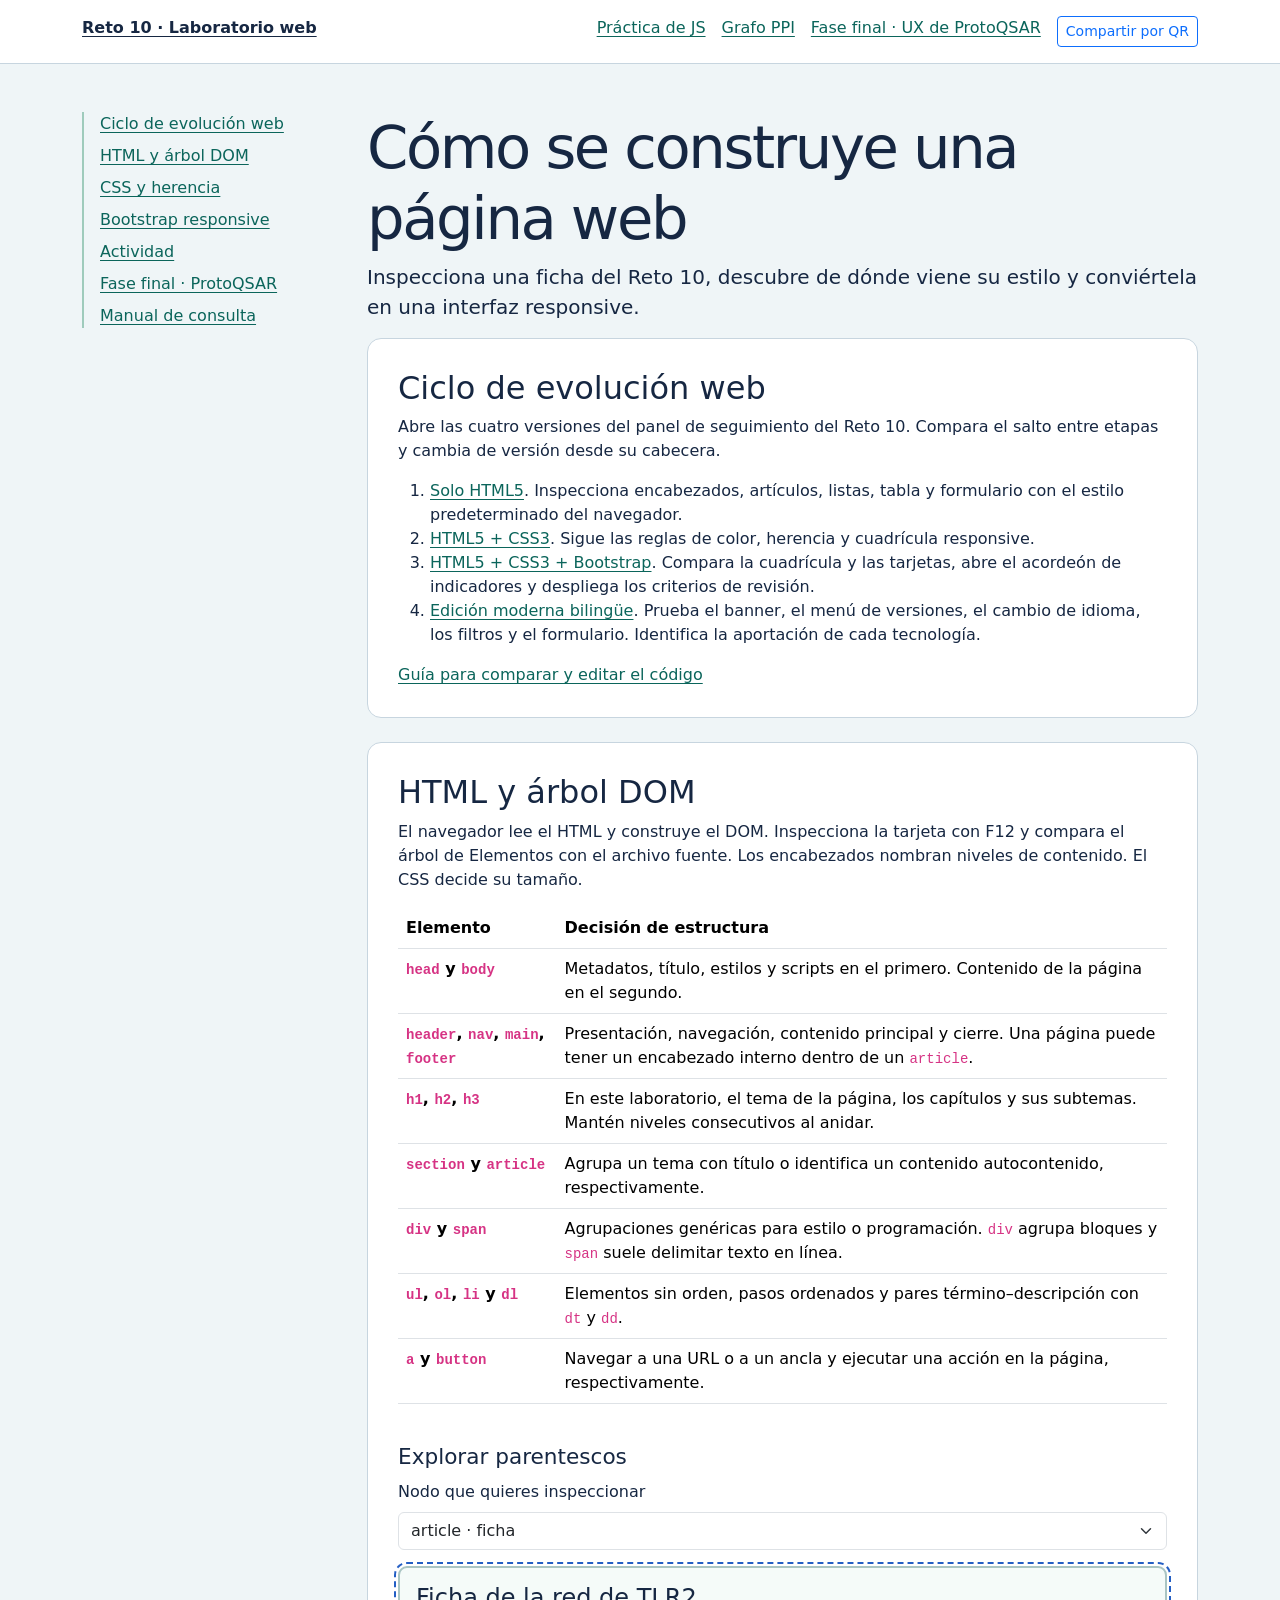
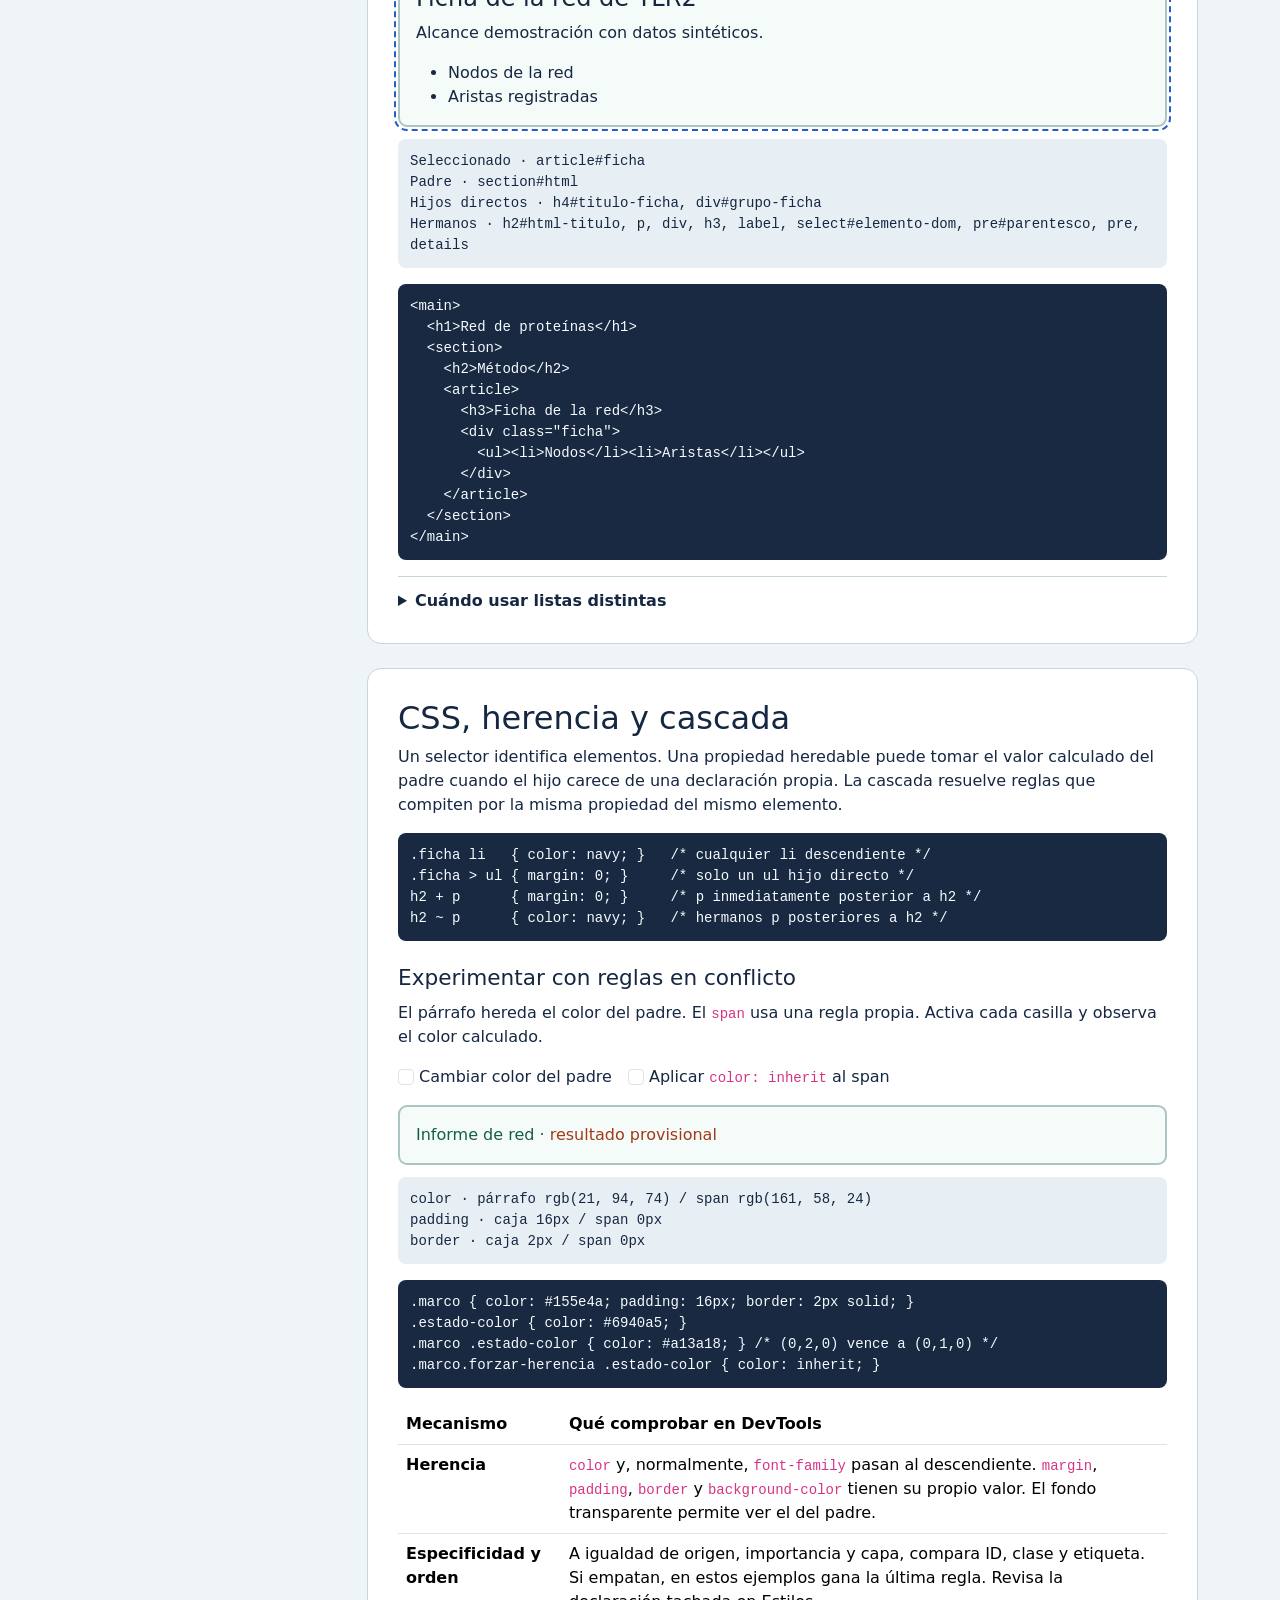
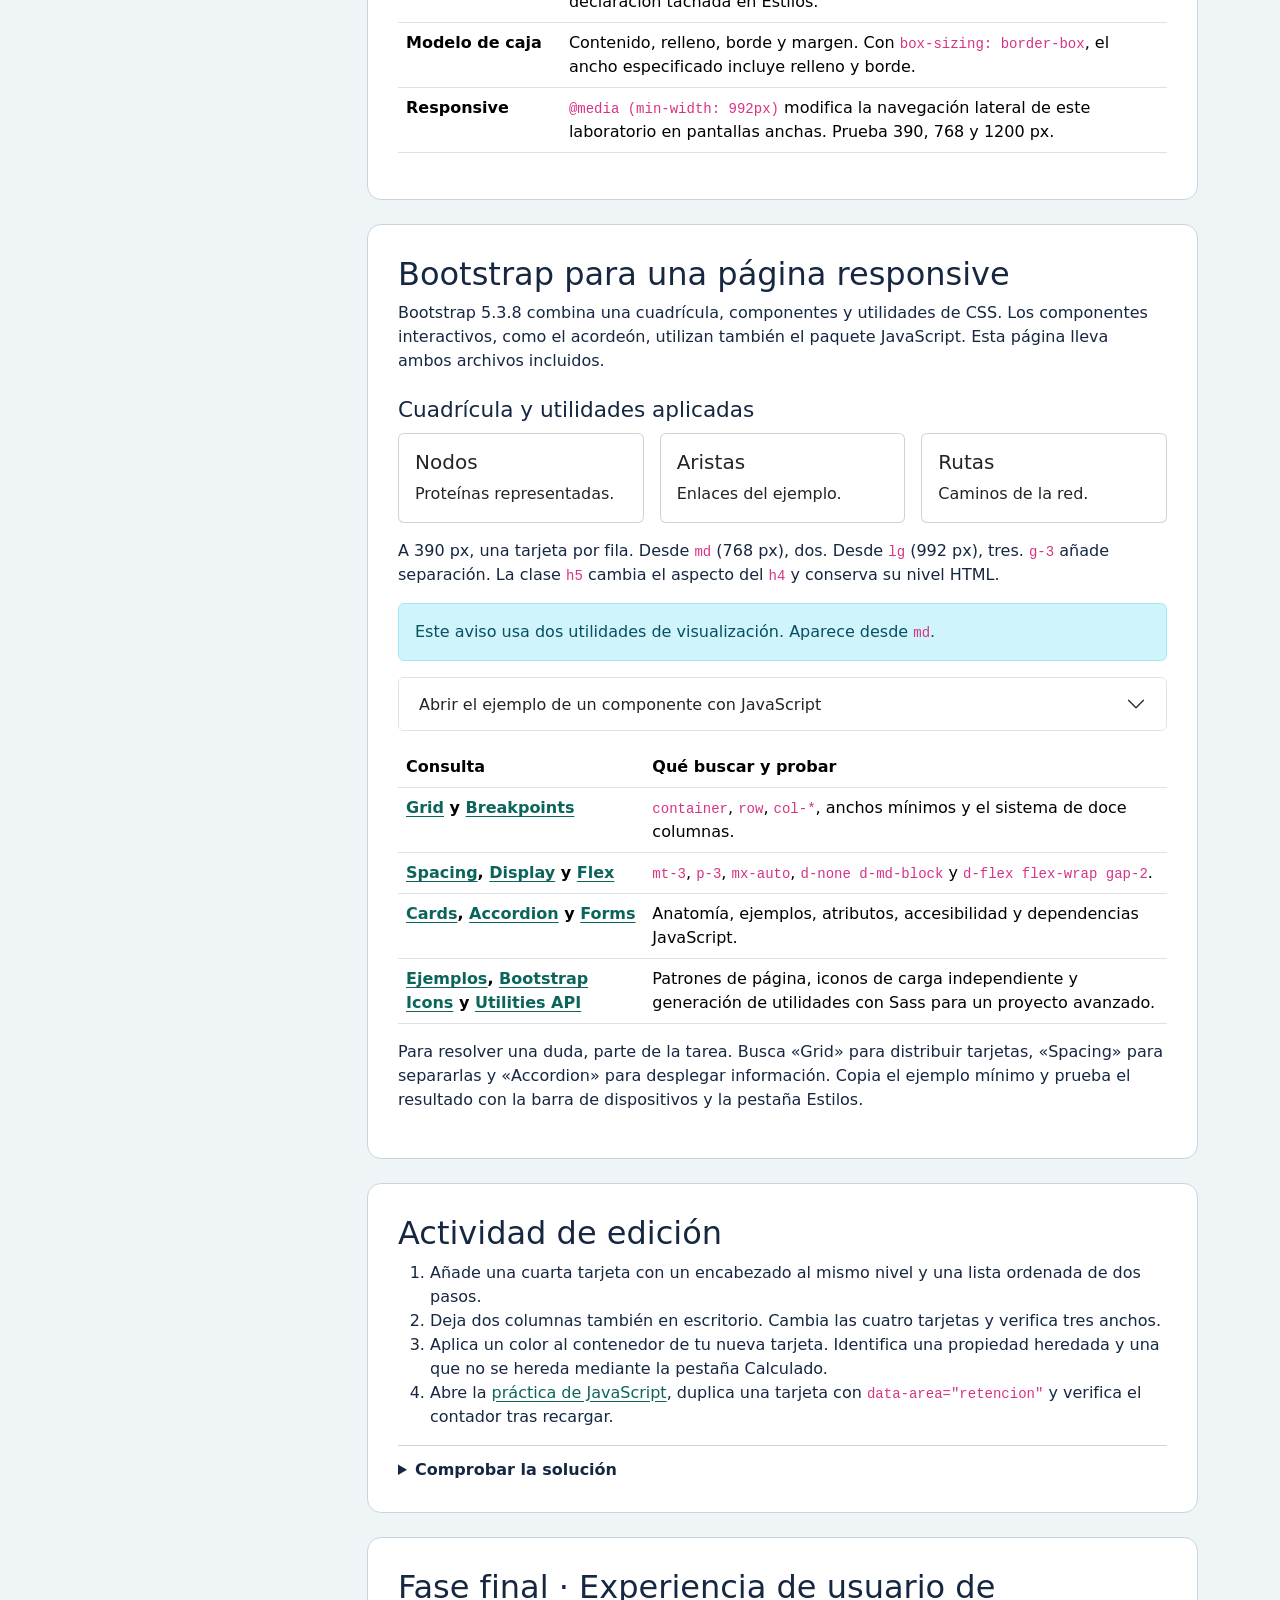
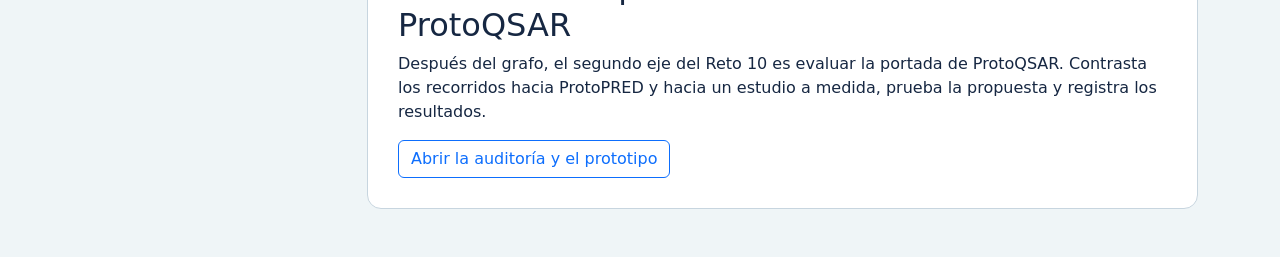
<file: index.html>
<!doctype html>
<html lang="es">
<head>
  <meta charset="utf-8">
  <meta name="viewport" content="width=device-width, initial-scale=1">
  <title>Laboratorio web · Reto 10</title>
  <!-- Orden de carga. La hoja del laboratorio se declara después de Bootstrap para ajustar su diseño. -->
  <link rel="stylesheet" href="recursos/bibliotecas/bootstrap-5.3.8.min.css">
  <link rel="stylesheet" href="recursos/estilos/01_laboratorio_web.css">
  <script src="recursos/bibliotecas/bootstrap-5.3.8.bundle.min.js" defer></script>
  <!-- Script del laboratorio. Inspecciona relaciones del DOM y muestra valores de CSS calculados. -->
  <script src="recursos/scripts/01_laboratorio_web.js" defer></script>
  <script src="recursos/bibliotecas/qrcodejs-1.0.0.min.js" defer></script>
  <script src="recursos/scripts/compartir_qr.js" defer></script>
</head>


<body>
  <a class="visually-hidden-focusable" href="#contenido">Saltar al contenido</a>
  <header class="masthead">
    <div class="container py-3 d-flex flex-wrap justify-content-between gap-2">
      <a class="lab-brand" href="#contenido">Reto 10 · Laboratorio web</a>
      <nav class="d-flex flex-wrap gap-3" aria-label="Taller completo">
        <a href="paginas/laboratorio/01_dom.html">Práctica de JS</a>
        <a href="paginas/grafos/02_grafo.html">Grafo PPI</a>
        <a href="paginas/casos/03_protoqsar.html">Fase final · UX de ProtoQSAR</a>
        <button class="btn btn-sm btn-outline-primary" type="button" data-bs-toggle="modal" data-bs-target="#modal-qr">Compartir por QR</button>
      </nav>
    </div>
  </header>
  <!-- container centra el contenido. Las clases py controlan el espacio vertical y lg indica un punto de ruptura. -->
  <main id="contenido" class="container py-4 py-lg-5">
    <div class="row g-4">
      <!-- El índice ocupa toda la fila en móvil y tres de las doce columnas desde lg. -->
      <aside class="col-12 col-lg-3">
        <nav class="lab-nav" aria-label="Secciones del laboratorio">
          <a href="#ciclo">Ciclo de evolución web</a>
          <a href="#html">HTML y árbol DOM</a>
          <a href="#css">CSS y herencia</a>
          <a href="#bootstrap">Bootstrap responsive</a>
          <a href="#actividad">Actividad</a>
          <a href="#cierre-ux">Fase final · ProtoQSAR</a>
          <a href="documentacion/Manual_HTML_CSS_Bootstrap.md">Manual de consulta</a>
        </nav>
      </aside>
      <div class="col-12 col-lg-9">
        <h1>Cómo se construye una página web</h1>
        <p class="lead">Inspecciona una ficha del Reto 10, descubre de dónde viene su estilo y conviértela en una interfaz responsive.</p>

        <!-- Cada enlace abre un archivo distinto. Compara su código fuente para localizar qué incorpora cada etapa. -->
        <section class="lesson" id="ciclo" aria-labelledby="ciclo-titulo">
          <h2 id="ciclo-titulo">Ciclo de evolución web</h2>
          <p>Abre las cuatro versiones del panel de seguimiento del Reto 10. Compara el salto entre etapas y cambia de versión desde su cabecera.</p>
          <ol class="mb-3">
            <li><a href="paginas/laboratorio/01_ciclo_1_html.html">Solo HTML5</a>. Inspecciona encabezados, artículos, listas, tabla y formulario con el estilo predeterminado del navegador.</li>
            <li><a href="paginas/laboratorio/01_ciclo_2_css.html">HTML5 + CSS3</a>. Sigue las reglas de color, herencia y cuadrícula responsive.</li>
            <li><a href="paginas/laboratorio/01_ciclo_3_bootstrap.html">HTML5 + CSS3 + Bootstrap</a>. Compara la cuadrícula y las tarjetas, abre el acordeón de indicadores y despliega los criterios de revisión.</li>
            <li><a href="paginas/laboratorio/01_ciclo_4_avanzado.html">Edición moderna bilingüe</a>. Prueba el banner, el menú de versiones, el cambio de idioma, los filtros y el formulario. Identifica la aportación de cada tecnología.</li>
          </ol>
          <a href="documentacion/Guia_Ciclo_Web.md">Guía para comparar y editar el código</a>
        </section>

        <!-- El visualizador del DOM busca un elemento por id y describe su padre, hijos y hermanos. -->
        <section class="lesson" id="html" aria-labelledby="html-titulo">
          <h2 id="html-titulo">HTML y árbol DOM</h2>
          <p>El navegador lee el HTML y construye el DOM. Inspecciona la tarjeta con F12 y compara el árbol de Elementos con el archivo fuente. Los encabezados nombran niveles de contenido. El CSS decide su tamaño.</p>
          <div class="table-responsive">
            <table class="table">
              <thead><tr><th scope="col">Elemento</th><th scope="col">Decisión de estructura</th></tr></thead>
              <tbody>
                <tr><th scope="row"><code>head</code> y <code>body</code></th><td>Metadatos, título, estilos y scripts en el primero. Contenido de la página en el segundo.</td></tr>
                <tr><th scope="row"><code>header</code>, <code>nav</code>, <code>main</code>, <code>footer</code></th><td>Presentación, navegación, contenido principal y cierre. Una página puede tener un encabezado interno dentro de un <code>article</code>.</td></tr>
                <tr><th scope="row"><code>h1</code>, <code>h2</code>, <code>h3</code></th><td>En este laboratorio, el tema de la página, los capítulos y sus subtemas. Mantén niveles consecutivos al anidar.</td></tr>
                <tr><th scope="row"><code>section</code> y <code>article</code></th><td>Agrupa un tema con título o identifica un contenido autocontenido, respectivamente.</td></tr>
                <tr><th scope="row"><code>div</code> y <code>span</code></th><td>Agrupaciones genéricas para estilo o programación. <code>div</code> agrupa bloques y <code>span</code> suele delimitar texto en línea.</td></tr>
                <tr><th scope="row"><code>ul</code>, <code>ol</code>, <code>li</code> y <code>dl</code></th><td>Elementos sin orden, pasos ordenados y pares término–descripción con <code>dt</code> y <code>dd</code>.</td></tr>
                <tr><th scope="row"><code>a</code> y <code>button</code></th><td>Navegar a una URL o a un ancla y ejecutar una acción en la página, respectivamente.</td></tr>
              </tbody>
            </table>
          </div>
          <h3>Explorar parentescos</h3>
          <label class="form-label" for="elemento-dom">Nodo que quieres inspeccionar</label>
          <select id="elemento-dom" class="form-select mb-3">
            <option value="ficha">article · ficha</option>
            <option value="titulo-ficha">h4 · título de la ficha</option>
            <option value="grupo-ficha">div · agrupador</option>
            <option value="lista-ficha">ul · lista</option>
            <option value="fila-ficha">li · primera entrada</option>
            <option value="detalle-ficha">span · texto dentro del párrafo</option>
          </select>
          <article id="ficha" class="sample-card ficha" aria-labelledby="titulo-ficha">
            <h4 id="titulo-ficha">Ficha de la red de TLR2</h4>
            <div id="grupo-ficha">
              <p>Alcance <span id="detalle-ficha">demostración con datos sintéticos</span>.</p>
              <ul id="lista-ficha">
                <li id="fila-ficha">Nodos de la red</li>
                <li>Aristas registradas</li>
              </ul>
            </div>
          </article>
          <pre id="parentesco" class="output" aria-live="polite"></pre>
          <pre><code>&lt;main&gt;
  &lt;h1&gt;Red de proteínas&lt;/h1&gt;
  &lt;section&gt;
    &lt;h2&gt;Método&lt;/h2&gt;
    &lt;article&gt;
      &lt;h3&gt;Ficha de la red&lt;/h3&gt;
      &lt;div class="ficha"&gt;
        &lt;ul&gt;&lt;li&gt;Nodos&lt;/li&gt;&lt;li&gt;Aristas&lt;/li&gt;&lt;/ul&gt;
      &lt;/div&gt;
    &lt;/article&gt;
  &lt;/section&gt;
&lt;/main&gt;</code></pre>
          <details>
            <summary>Cuándo usar listas distintas</summary>
            <ul><li>Fuentes del proyecto</li><li>Tipos de arista<ul><li>Asociación</li><li>Relación dirigida</li></ul></li></ul>
            <ol><li>Inspeccionar el nodo.</li><li>Editar su clase.</li><li>Recargar y verificar.</li></ol>
            <dl><dt>Grado</dt><dd>Número de aristas incidentes en un grafo simple.</dd><dt>Arista</dt><dd>Enlace entre dos nodos.</dd></dl>
          </details>
        </section>

        <!-- Las casillas activan clases en el ejemplo. getComputedStyle lee el resultado de la cascada. -->
        <section class="lesson" id="css" aria-labelledby="css-titulo">
          <h2 id="css-titulo">CSS, herencia y cascada</h2>
          <p>Un selector identifica elementos. Una propiedad heredable puede tomar el valor calculado del padre cuando el hijo carece de una declaración propia. La cascada resuelve reglas que compiten por la misma propiedad del mismo elemento.</p>
          <pre><code>.ficha li   { color: navy; }   /* cualquier li descendiente */
.ficha > ul { margin: 0; }     /* solo un ul hijo directo */
h2 + p      { margin: 0; }     /* p inmediatamente posterior a h2 */
h2 ~ p      { color: navy; }   /* hermanos p posteriores a h2 */</code></pre>
          <h3>Experimentar con reglas en conflicto</h3>
          <p>El párrafo hereda el color del padre. El <code>span</code> usa una regla propia. Activa cada casilla y observa el color calculado.</p>
          <div class="d-flex flex-wrap gap-3 mb-3">
            <label><input id="cambiar-padre" class="form-check-input" type="checkbox"> Cambiar color del padre</label>
            <label><input id="forzar-herencia" class="form-check-input" type="checkbox"> Aplicar <code>color: inherit</code> al span</label>
          </div>
          <div id="ejemplo-cascada" class="marco">
            <p id="texto-padre">Informe de red · <span id="texto-hijo" class="estado-color">resultado provisional</span></p>
          </div>
          <pre id="valores-css" class="output" aria-live="polite"></pre>
          <pre><code>.marco { color: #155e4a; padding: 16px; border: 2px solid; }
.estado-color { color: #6940a5; }
.marco .estado-color { color: #a13a18; } /* (0,2,0) vence a (0,1,0) */
.marco.forzar-herencia .estado-color { color: inherit; }</code></pre>
          <div class="table-responsive">
            <table class="table">
              <thead><tr><th scope="col">Mecanismo</th><th scope="col">Qué comprobar en DevTools</th></tr></thead>
              <tbody>
                <tr><th scope="row">Herencia</th><td><code>color</code> y, normalmente, <code>font-family</code> pasan al descendiente. <code>margin</code>, <code>padding</code>, <code>border</code> y <code>background-color</code> tienen su propio valor. El fondo transparente permite ver el del padre.</td></tr>
                <tr><th scope="row">Especificidad y orden</th><td>A igualdad de origen, importancia y capa, compara ID, clase y etiqueta. Si empatan, en estos ejemplos gana la última regla. Revisa la declaración tachada en Estilos.</td></tr>
                <tr><th scope="row">Modelo de caja</th><td>Contenido, relleno, borde y margen. Con <code>box-sizing: border-box</code>, el ancho especificado incluye relleno y borde.</td></tr>
                <tr><th scope="row">Responsive</th><td><code>@media (min-width: 992px)</code> modifica la navegación lateral de este laboratorio en pantallas anchas. Prueba 390, 768 y 1200 px.</td></tr>
              </tbody>
            </table>
          </div>
        </section>

        <!-- La cuadrícula usa clases responsive y el acordeón usa el JavaScript incluido en el bundle. -->
        <section class="lesson" id="bootstrap" aria-labelledby="bootstrap-titulo">
          <h2 id="bootstrap-titulo">Bootstrap para una página responsive</h2>
          <p>Bootstrap 5.3.8 combina una cuadrícula, componentes y utilidades de CSS. Los componentes interactivos, como el acordeón, utilizan también el paquete JavaScript. Esta página lleva ambos archivos incluidos.</p>
          <h3>Cuadrícula y utilidades aplicadas</h3>
          <div class="row g-3 mb-3" id="rejilla-bootstrap">
            <div class="col-12 col-md-6 col-lg-4"><div class="card h-100"><div class="card-body"><h4 class="h5 card-title">Nodos</h4><p class="card-text mb-0">Proteínas representadas.</p></div></div></div>
            <div class="col-12 col-md-6 col-lg-4"><div class="card h-100"><div class="card-body"><h4 class="h5 card-title">Aristas</h4><p class="card-text mb-0">Enlaces del ejemplo.</p></div></div></div>
            <div class="col-12 col-md-6 col-lg-4"><div class="card h-100"><div class="card-body"><h4 class="h5 card-title">Rutas</h4><p class="card-text mb-0">Caminos de la red.</p></div></div></div>
          </div>
          <p>A 390 px, una tarjeta por fila. Desde <code>md</code> (768 px), dos. Desde <code>lg</code> (992 px), tres. <code>g-3</code> añade separación. La clase <code>h5</code> cambia el aspecto del <code>h4</code> y conserva su nivel HTML.</p>
          <div class="alert alert-info d-none d-md-block">Este aviso usa dos utilidades de visualización. Aparece desde <code>md</code>.</div>
          <div class="accordion mb-3" id="acordeon-lab">
            <div class="accordion-item">
              <!-- El botón y el panel se relacionan mediante data-bs-target, id y aria-controls. -->
              <h3 class="accordion-header"><button class="accordion-button collapsed" type="button" data-bs-toggle="collapse" data-bs-target="#detalle-boots" aria-expanded="false" aria-controls="detalle-boots">Abrir el ejemplo de un componente con JavaScript</button></h3>
              <div id="detalle-boots" class="accordion-collapse collapse"><div class="accordion-body">El botón usa <code>data-bs-toggle="collapse"</code>. Su destino, <code>#detalle-boots</code>, coincide con el ID de este panel. Comprueba el cambio de <code>aria-expanded</code> al abrir y cerrar.</div></div>
            </div>
          </div>
          <div class="table-responsive">
            <table class="table">
              <thead><tr><th scope="col">Consulta</th><th scope="col">Qué buscar y probar</th></tr></thead>
              <tbody>
                <tr><th scope="row"><a href="https://getbootstrap.com/docs/5.3/layout/grid/">Grid</a> y <a href="https://getbootstrap.com/docs/5.3/layout/breakpoints/">Breakpoints</a></th><td><code>container</code>, <code>row</code>, <code>col-*</code>, anchos mínimos y el sistema de doce columnas.</td></tr>
                <tr><th scope="row"><a href="https://getbootstrap.com/docs/5.3/utilities/spacing/">Spacing</a>, <a href="https://getbootstrap.com/docs/5.3/utilities/display/">Display</a> y <a href="https://getbootstrap.com/docs/5.3/utilities/flex/">Flex</a></th><td><code>mt-3</code>, <code>p-3</code>, <code>mx-auto</code>, <code>d-none d-md-block</code> y <code>d-flex flex-wrap gap-2</code>.</td></tr>
                <tr><th scope="row"><a href="https://getbootstrap.com/docs/5.3/components/card/">Cards</a>, <a href="https://getbootstrap.com/docs/5.3/components/accordion/">Accordion</a> y <a href="https://getbootstrap.com/docs/5.3/forms/overview/">Forms</a></th><td>Anatomía, ejemplos, atributos, accesibilidad y dependencias JavaScript.</td></tr>
                <tr><th scope="row"><a href="https://getbootstrap.com/docs/5.3/examples/">Ejemplos</a>, <a href="https://icons.getbootstrap.com/">Bootstrap Icons</a> y <a href="https://getbootstrap.com/docs/5.3/utilities/api/">Utilities API</a></th><td>Patrones de página, iconos de carga independiente y generación de utilidades con Sass para un proyecto avanzado.</td></tr>
              </tbody>
            </table>
          </div>
          <p>Para resolver una duda, parte de la tarea. Busca «Grid» para distribuir tarjetas, «Spacing» para separarlas y «Accordion» para desplegar información. Copia el ejemplo mínimo y prueba el resultado con la barra de dispositivos y la pestaña Estilos.</p>
        </section>

        <section class="lesson" id="actividad" aria-labelledby="actividad-titulo">
          <h2 id="actividad-titulo">Actividad de edición</h2>
          <ol>
            <li>Añade una cuarta tarjeta con un encabezado al mismo nivel y una lista ordenada de dos pasos.</li>
            <li>Deja dos columnas también en escritorio. Cambia las cuatro tarjetas y verifica tres anchos.</li>
            <li>Aplica un color al contenedor de tu nueva tarjeta. Identifica una propiedad heredada y una que no se hereda mediante la pestaña Calculado.</li>
            <li>Abre la <a href="paginas/laboratorio/01_dom.html">práctica de JavaScript</a>, duplica una tarjeta con <code>data-area="retencion"</code> y verifica el contador tras recargar.</li>
          </ol>
          <details>
            <summary>Comprobar la solución</summary>
            <p>Usa <code>col-12 col-md-6</code> en las cuatro columnas. El color puede heredarse, mientras que el relleno corresponde a la caja que lo declara. En la práctica de JavaScript, el filtro Retención debe mostrar dos tarjetas tras duplicar la existente.</p>
          </details>
        </section>
        <section class="lesson mb-0" id="cierre-ux" aria-labelledby="cierre-ux-titulo">
          <h2 id="cierre-ux-titulo">Fase final · Experiencia de usuario de ProtoQSAR</h2>
          <p>Después del grafo, el segundo eje del Reto 10 es evaluar la portada de ProtoQSAR. Contrasta los recorridos hacia ProtoPRED y hacia un estudio a medida, prueba la propuesta y registra los resultados.</p>
          <a class="btn btn-outline-primary" href="paginas/casos/03_protoqsar.html">Abrir la auditoría y el prototipo</a>
        </section>
      </div>
    </div>
  </main>
  <!-- El modal usa Bootstrap. data-qr-index es una ruta relativa a la portada del proyecto. -->
  <div class="modal fade" id="modal-qr" tabindex="-1" aria-labelledby="titulo-qr" aria-hidden="true">
    <div class="modal-dialog modal-dialog-centered modal-dialog-scrollable">
      <div class="modal-content">
        <div class="modal-header">
          <h2 class="modal-title h5" id="titulo-qr">Compartir la web por QR</h2>
          <button type="button" class="btn-close" data-bs-dismiss="modal" aria-label="Cerrar"></button>
        </div>
        <div class="modal-body">
          <form id="formulario-qr" data-qr-index="index.html" novalidate>
            <label for="url-qr" class="form-label">URL pública de GitHub Pages</label>
            <input id="url-qr" class="form-control" type="url" inputmode="url" spellcheck="false" maxlength="1024" aria-describedby="ayuda-qr estado-qr" required>
            <p id="ayuda-qr" class="form-text">Desde una copia local, pega la URL que aparece en Settings → Pages. Admite también el dominio personalizado del sitio.</p>
            <button type="submit" class="btn btn-primary">Generar QR</button>
          </form>
          <p id="estado-qr" role="status" class="small mt-2 mb-0"></p>
          <figure id="resultado-qr" class="text-center mb-0 mt-3" hidden>
            <img id="imagen-qr" class="img-fluid" width="288" height="288" alt="Código QR de la web publicada">
            <figcaption class="mt-2">
              <a id="destino-qr" class="d-block text-break mb-2"></a>
              <a id="descarga-qr" class="btn btn-outline-primary" download="taller-web-bda-qr.png">Descargar PNG</a>
            </figcaption>
          </figure>
        </div>
      </div>
    </div>
  </div>
</body>
</html>
</file>
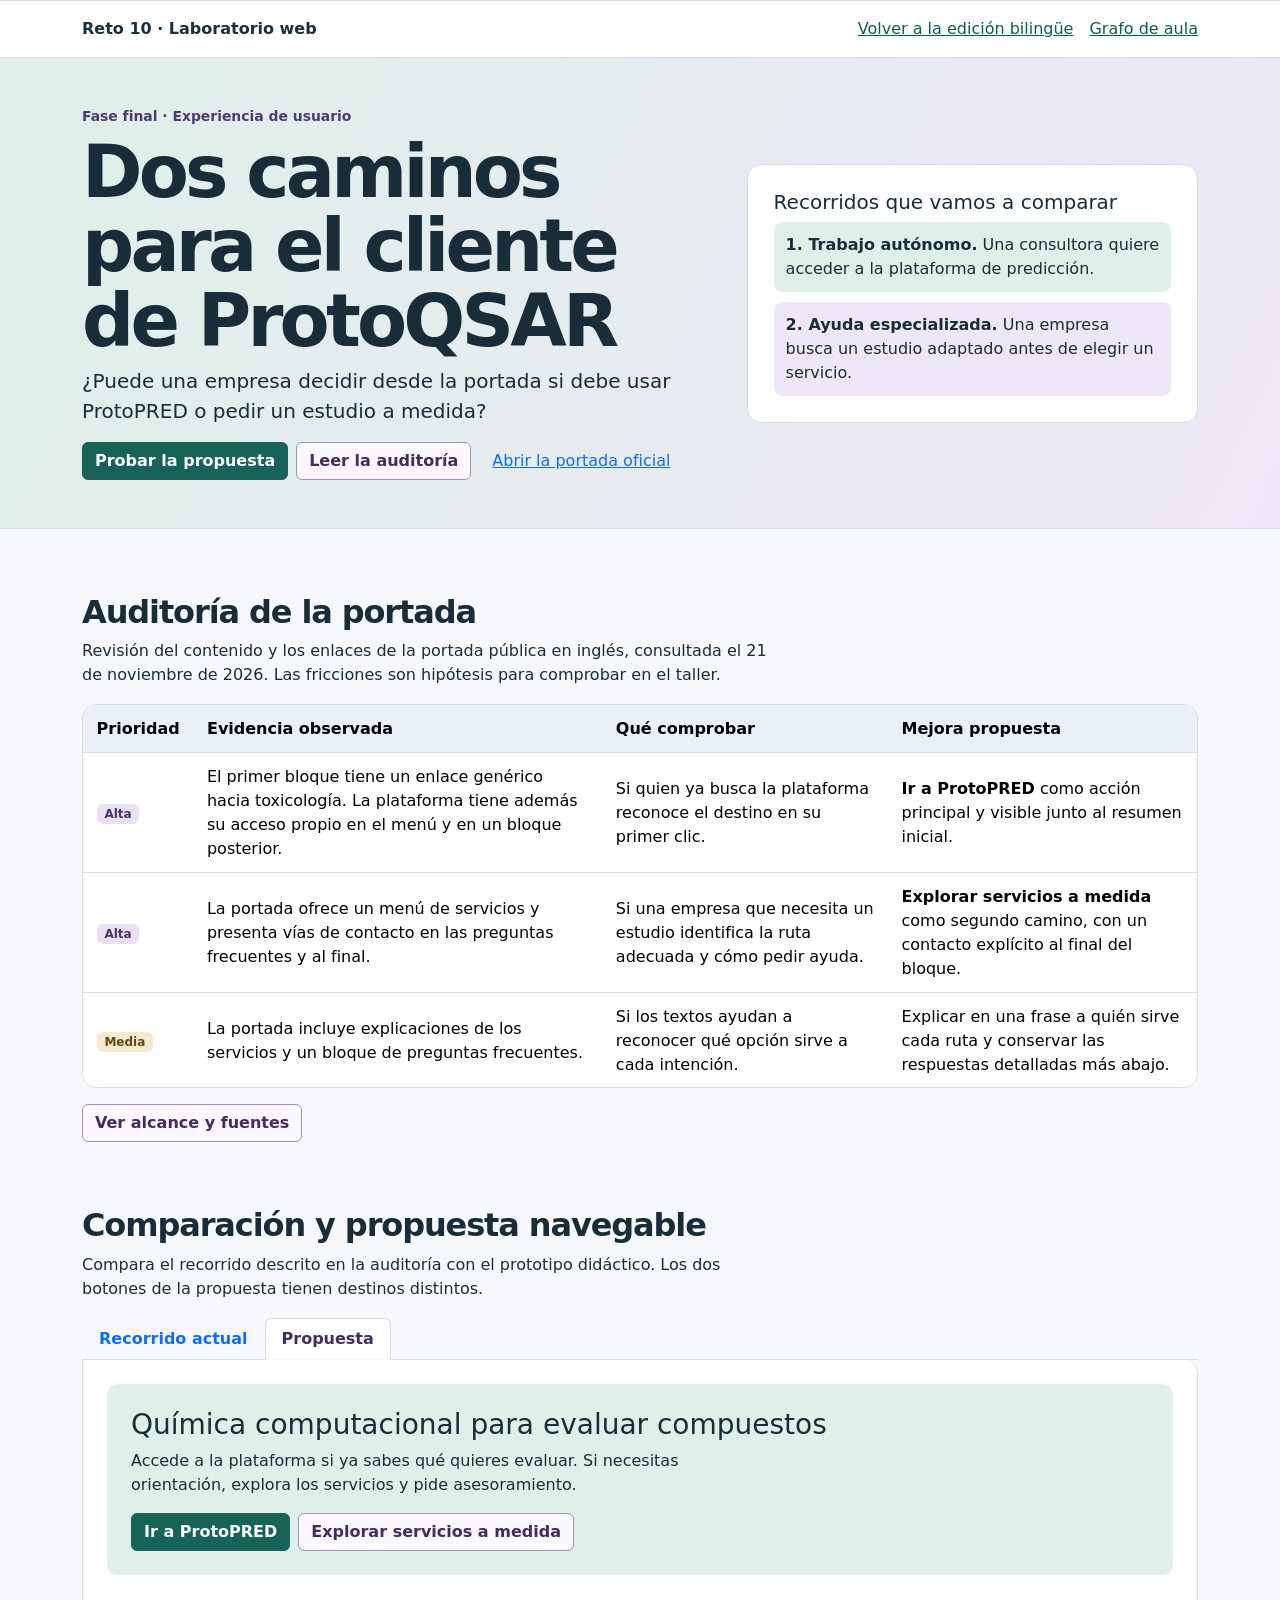
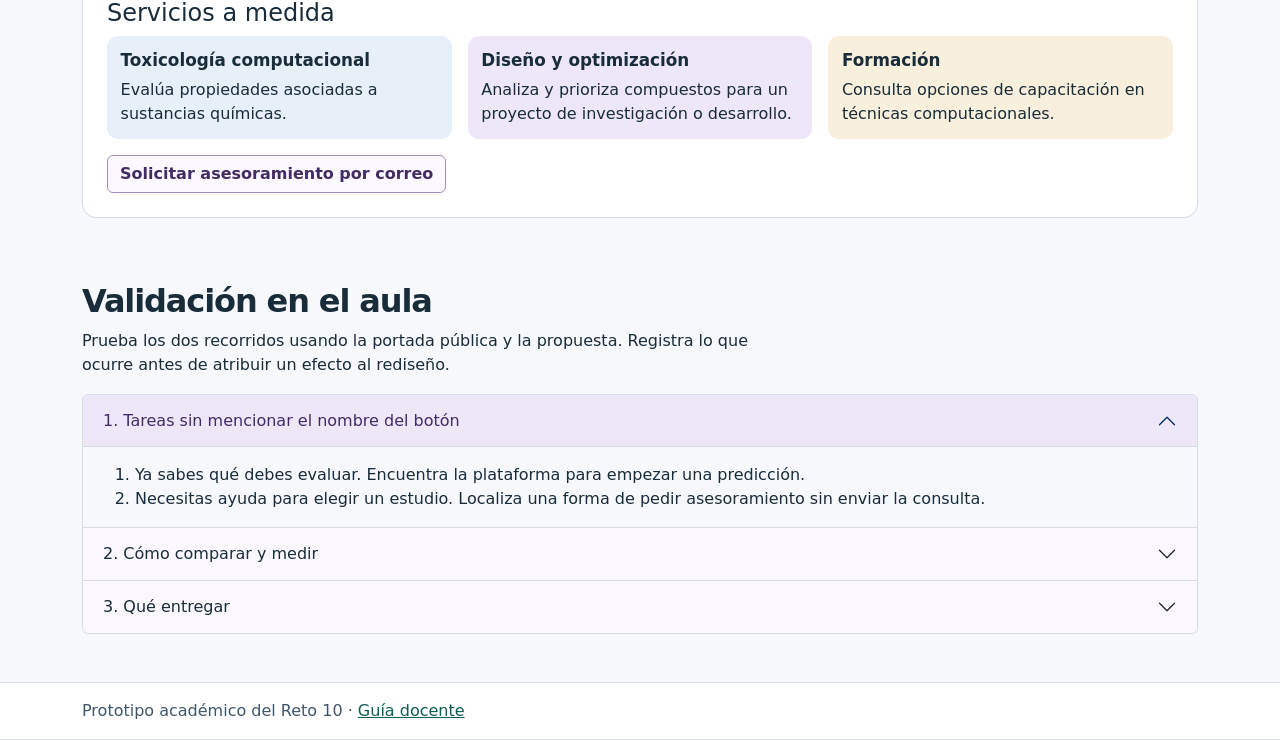
<file: paginas/casos/03_protoqsar.html>
<!doctype html>
<html lang="es">
<head>
  <meta charset="utf-8">
  <meta name="viewport" content="width=device-width, initial-scale=1">
  <title>Experiencia de usuario de ProtoQSAR · Reto 10</title>
  <link rel="stylesheet" href="../../recursos/bibliotecas/bootstrap-5.3.8.min.css">
  <link rel="stylesheet" href="../../recursos/estilos/03_protoqsar.css">
  <!-- El bundle activa las pestañas, los paneles plegables y el acordeón. -->
  <script src="../../recursos/bibliotecas/bootstrap-5.3.8.bundle.min.js" defer></script>
</head>
<body>
  <a class="visually-hidden-focusable" href="#contenido">Saltar al contenido</a>
  <header class="case-nav">
    <nav class="container d-flex flex-wrap justify-content-between align-items-center gap-2 py-3" aria-label="Navegación del caso">
      <a class="case-brand" href="../../index.html">Reto 10 · Laboratorio web</a>
      <div class="d-flex flex-wrap gap-3">
        <a href="../laboratorio/01_ciclo_4_avanzado.html">Volver a la edición bilingüe</a>
        <a href="../grafos/02_grafo.html">Grafo de aula</a>
      </div>
    </nav>
  </header>

  <main id="contenido">
    <section class="case-hero">
      <div class="container py-5">
        <div class="row g-4 align-items-center">
          <div class="col-12 col-lg-7">
            <p class="case-phase mb-2">Fase final · Experiencia de usuario</p>
            <h1>Dos caminos para el cliente de ProtoQSAR</h1>
            <p class="lead">¿Puede una empresa decidir desde la portada si debe usar ProtoPRED o pedir un estudio a medida?</p>
            <div class="d-flex flex-wrap gap-2">
              <a class="btn btn-case-primary" href="#prototipo">Probar la propuesta</a>
              <a class="btn btn-case-outline" href="#auditoria">Leer la auditoría</a>
              <a class="btn btn-link" href="https://protoqsar.com/en/">Abrir la portada oficial</a>
            </div>
          </div>
          <div class="col-12 col-lg-5">
            <div class="case-route">
              <h2 class="h5">Recorridos que vamos a comparar</h2>
              <ol class="list-unstyled mb-0">
                <li><strong>1. Trabajo autónomo.</strong> Una consultora quiere acceder a la plataforma de predicción.</li>
                <li><strong>2. Ayuda especializada.</strong> Una empresa busca un estudio adaptado antes de elegir un servicio.</li>
              </ol>
            </div>
          </div>
        </div>
      </div>
    </section>

    <div class="container pb-5">
      <section id="auditoria" class="case-section" aria-labelledby="titulo-auditoria">
        <div class="case-heading">
          <h2 id="titulo-auditoria">Auditoría de la portada</h2>
          <p>Revisión del contenido y los enlaces de la portada pública en inglés, consultada el 21 de noviembre de 2026. Las fricciones son hipótesis para comprobar en el taller.</p>
        </div>
        <div class="table-responsive case-surface" role="region" aria-labelledby="titulo-auditoria" tabindex="0">
          <table class="table align-middle case-matrix mb-0">
            <caption class="visually-hidden">Hallazgos, prioridades y propuestas de experiencia de usuario</caption>
            <thead><tr><th scope="col">Prioridad</th><th scope="col">Evidencia observada</th><th scope="col">Qué comprobar</th><th scope="col">Mejora propuesta</th></tr></thead>
            <tbody>
              <tr>
                <th scope="row"><span class="badge case-badge-high">Alta</span></th>
                <td>El primer bloque tiene un enlace genérico hacia toxicología. La plataforma tiene además su acceso propio en el menú y en un bloque posterior.</td>
                <td>Si quien ya busca la plataforma reconoce el destino en su primer clic.</td>
                <td><strong>Ir a ProtoPRED</strong> como acción principal y visible junto al resumen inicial.</td>
              </tr>
              <tr>
                <th scope="row"><span class="badge case-badge-high">Alta</span></th>
                <td>La portada ofrece un menú de servicios y presenta vías de contacto en las preguntas frecuentes y al final.</td>
                <td>Si una empresa que necesita un estudio identifica la ruta adecuada y cómo pedir ayuda.</td>
                <td><strong>Explorar servicios a medida</strong> como segundo camino, con un contacto explícito al final del bloque.</td>
              </tr>
              <tr>
                <th scope="row"><span class="badge case-badge-medium">Media</span></th>
                <td>La portada incluye explicaciones de los servicios y un bloque de preguntas frecuentes.</td>
                <td>Si los textos ayudan a reconocer qué opción sirve a cada intención.</td>
                <td>Explicar en una frase a quién sirve cada ruta y conservar las respuestas detalladas más abajo.</td>
              </tr>
            </tbody>
          </table>
        </div>
        <!-- Este Collapse funciona de manera independiente del acordeón de validación. -->
        <button class="btn btn-case-outline mt-3" type="button" data-bs-toggle="collapse" data-bs-target="#alcance-ux"
          aria-expanded="false" aria-controls="alcance-ux">Ver alcance y fuentes</button>
        <div id="alcance-ux" class="collapse mt-2">
          <div class="case-surface p-3">
            <p>La observación corresponde a una revisión experta de contenido y enlaces. Los tiempos, tasas de éxito y diferencias entre dispositivos se medirán con las tareas de clase.</p>
            <ul class="mb-0">
              <li><a href="https://protoqsar.com/en/">Portada pública de ProtoQSAR</a>.</li>
              <li><a href="https://chatgpt.com/library?file_id=libfile_67f97e504eac819190484441f9637e98&amp;account_id=personal">Encargo del Reto 10</a>, páginas 7–9, sobre objetivos B2B, ProtoPRED y estudios a medida.</li>
            </ul>
          </div>
        </div>
      </section>

      <section id="prototipo" class="case-section" aria-labelledby="titulo-prototipo">
        <div class="case-heading">
          <h2 id="titulo-prototipo">Comparación y propuesta navegable</h2>
          <p>Compara el recorrido descrito en la auditoría con el prototipo didáctico. Los dos botones de la propuesta tienen destinos distintos.</p>
        </div>
        <!-- Las pestañas enlazan cada botón con su panel mediante id y data-bs-target. -->
        <ul class="nav nav-tabs case-tabs" id="comparador-ux" role="tablist" aria-label="Comparación de la portada y el prototipo">
          <li class="nav-item" role="presentation">
            <button id="tab-actual" class="nav-link" type="button" data-bs-toggle="tab" data-bs-target="#panel-actual"
              role="tab" aria-controls="panel-actual" aria-selected="false">Recorrido actual</button>
          </li>
          <li class="nav-item" role="presentation">
            <button id="tab-propuesta" class="nav-link active" type="button" data-bs-toggle="tab" data-bs-target="#panel-propuesta"
              role="tab" aria-controls="panel-propuesta" aria-selected="true">Propuesta</button>
          </li>
        </ul>
        <div class="tab-content case-surface case-panels">
          <div class="tab-pane fade" id="panel-actual" role="tabpanel" aria-labelledby="tab-actual" tabindex="0">
            <h3>Cómo están repartidos los accesos</h3>
            <ul>
              <li><strong>Plataforma.</strong> Acceso en la navegación o en el bloque de ProtoPRED situado más abajo en la portada.</li>
              <li><strong>Servicios.</strong> Menú por especialidad. La orientación personalizada aparece en las preguntas frecuentes y en el contacto final.</li>
            </ul>
            <a class="btn btn-case-outline" href="https://protoqsar.com/en/">Comprobar los accesos en la portada oficial</a>
          </div>
          <div class="tab-pane fade show active" id="panel-propuesta" role="tabpanel" aria-labelledby="tab-propuesta" tabindex="0">
            <div class="prototype-intro">
              <h3>Química computacional para evaluar compuestos</h3>
              <p>Accede a la plataforma si ya sabes qué quieres evaluar. Si necesitas orientación, explora los servicios y pide asesoramiento.</p>
              <div class="actions d-flex flex-wrap gap-2">
                <a class="btn btn-case-primary" href="https://protopred.protoqsar.com/">Ir a ProtoPRED</a>
                <a class="btn btn-case-outline" href="#servicios">Explorar servicios a medida</a>
              </div>
            </div>
            <section id="servicios" class="mt-4" aria-labelledby="titulo-servicios">
              <h4 id="titulo-servicios">Servicios a medida</h4>
              <div class="row g-3 service-grid">
                <article class="col-12 col-md-6 col-lg-4"><div class="service h-100"><h5>Toxicología computacional</h5><p>Evalúa propiedades asociadas a sustancias químicas.</p></div></article>
                <article class="col-12 col-md-6 col-lg-4"><div class="service h-100"><h5>Diseño y optimización</h5><p>Analiza y prioriza compuestos para un proyecto de investigación o desarrollo.</p></div></article>
                <article class="col-12 col-md-6 col-lg-4"><div class="service h-100"><h5>Formación</h5><p>Consulta opciones de capacitación en técnicas computacionales.</p></div></article>
              </div>
              <a class="btn btn-case-outline mt-3" href="mailto:info@protoqsar.com">Solicitar asesoramiento por correo</a>
            </section>
          </div>
        </div>
      </section>

      <section id="validacion" class="case-section" aria-labelledby="titulo-validacion">
        <div class="case-heading">
          <h2 id="titulo-validacion">Validación en el aula</h2>
          <p>Prueba los dos recorridos usando la portada pública y la propuesta. Registra lo que ocurre antes de atribuir un efecto al rediseño.</p>
        </div>
        <!-- data-bs-parent mantiene un solo panel de metodología abierto. -->
        <div class="accordion" id="protocolo-ux">
          <div class="accordion-item">
            <h3 class="accordion-header"><button type="button" class="accordion-button" data-bs-toggle="collapse"
              data-bs-target="#tareas-ux" aria-expanded="true" aria-controls="tareas-ux">1. Tareas sin mencionar el nombre del botón</button></h3>
            <div id="tareas-ux" class="accordion-collapse collapse show" data-bs-parent="#protocolo-ux">
              <div class="accordion-body">
                <ol class="mb-0">
                  <li>Ya sabes qué debes evaluar. Encuentra la plataforma para empezar una predicción.</li>
                  <li>Necesitas ayuda para elegir un estudio. Localiza una forma de pedir asesoramiento sin enviar la consulta.</li>
                </ol>
              </div>
            </div>
          </div>
          <div class="accordion-item">
            <h3 class="accordion-header"><button type="button" class="accordion-button collapsed" data-bs-toggle="collapse"
              data-bs-target="#medicion-ux" aria-expanded="false" aria-controls="medicion-ux">2. Cómo comparar y medir</button></h3>
            <div id="medicion-ux" class="accordion-collapse collapse" data-bs-parent="#protocolo-ux">
              <div class="accordion-body">
                <p>Alterna qué versión se muestra primero, conserva el mismo ancho en cada comparación y repite a 390 y 1200 píxeles. Registra destino del primer clic, éxito de la tarea y tiempo desde que se ve la portada hasta alcanzar el destino.</p>
                <p class="mb-0">Como propuesta de medición en GTM y GA4, distingue <code>click_protopred</code> de <code>click_contact_study</code>. Registra la sección y la variante. Un clic hacia la plataforma o hacia el correo mide intención de continuar.</p>
              </div>
            </div>
          </div>
          <div class="accordion-item">
            <h3 class="accordion-header"><button type="button" class="accordion-button collapsed" data-bs-toggle="collapse"
              data-bs-target="#entrega-ux" aria-expanded="false" aria-controls="entrega-ux">3. Qué entregar</button></h3>
            <div id="entrega-ux" class="accordion-collapse collapse" data-bs-parent="#protocolo-ux">
              <div class="accordion-body">Presenta una evidencia de la portada, una hipótesis priorizada, el prototipo editado y una tabla de resultados con versión, tarea, ancho, primer clic, éxito y tiempo. Explica qué incertidumbre queda con la muestra del aula.</div>
            </div>
          </div>
        </div>
      </section>
    </div>
  </main>
  <footer class="case-footer"><div class="container py-3">Prototipo académico del Reto 10 · <a href="../../documentacion/Guia_docente.md">Guía docente</a></div></footer>
</body>
</html>
</file>
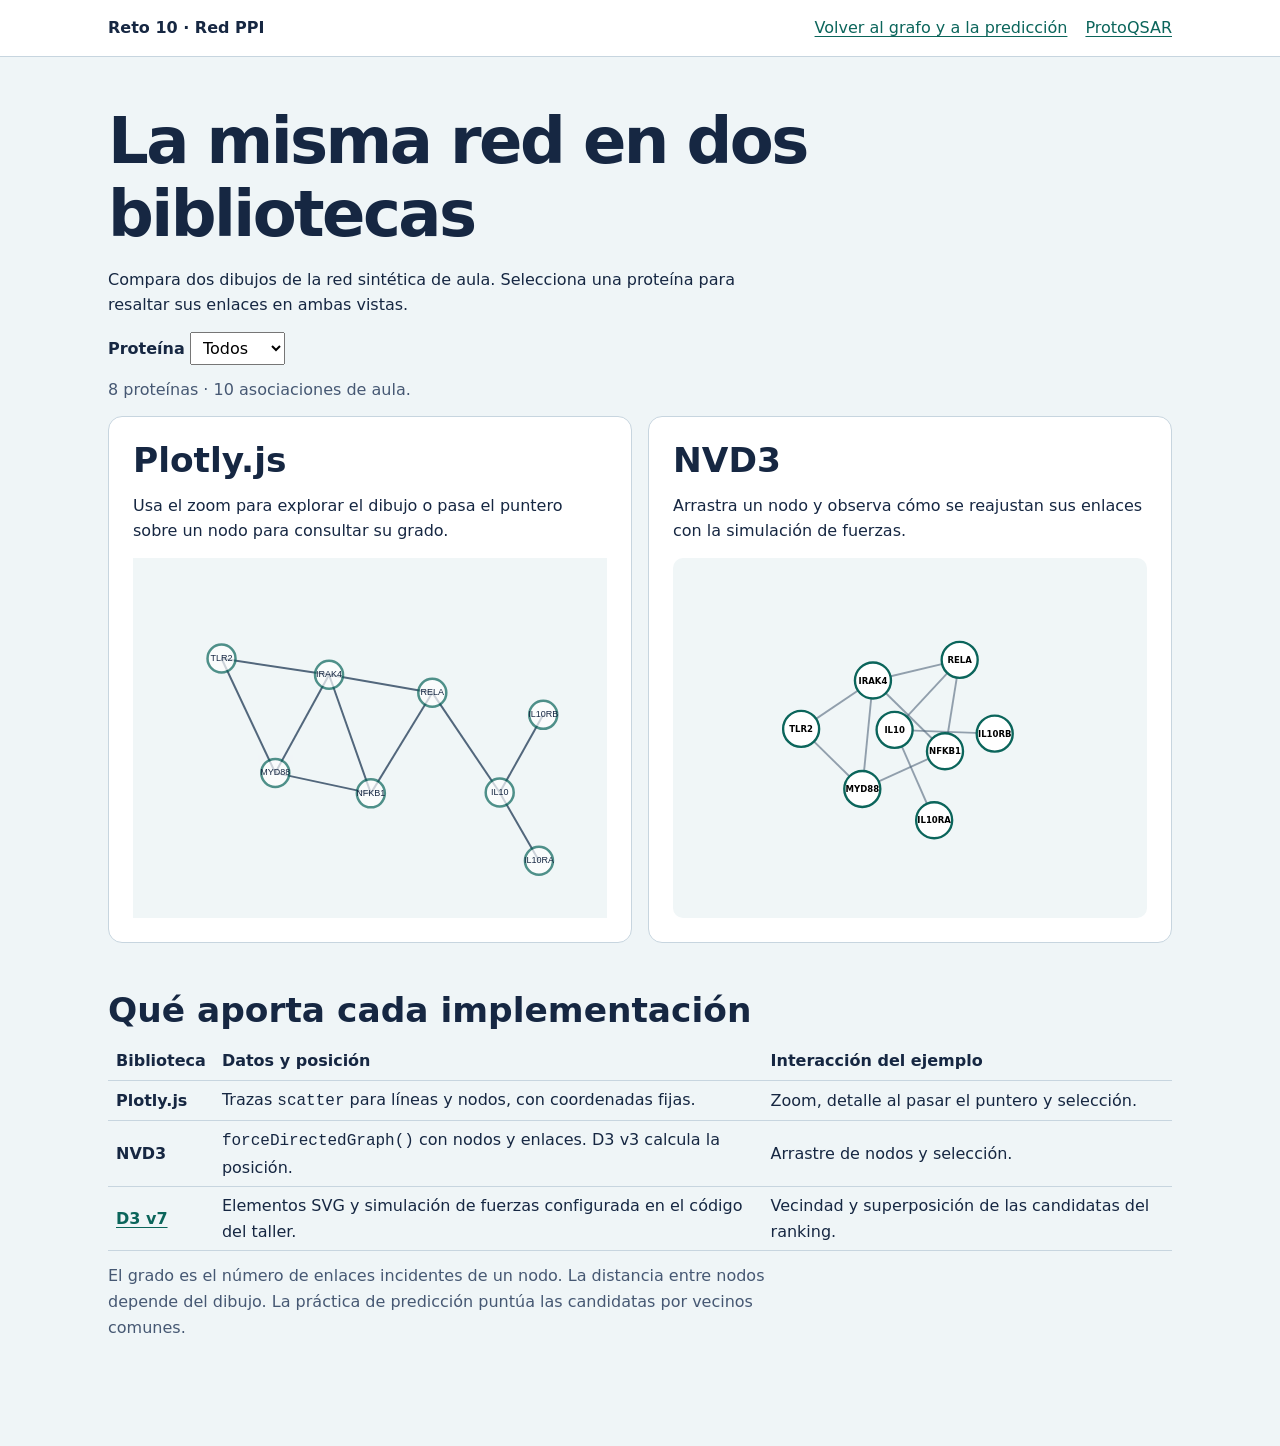
<file: paginas/grafos/02_comparativa_grafos.html>
<!doctype html>
<html lang="es">
<head>
  <meta charset="utf-8">
  <meta name="viewport" content="width=device-width, initial-scale=1">
  <title>La misma red en Plotly.js y NVD3</title>
  <link rel="stylesheet" href="../../recursos/estilos/estilos.css">
  <link rel="stylesheet" href="../../recursos/bibliotecas/nvd3-1.8.6.min.css">
  <style>
    .comparacion { display:grid; grid-template-columns:minmax(0, 1fr); gap:16px; }
    @media (min-width:992px) { .comparacion { grid-template-columns:repeat(2,minmax(0,1fr)); } }
    .network { display:block; width:100%; border-radius:10px; background:#f0f6f7; }
    #plotly-red { height:clamp(260px,62vw,360px); }
    #nvd3-red { height:clamp(260px,62vw,360px); }
    .nv-force-node { cursor:grab; }
    .nv-force-node:active { cursor:grabbing; }
    .nv-force-node text { font:700 9px system-ui,sans-serif; pointer-events:none; }
    .nv-force-node circle { stroke:#0b655b; stroke-width:2.5px; }
    .nv-force-node .seleccionado { stroke-width:4px; }
    .matrix { overflow-x:auto; }
  </style>
  <script src="../../recursos/bibliotecas/plotly-basic-3.0.1.min.js" defer></script>
  <!-- NVD3 usa la API de D3 v3. Carga esa versión antes del script de NVD3. -->
  <script src="../../recursos/bibliotecas/d3-3.5.17.min.js" defer></script>
  <script src="../../recursos/bibliotecas/nvd3-1.8.6.min.js" defer></script>
  <!-- Los dos gráficos usan los mismos nodos y enlaces de entrenamiento. -->
  <script src="../../recursos/scripts/02_datos_red.js" defer></script>
  <script src="../../recursos/scripts/02_comparativa_grafos.js" defer></script>
</head>
<body>
  <header class="site-header">
    <div class="container navbar-local">
      <span class="brand">Reto 10 · Red PPI</span>
      <nav aria-label="Prácticas">
        <a href="02_grafo.html">Volver al grafo y a la predicción</a>
        <a href="../casos/03_protoqsar.html">ProtoQSAR</a>
      </nav>
    </div>
  </header>
  <main class="container section">
    <h1>La misma red en dos bibliotecas</h1>
    <p>Compara dos dibujos de la red sintética de aula. Selecciona una proteína para resaltar sus enlaces en ambas vistas.</p>
    <label for="equipo-comparado">Proteína</label>
    <select id="equipo-comparado"><option value="">Todos</option></select>
    <p id="vecinos-comparados" class="status" role="status"></p>

    <div class="comparacion">
      <!-- Plotly rellena un contenedor HTML con sus trazas y controles. -->
      <section class="panel" aria-labelledby="titulo-plotly">
        <h2 id="titulo-plotly">Plotly.js</h2>
        <p>Usa el zoom para explorar el dibujo o pasa el puntero sobre un nodo para consultar su grado.</p>
        <div id="plotly-red" class="network" aria-label="Red sintética de proteínas en Plotly.js"></div>
        <p id="estado-plotly" class="status" hidden></p>
      </section>
      <section class="panel" aria-labelledby="titulo-nvd3">
        <h2 id="titulo-nvd3">NVD3</h2>
        <p>Arrastra un nodo y observa cómo se reajustan sus enlaces con la simulación de fuerzas.</p>
        <!-- NVD3 dibuja directamente dentro de este SVG. -->
        <svg id="nvd3-red" class="network" viewBox="0 0 500 375" role="img" aria-label="Red sintética de proteínas en NVD3"></svg>
        <p id="estado-nvd3" class="status" hidden></p>
      </section>
    </div>

    <section class="section" aria-labelledby="titulo-comparacion">
      <h2 id="titulo-comparacion">Qué aporta cada implementación</h2>
      <div class="matrix">
        <table>
          <thead><tr><th scope="col">Biblioteca</th><th scope="col">Datos y posición</th><th scope="col">Interacción del ejemplo</th></tr></thead>
          <tbody>
            <tr><th scope="row">Plotly.js</th><td>Trazas <code>scatter</code> para líneas y nodos, con coordenadas fijas.</td><td>Zoom, detalle al pasar el puntero y selección.</td></tr>
            <tr><th scope="row">NVD3</th><td><code>forceDirectedGraph()</code> con nodos y enlaces. D3 v3 calcula la posición.</td><td>Arrastre de nodos y selección.</td></tr>
            <tr><th scope="row"><a href="02_grafo.html">D3 v7</a></th><td>Elementos SVG y simulación de fuerzas configurada en el código del taller.</td><td>Vecindad y superposición de las candidatas del ranking.</td></tr>
          </tbody>
        </table>
      </div>
      <p class="status">El grado es el número de enlaces incidentes de un nodo. La distancia entre nodos depende del dibujo. La práctica de predicción puntúa las candidatas por vecinos comunes.</p>
    </section>
  </main>
</body>
</html>
</file>
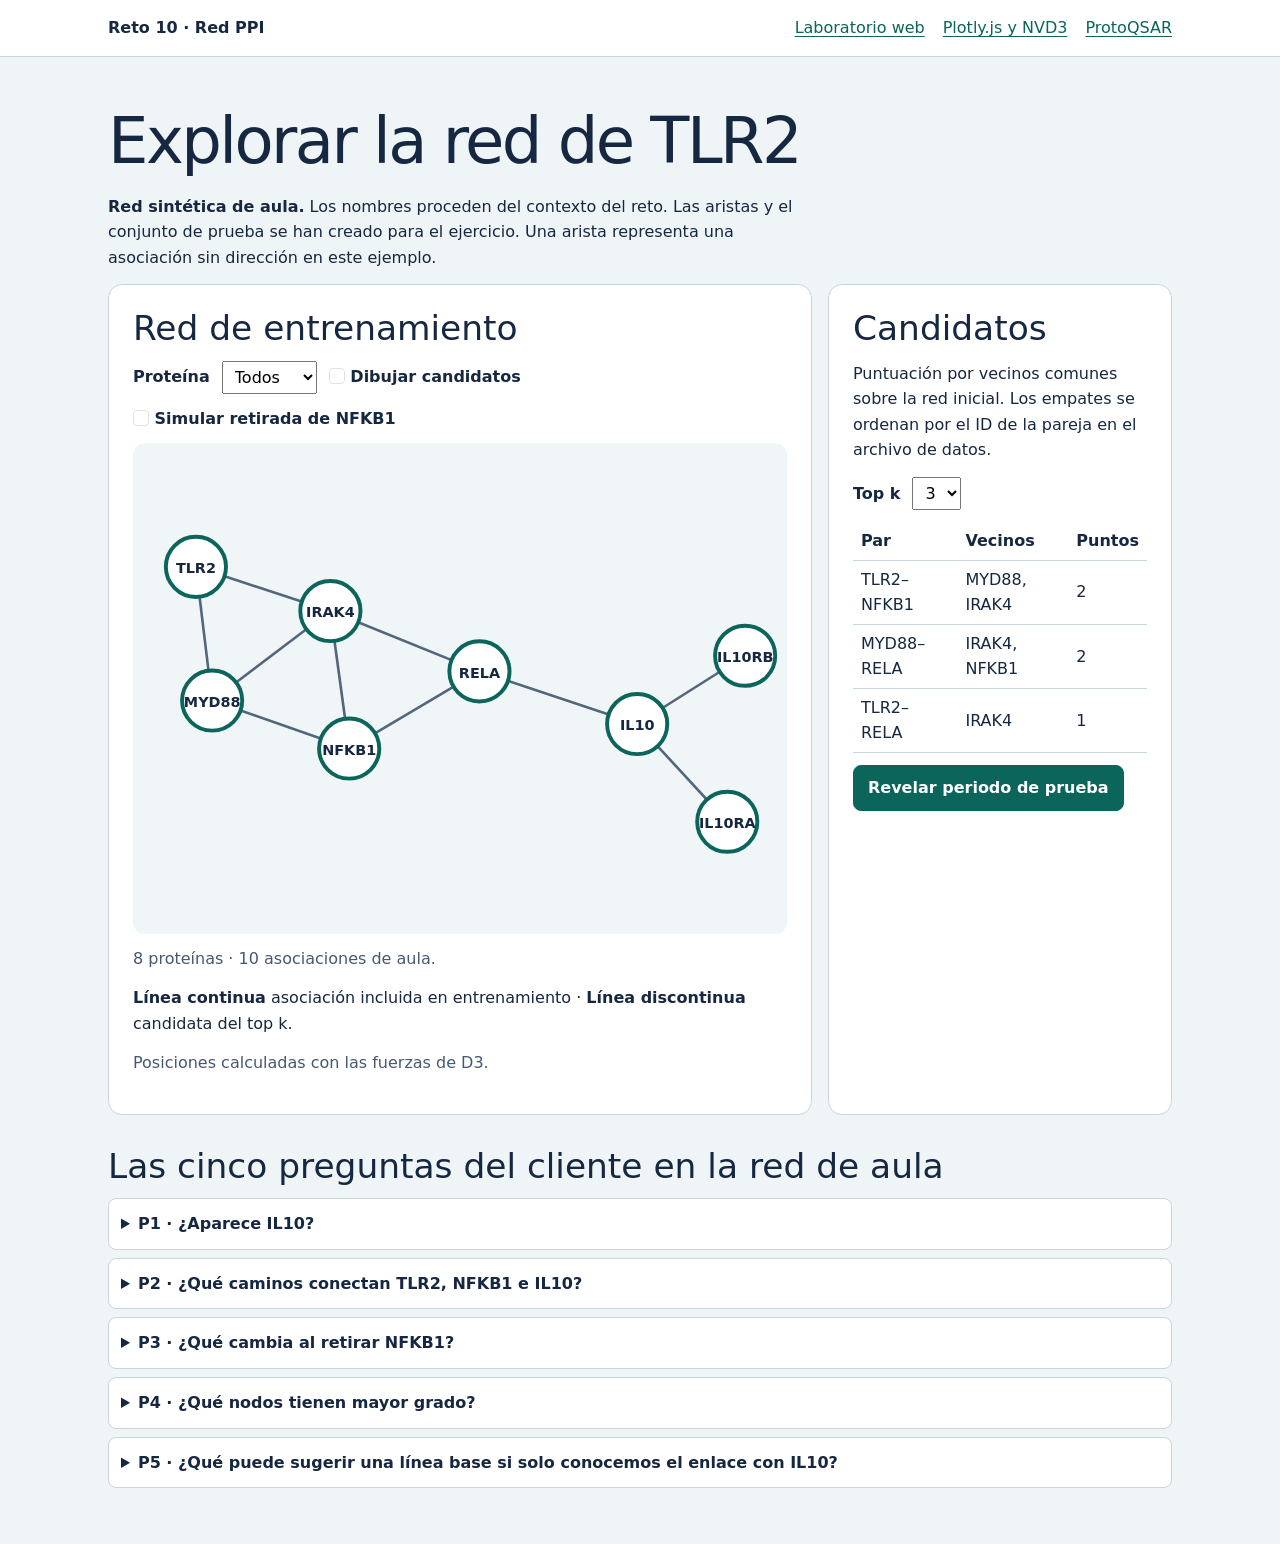
<file: paginas/grafos/02_grafo.html>
<!doctype html>
<html lang="es">
<head>
  <meta charset="utf-8">
  <meta name="viewport" content="width=device-width, initial-scale=1">
  <title>Grafo PPI de aula · Reto 10</title>
  <link rel="stylesheet" href="../../recursos/bibliotecas/bootstrap-5.3.8.min.css">
  <link rel="stylesheet" href="../../recursos/estilos/estilos.css">
  <style>
    .graph { width:100%; height:auto; display:block; background:#f0f6f7; border-radius:12px; }
    .edge { stroke:#52677c; stroke-width:2; }
    .candidate { stroke:#a54b06; stroke-width:3; stroke-dasharray:8 6; }
    .node { cursor:pointer; }
    .node circle { fill:white; stroke:#0b655b; stroke-width:3; }
    .node text { fill:#162742; font-weight:800; font-size:11px; text-anchor:middle; dominant-baseline:central; pointer-events:none; }
    .node.active circle { fill:#a9dfcf; stroke:#063c35; stroke-width:5; }
    .node:focus-visible circle { stroke:#235ec4; stroke-width:5; }
    .dim { opacity:.17; }
    .table-wrap { overflow-x:auto; }
    .settings { display:flex; flex-wrap:wrap; align-items:center; gap:12px; margin-block:12px; }
    .preguntas { margin-top:32px; }
    .preguntas details { background:white; border:1px solid var(--line); border-radius:8px; margin-block:8px; padding:12px; }
    .preguntas summary { font-weight:650; cursor:pointer; }
  </style>
  <!-- Los scripts defer se ejecutan en orden. D3 precede a los datos y a la lógica que construye el grafo. -->
  <script src="../../recursos/bibliotecas/d3-7.9.0.min.js" defer></script>
  <script src="../../recursos/scripts/02_datos_red.js" defer></script>
  <script src="../../recursos/scripts/02_grafo.js" defer></script>
  <script src="../../recursos/scripts/02_reto_ppi.js" defer></script>
</head>
<body>
  <header class="site-header">
    <div class="container navbar-local">
      <span class="brand">Reto 10 · Red PPI</span>
      <nav aria-label="Prácticas"><a href="../../index.html">Laboratorio web</a><a href="02_comparativa_grafos.html">Plotly.js y NVD3</a><a href="../casos/03_protoqsar.html">ProtoQSAR</a></nav>
    </div>
  </header>
  <main class="container section">
    <h1>Explorar la red de TLR2</h1>
    <p><strong>Red sintética de aula.</strong> Los nombres proceden del contexto del reto. Las aristas y el conjunto de prueba se han creado para el ejercicio. Una arista representa una asociación sin dirección en este ejemplo.</p>
    <div class="row">
      <section class="col-12 col-lg-8" aria-labelledby="titulo-grafo">
        <div class="panel">
          <h2 id="titulo-grafo">Red de entrenamiento</h2>
          <div class="settings">
            <label for="equipo">Proteína</label>
            <select id="equipo"><option value="">Todos</option></select>
            <label><input id="candidatos" class="form-check-input" type="checkbox"> Dibujar candidatos</label>
            <label><input id="quitar-nfkb1" class="form-check-input" type="checkbox"> Simular retirada de NFKB1</label>
          </div>
          <!-- Aquí se insertan nodos y aristas. viewBox define el sistema de coordenadas del dibujo. -->
          <svg id="red" class="graph" viewBox="0 0 500 375" role="group" aria-label="Red interactiva sintética de proteínas"></svg>
          <p id="vecinos" class="status" role="status"></p>
          <p><strong>Línea continua</strong> asociación incluida en entrenamiento · <strong>Línea discontinua</strong> candidata del top k.</p>
          <p id="disposicion" class="status">Posiciones fijas de respaldo.</p>
        </div>
      </section>
      <!-- Ranking de candidatos. El script inserta las filas y actualiza los resultados al cambiar k. -->
      <section class="col-12 col-lg-4" aria-labelledby="titulo-ranking">
        <div class="panel">
          <h2 id="titulo-ranking">Candidatos</h2>
          <p>Puntuación por vecinos comunes sobre la red inicial. Los empates se ordenan por el ID de la pareja en el archivo de datos.</p>
          <div class="settings">
            <label for="top">Top k</label>
            <select id="top"><option>2</option><option selected>3</option><option>4</option><option>5</option><option>6</option></select>
          </div>
          <div class="table-wrap">
            <table>
              <caption class="sr-only">Candidatos ordenados por puntuación</caption>
              <thead><tr><th scope="col">Par</th><th scope="col">Vecinos</th><th scope="col">Puntos</th></tr></thead>
              <tbody id="ranking"></tbody>
            </table>
          </div>
          <div class="settings"><button id="revelar" class="action" type="button" aria-controls="resultado" aria-expanded="false">Revelar periodo de prueba</button></div>
          <p id="resultado" role="status" hidden></p>
        </div>
      </section>
    </div>
    <!-- Cada details contiene una respuesta calculada a partir de la red de aula. -->
    <section class="preguntas" aria-labelledby="preguntas-titulo">
      <h2 id="preguntas-titulo">Las cinco preguntas del cliente en la red de aula</h2>
      <details><summary>P1 · ¿Aparece IL10?</summary><p id="p1"></p></details>
      <details><summary>P2 · ¿Qué caminos conectan TLR2, NFKB1 e IL10?</summary><p id="p2"></p></details>
      <details><summary>P3 · ¿Qué cambia al retirar NFKB1?</summary><p id="p3"></p></details>
      <details><summary>P4 · ¿Qué nodos tienen mayor grado?</summary><p id="p4"></p></details>
      <details><summary>P5 · ¿Qué puede sugerir una línea base si solo conocemos el enlace con IL10?</summary><p id="p5"></p></details>
    </section>
  </main>
</body>
</html>
</file>
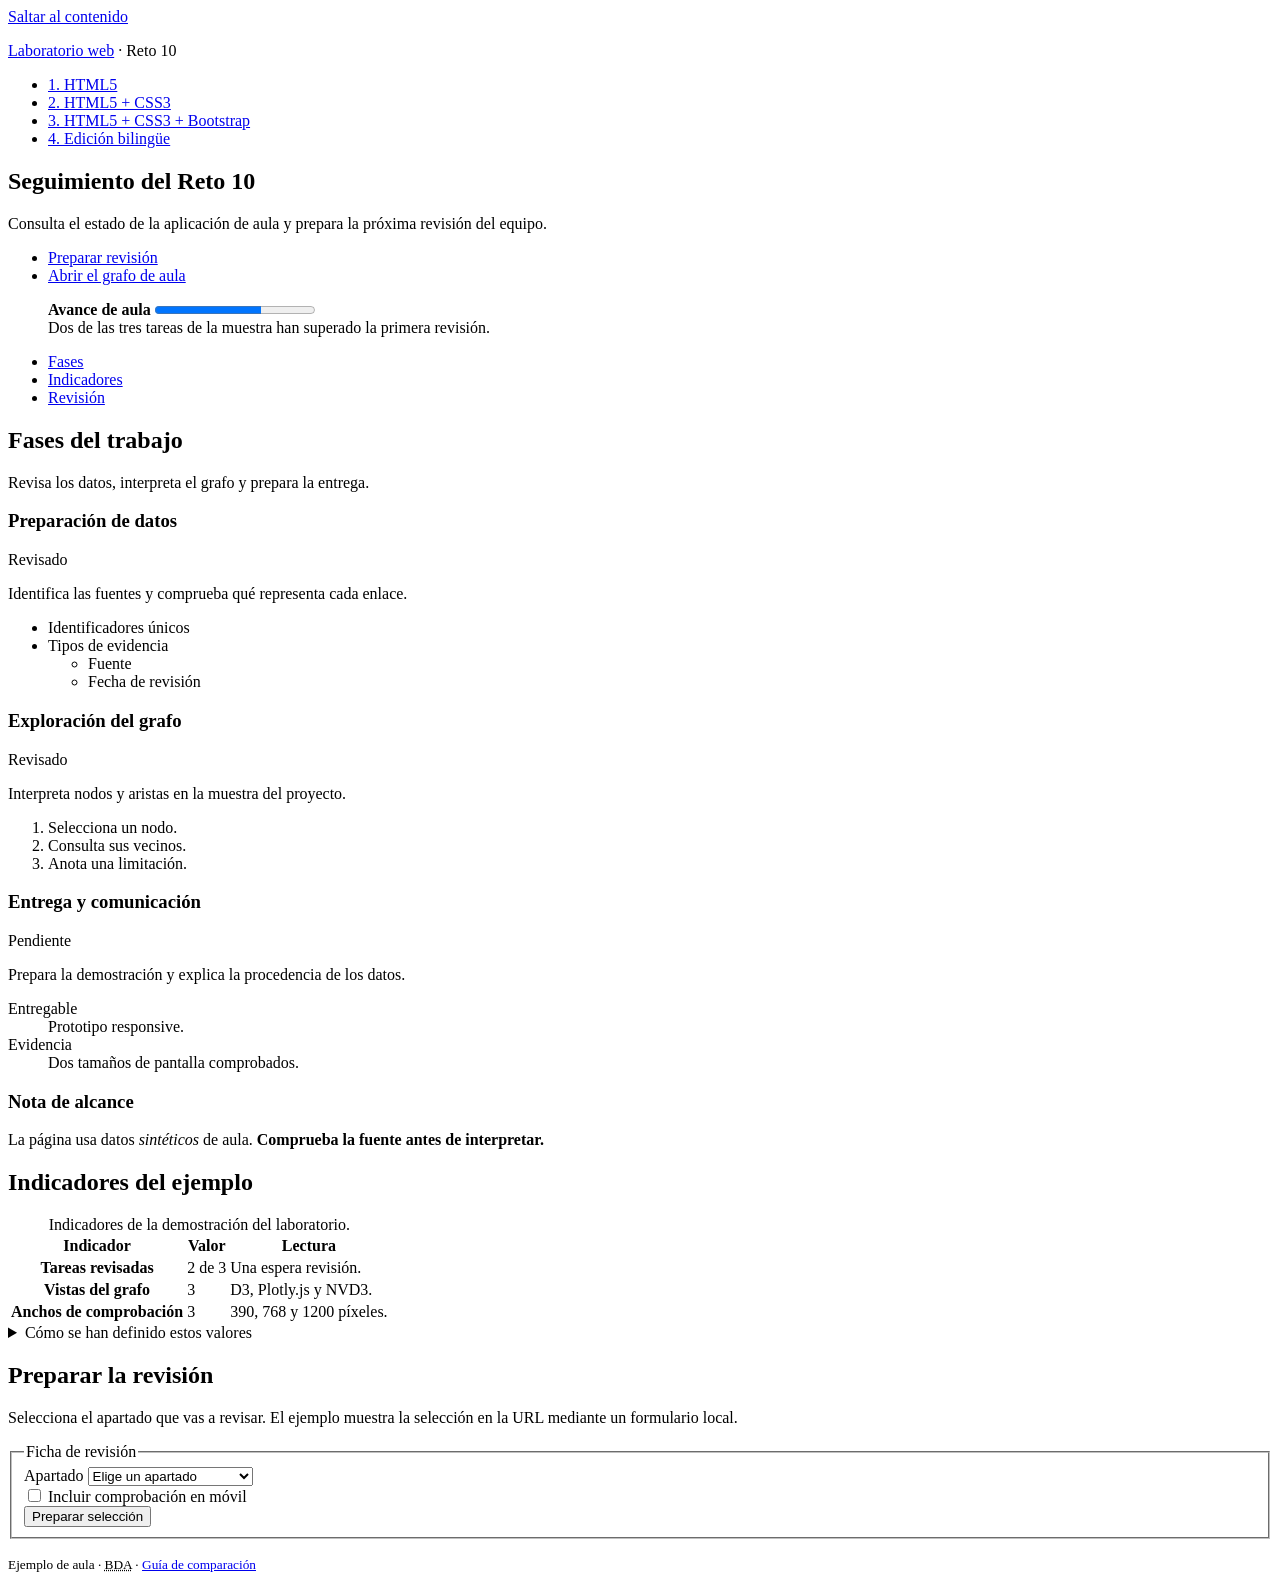
<file: paginas/laboratorio/01_ciclo_1_html.html>
<!-- HTML5. El doctype activa el modo estándar. Lee estos comentarios en el código fuente. -->
<!doctype html>
<html lang="es">
<!-- Metadatos. charset conserva las tildes y viewport fija el ancho de referencia en móviles. -->
<head>
  <meta charset="utf-8">
  <meta name="viewport" content="width=device-width, initial-scale=1">
  <title>Seguimiento del Reto 10 · HTML5</title>
</head>
<body>
  <a class="salto" href="#contenido">Saltar al contenido</a>
  <!-- La etapa 1 usa el estilo predeterminado del navegador. Las clases quedan preparadas para comparar las etapas. -->
  <header class="cabecera">
    <div class="envoltura">
      <p class="marca"><a href="../../index.html">Laboratorio web</a> · Reto 10</p>
      <!-- Navegación entre archivos. aria-current identifica la versión abierta. -->
      <nav aria-label="Versiones del ejemplo">
        <ul class="etapas">
        <li><a href="01_ciclo_1_html.html" aria-current="page">1. HTML5</a></li>
        <li><a href="01_ciclo_2_css.html">2. HTML5 + CSS3</a></li>
        <li><a href="01_ciclo_3_bootstrap.html">3. HTML5 + CSS3 + Bootstrap</a></li>
        <li><a href="01_ciclo_4_avanzado.html">4. Edición bilingüe</a></li>
        </ul>
      </nav>
    </div>
  </header>
  <!-- Contenido principal. El enlace «Saltar al contenido» apunta a su id. -->
  <main id="contenido">
    <div class="envoltura">
      <!-- Introducción temática. aria-labelledby obtiene el nombre de la sección a partir del h1 indicado. -->
      <section class="apertura" aria-labelledby="panel-titulo">
        <div class="presentacion">
          <h1 id="panel-titulo" class="titulo-panel">Seguimiento del Reto 10</h1>
          <p class="introduccion">Consulta el estado de la aplicación de aula y prepara la próxima revisión del equipo.</p>
          <ul class="acciones">
            <li><a href="#revision" class="accion">Preparar revisión</a></li>
            <li><a href="../grafos/02_grafo.html" class="accion secundaria">Abrir el grafo de aula</a></li>
          </ul>
        </div>
        <figure class="resumen">
          <div class="resumen-caja">
            <label for="progreso"><strong>Avance de aula</strong></label>
            <!-- Barra nativa de HTML. value indica el avance y max es el total. -->
            <progress id="progreso" max="3" value="2">2 de 3</progress>
            <figcaption>Dos de las tres tareas de la muestra han superado la primera revisión.</figcaption>
          </div>
        </figure>
      </section>

      <!-- Índice interno. Un href que empieza por # apunta al elemento con ese id. -->
      <nav class="indice" aria-label="Contenido del panel">
        <div id="indice-panel">
            <ul class="indice-enlaces">
              <li><a href="#fases" class="enlace-seccion">Fases</a></li>
              <li><a href="#indicadores" class="enlace-seccion">Indicadores</a></li>
              <li><a href="#revision" class="enlace-seccion">Revisión</a></li>
            </ul>
          </div>
      </nav>

      <!-- Cada fase es un article con su h3. Los div de columna agrupan elementos para el diseño. -->
      <section id="fases" class="seccion" aria-labelledby="fases-titulo">
        <h2 id="fases-titulo" class="titulo-seccion">Fases del trabajo</h2>
        <p>Revisa los datos, interpreta el grafo y prepara la entrega.</p>
        <div class="tarjetas">
          <div class="columna">
            <article class="ficha">
              <div class="ficha-cuerpo">
                <h3 class="titulo-ficha">Preparación de datos</h3>
                <p class="estado">Revisado</p>
                <p>Identifica las fuentes y comprueba qué representa cada enlace.</p>
                <ul class="lista-ficha">
                  <li class="tarea">Identificadores únicos</li>
                  <li class="tarea">Tipos de evidencia
                    <ul><li>Fuente</li><li>Fecha de revisión</li></ul>
                  </li>
                </ul>
              </div>
            </article>
          </div>
          <div class="columna">
            <article class="ficha">
              <div class="ficha-cuerpo">
                <h3 class="titulo-ficha">Exploración del grafo</h3>
                <p class="estado">Revisado</p>
                <p>Interpreta nodos y aristas en la muestra del proyecto.</p>
                <ol class="lista-ficha"><li>Selecciona un nodo.</li><li>Consulta sus vecinos.</li><li>Anota una limitación.</li></ol>
              </div>
            </article>
          </div>
          <div class="columna">
            <article class="ficha">
              <div class="ficha-cuerpo">
                <h3 class="titulo-ficha">Entrega y comunicación</h3>
                <p class="estado pendiente">Pendiente</p>
                <p>Prepara la demostración y explica la procedencia de los datos.</p>
                <dl class="lista-ficha"><dt>Entregable</dt><dd>Prototipo responsive.</dd><dt>Evidencia</dt><dd>Dos tamaños de pantalla comprobados.</dd></dl>
              </div>
            </article>
          </div>
        </div>
        <!-- Nota complementaria. En la etapa CSS, compara el color heredado del párrafo con el del span. -->
        <aside class="nota" aria-labelledby="nota-titulo">
          <h3 id="nota-titulo">Nota de alcance</h3>
          <p id="texto-herencia">La página usa datos <em>sintéticos</em> de aula. <span id="texto-excepcion" class="excepcion"><strong>Comprueba la fuente antes de interpretar.</strong></span></p>
        </aside>
      </section>

      <section id="indicadores" class="seccion" aria-labelledby="indicadores-titulo">
        <h2 id="indicadores-titulo" class="titulo-seccion">Indicadores del ejemplo</h2>
        <div class="tabla-contenedor">
          <!-- caption describe la tabla y scope vincula cada encabezado con su fila o columna. -->
          <table class="tabla">
            <caption>Indicadores de la demostración del laboratorio.</caption>
            <thead><tr><th scope="col">Indicador</th><th scope="col">Valor</th><th scope="col">Lectura</th></tr></thead>
            <tbody>
              <tr><th scope="row">Tareas revisadas</th><td>2 de 3</td><td>Una espera revisión.</td></tr>
              <tr><th scope="row">Vistas del grafo</th><td>3</td><td>D3, Plotly.js y NVD3.</td></tr>
              <tr><th scope="row">Anchos de comprobación</th><td>3</td><td>390, 768 y 1200 píxeles.</td></tr>
            </tbody>
          </table>
        </div>
        <!-- summary abre y cierra los detalles de forma nativa. -->
        <details class="detalle">
          <summary>Cómo se han definido estos valores</summary>
          <p>Los valores describen esta demostración. En una entrega, documenta el origen de cada indicador y la fecha de comprobación.</p>
        </details>
      </section>

      <section id="revision" class="seccion" aria-labelledby="revision-titulo">
        <h2 id="revision-titulo" class="titulo-seccion">Preparar la revisión</h2>
        <p>Selecciona el apartado que vas a revisar. El ejemplo muestra la selección en la URL mediante un formulario local.</p>
        <!-- required valida el select. GET refleja en la URL los campos enviados mediante sus atributos name. -->
        <form class="revision-form" action="#revision" method="get">
          <fieldset>
            <legend class="revision-leyenda">Ficha de revisión</legend>
            <div class="campo">
              <label for="apartado" class="etiqueta">Apartado</label>
              <select id="apartado" name="apartado" class="control" required>
                <option value="">Elige un apartado</option>
                <option value="datos">Preparación de datos</option>
                <option value="grafo">Exploración del grafo</option>
                <option value="entrega">Entrega y comunicación</option>
              </select>
            </div>
            <div class="opcion">
              <input id="comprobar-movil" name="movil" value="si" class="casilla" type="checkbox">
              <label for="comprobar-movil" class="etiqueta">Incluir comprobación en móvil</label>
            </div>
            <button type="submit" class="accion">Preparar selección</button>
          </fieldset>
        </form>
      </section>
    </div>
  </main>
  <!-- Pie de página con el enlace a la guía de comparación. -->
  <footer class="pie">
    <div class="envoltura">
      <p class="pie-texto"><small>Ejemplo de aula · <abbr title="Business Data Analytics">BDA</abbr> · <a href="../../documentacion/Guia_Ciclo_Web.md">Guía de comparación</a></small></p>
    </div>
  </footer>
</body>
</html>
</file>
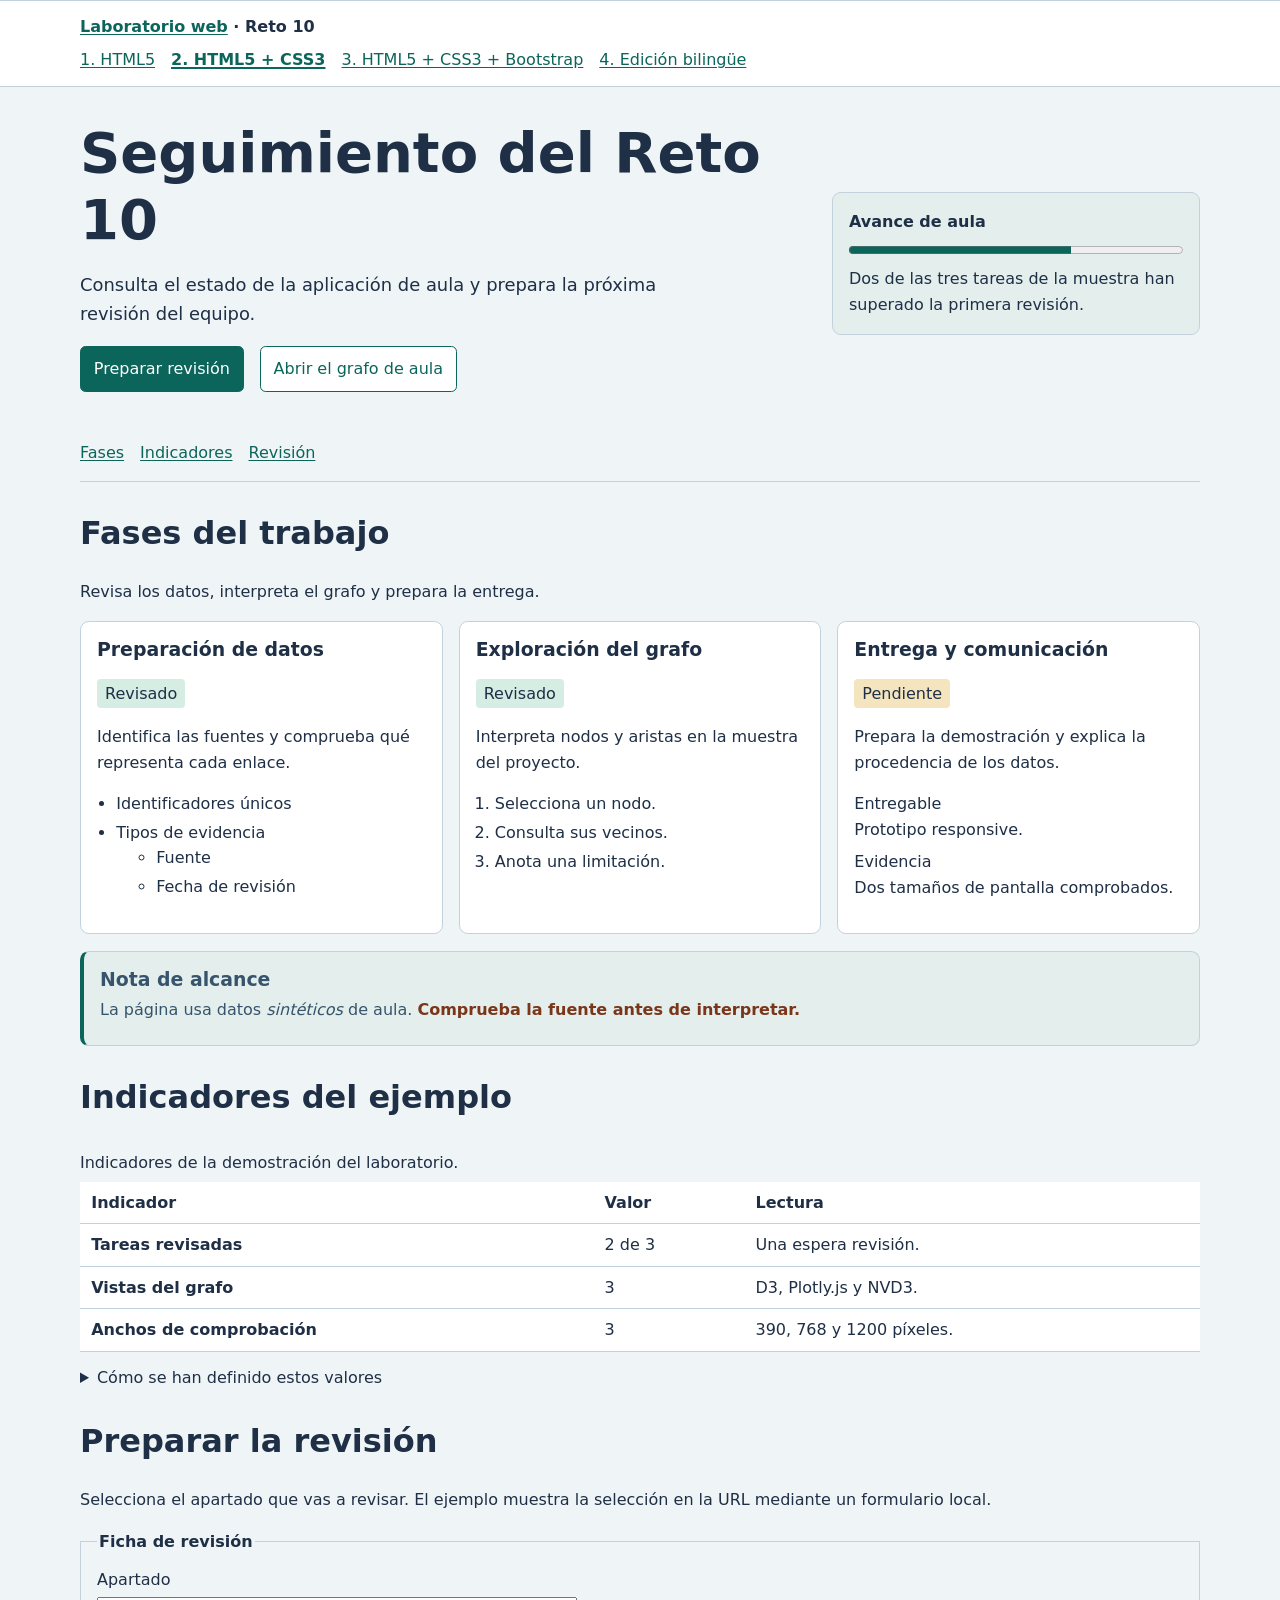
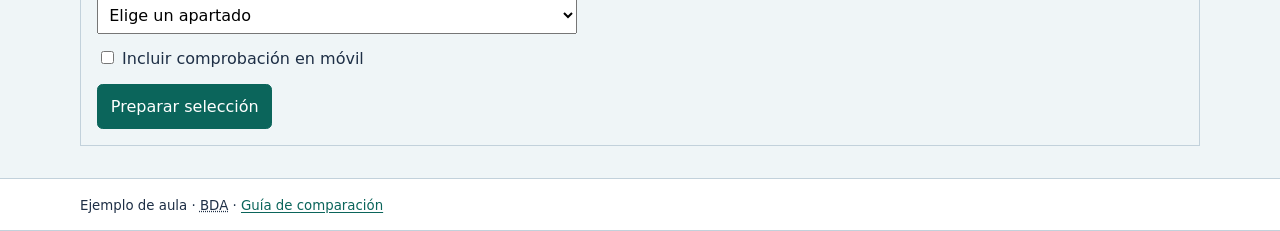
<file: paginas/laboratorio/01_ciclo_2_css.html>
<!-- HTML5. El doctype activa el modo estándar. Lee estos comentarios en el código fuente. -->
<!doctype html>
<html lang="es">
<!-- Metadatos. charset conserva las tildes y viewport fija el ancho de referencia en móviles. -->
<head>
  <meta charset="utf-8">
  <meta name="viewport" content="width=device-width, initial-scale=1">
  <title>Seguimiento del Reto 10 · HTML5 + CSS3</title>
  <!-- Hoja propia. Los selectores encuentran las clases del HTML y las consultas de ancho distribuyen las columnas. -->
  <link rel="stylesheet" href="../../recursos/estilos/01_ciclo_css.css">
</head>
<body>
  <a class="salto" href="#contenido">Saltar al contenido</a>
  <header class="cabecera">
    <div class="envoltura">
      <p class="marca"><a href="../../index.html">Laboratorio web</a> · Reto 10</p>
      <!-- Navegación entre archivos. aria-current identifica la versión abierta. -->
      <nav aria-label="Versiones del ejemplo">
        <ul class="etapas">
        <li><a href="01_ciclo_1_html.html">1. HTML5</a></li>
        <li><a href="01_ciclo_2_css.html" aria-current="page">2. HTML5 + CSS3</a></li>
        <li><a href="01_ciclo_3_bootstrap.html">3. HTML5 + CSS3 + Bootstrap</a></li>
        <li><a href="01_ciclo_4_avanzado.html">4. Edición bilingüe</a></li>
        </ul>
      </nav>
    </div>
  </header>
  <!-- Contenido principal. El enlace «Saltar al contenido» apunta a su id. -->
  <main id="contenido">
    <div class="envoltura">
      <!-- Introducción temática. aria-labelledby obtiene el nombre de la sección a partir del h1 indicado. -->
      <section class="apertura" aria-labelledby="panel-titulo">
        <div class="presentacion">
          <h1 id="panel-titulo" class="titulo-panel">Seguimiento del Reto 10</h1>
          <p class="introduccion">Consulta el estado de la aplicación de aula y prepara la próxima revisión del equipo.</p>
          <ul class="acciones">
            <li><a href="#revision" class="accion">Preparar revisión</a></li>
            <li><a href="../grafos/02_grafo.html" class="accion secundaria">Abrir el grafo de aula</a></li>
          </ul>
        </div>
        <figure class="resumen">
          <div class="resumen-caja">
            <label for="progreso"><strong>Avance de aula</strong></label>
            <!-- Barra nativa de HTML. value indica el avance y max es el total. -->
            <progress id="progreso" max="3" value="2">2 de 3</progress>
            <figcaption>Dos de las tres tareas de la muestra han superado la primera revisión.</figcaption>
          </div>
        </figure>
      </section>

      <!-- Índice interno. Un href que empieza por # apunta al elemento con ese id. -->
      <nav class="indice" aria-label="Contenido del panel">
        <div id="indice-panel">
            <ul class="indice-enlaces">
              <li><a href="#fases" class="enlace-seccion">Fases</a></li>
              <li><a href="#indicadores" class="enlace-seccion">Indicadores</a></li>
              <li><a href="#revision" class="enlace-seccion">Revisión</a></li>
            </ul>
          </div>
      </nav>

      <!-- Cada fase es un article con su h3. Los div de columna agrupan elementos para el diseño. -->
      <section id="fases" class="seccion" aria-labelledby="fases-titulo">
        <h2 id="fases-titulo" class="titulo-seccion">Fases del trabajo</h2>
        <p>Revisa los datos, interpreta el grafo y prepara la entrega.</p>
        <div class="tarjetas">
          <div class="columna">
            <article class="ficha">
              <div class="ficha-cuerpo">
                <h3 class="titulo-ficha">Preparación de datos</h3>
                <p class="estado">Revisado</p>
                <p>Identifica las fuentes y comprueba qué representa cada enlace.</p>
                <ul class="lista-ficha">
                  <li class="tarea">Identificadores únicos</li>
                  <li class="tarea">Tipos de evidencia
                    <ul><li>Fuente</li><li>Fecha de revisión</li></ul>
                  </li>
                </ul>
              </div>
            </article>
          </div>
          <div class="columna">
            <article class="ficha">
              <div class="ficha-cuerpo">
                <h3 class="titulo-ficha">Exploración del grafo</h3>
                <p class="estado">Revisado</p>
                <p>Interpreta nodos y aristas en la muestra del proyecto.</p>
                <ol class="lista-ficha"><li>Selecciona un nodo.</li><li>Consulta sus vecinos.</li><li>Anota una limitación.</li></ol>
              </div>
            </article>
          </div>
          <div class="columna">
            <article class="ficha">
              <div class="ficha-cuerpo">
                <h3 class="titulo-ficha">Entrega y comunicación</h3>
                <p class="estado pendiente">Pendiente</p>
                <p>Prepara la demostración y explica la procedencia de los datos.</p>
                <dl class="lista-ficha"><dt>Entregable</dt><dd>Prototipo responsive.</dd><dt>Evidencia</dt><dd>Dos tamaños de pantalla comprobados.</dd></dl>
              </div>
            </article>
          </div>
        </div>
        <!-- Nota complementaria. En la etapa CSS, compara el color heredado del párrafo con el del span. -->
        <aside class="nota" aria-labelledby="nota-titulo">
          <h3 id="nota-titulo">Nota de alcance</h3>
          <p id="texto-herencia">La página usa datos <em>sintéticos</em> de aula. <span id="texto-excepcion" class="excepcion"><strong>Comprueba la fuente antes de interpretar.</strong></span></p>
        </aside>
      </section>

      <section id="indicadores" class="seccion" aria-labelledby="indicadores-titulo">
        <h2 id="indicadores-titulo" class="titulo-seccion">Indicadores del ejemplo</h2>
        <div class="tabla-contenedor">
          <!-- caption describe la tabla y scope vincula cada encabezado con su fila o columna. -->
          <table class="tabla">
            <caption>Indicadores de la demostración del laboratorio.</caption>
            <thead><tr><th scope="col">Indicador</th><th scope="col">Valor</th><th scope="col">Lectura</th></tr></thead>
            <tbody>
              <tr><th scope="row">Tareas revisadas</th><td>2 de 3</td><td>Una espera revisión.</td></tr>
              <tr><th scope="row">Vistas del grafo</th><td>3</td><td>D3, Plotly.js y NVD3.</td></tr>
              <tr><th scope="row">Anchos de comprobación</th><td>3</td><td>390, 768 y 1200 píxeles.</td></tr>
            </tbody>
          </table>
        </div>
        <!-- summary abre y cierra los detalles de forma nativa. -->
        <details class="detalle">
          <summary>Cómo se han definido estos valores</summary>
          <p>Los valores describen esta demostración. En una entrega, documenta el origen de cada indicador y la fecha de comprobación.</p>
        </details>
      </section>

      <section id="revision" class="seccion" aria-labelledby="revision-titulo">
        <h2 id="revision-titulo" class="titulo-seccion">Preparar la revisión</h2>
        <p>Selecciona el apartado que vas a revisar. El ejemplo muestra la selección en la URL mediante un formulario local.</p>
        <!-- required valida el select. GET refleja en la URL los campos enviados mediante sus atributos name. -->
        <form class="revision-form" action="#revision" method="get">
          <fieldset>
            <legend class="revision-leyenda">Ficha de revisión</legend>
            <div class="campo">
              <label for="apartado" class="etiqueta">Apartado</label>
              <select id="apartado" name="apartado" class="control" required>
                <option value="">Elige un apartado</option>
                <option value="datos">Preparación de datos</option>
                <option value="grafo">Exploración del grafo</option>
                <option value="entrega">Entrega y comunicación</option>
              </select>
            </div>
            <div class="opcion">
              <input id="comprobar-movil" name="movil" value="si" class="casilla" type="checkbox">
              <label for="comprobar-movil" class="etiqueta">Incluir comprobación en móvil</label>
            </div>
            <button type="submit" class="accion">Preparar selección</button>
          </fieldset>
        </form>
      </section>
    </div>
  </main>
  <!-- Pie de página con el enlace a la guía de comparación. -->
  <footer class="pie">
    <div class="envoltura">
      <p class="pie-texto"><small>Ejemplo de aula · <abbr title="Business Data Analytics">BDA</abbr> · <a href="../../documentacion/Guia_Ciclo_Web.md">Guía de comparación</a></small></p>
    </div>
  </footer>
</body>
</html>
</file>
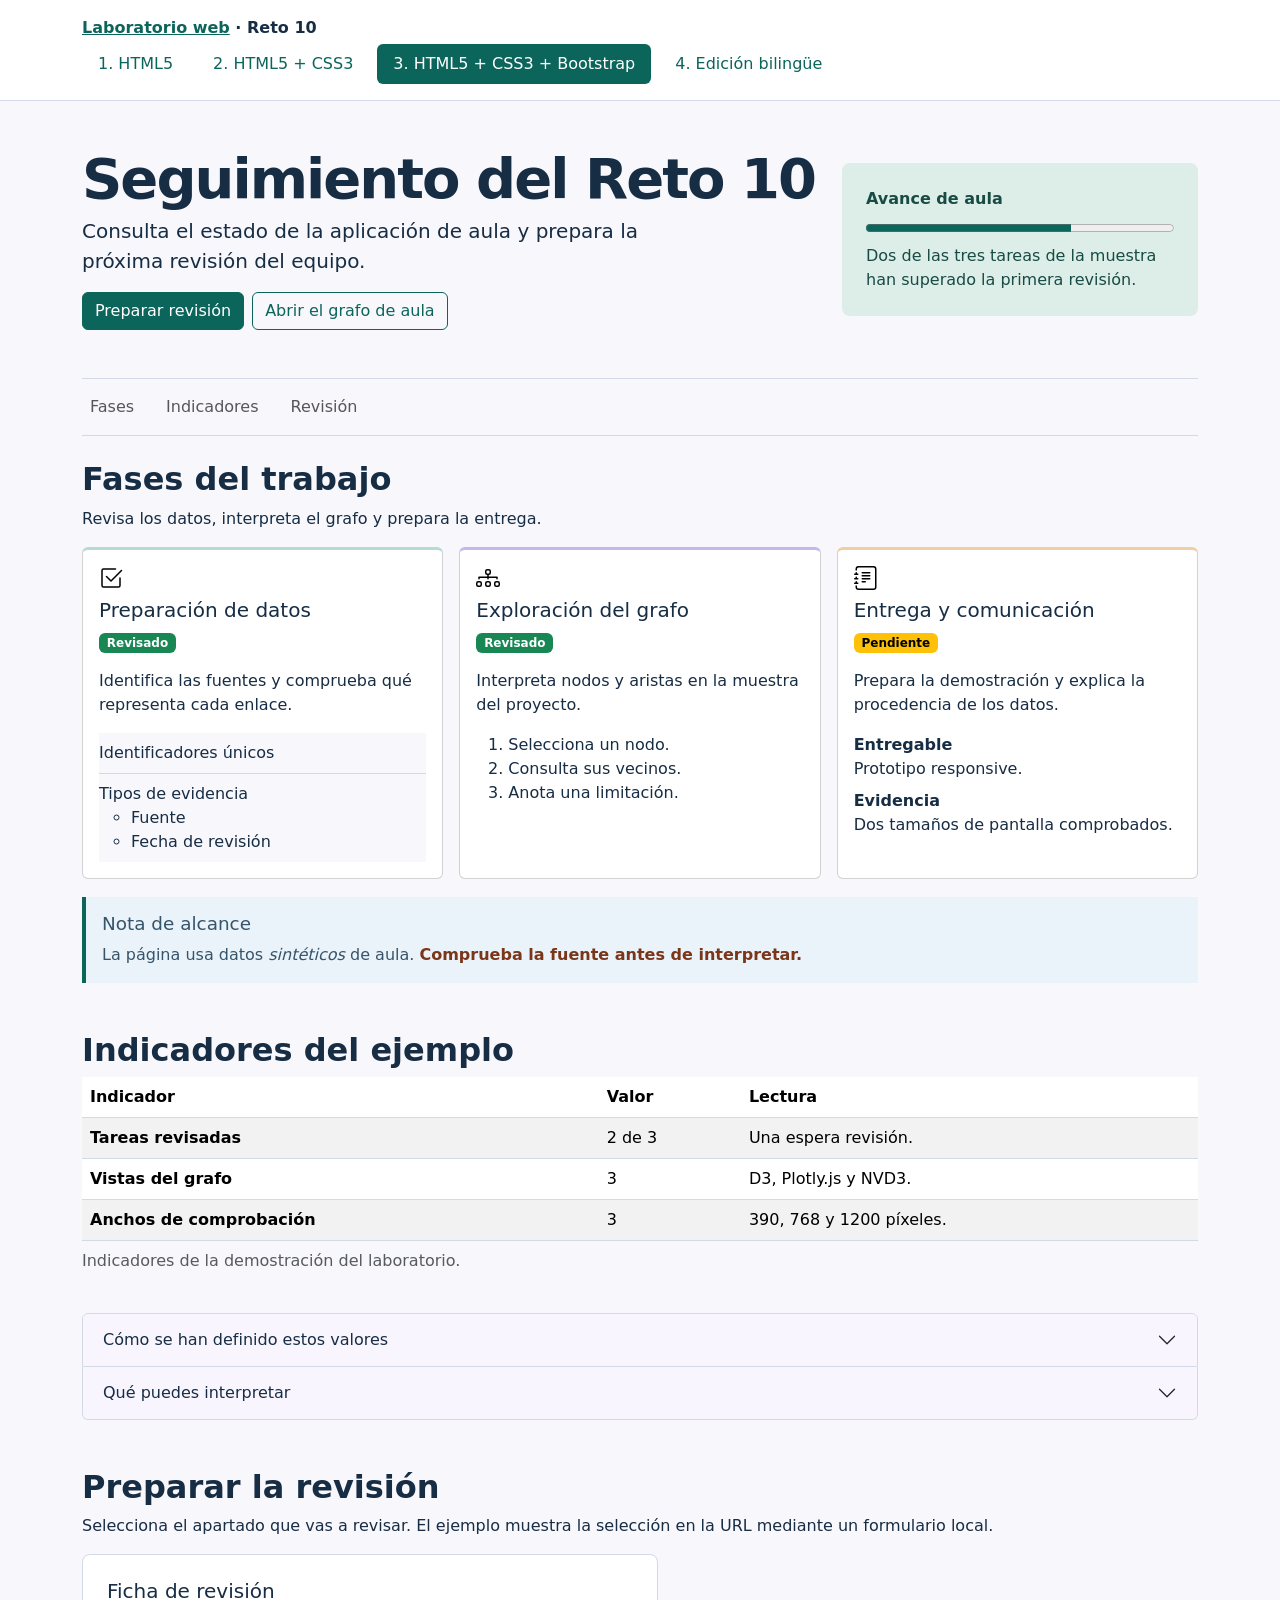
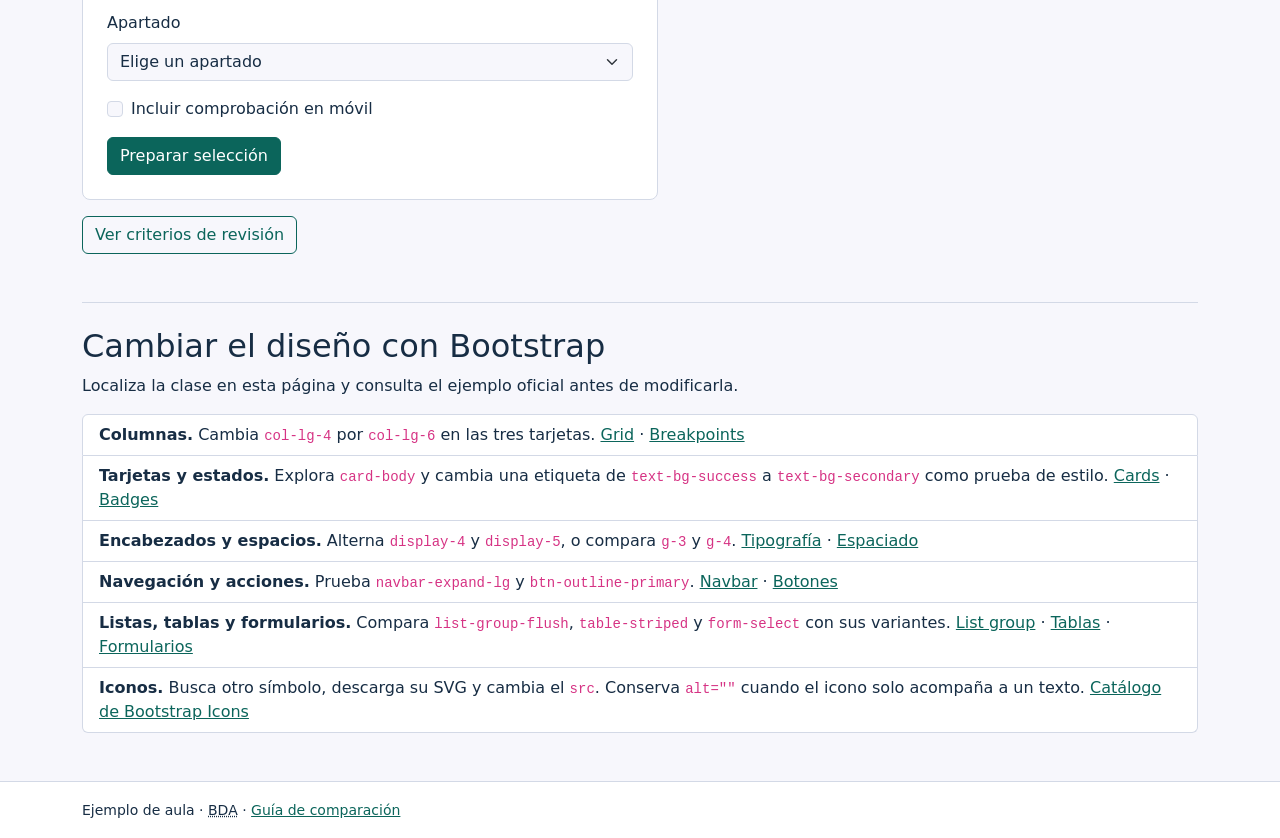
<file: paginas/laboratorio/01_ciclo_3_bootstrap.html>
<!-- HTML5. El doctype activa el modo estándar. Lee estos comentarios en el código fuente. -->
<!doctype html>
<html lang="es">
<!-- Metadatos. charset conserva las tildes y viewport fija el ancho de referencia en móviles. -->
<head>
  <meta charset="utf-8">
  <meta name="viewport" content="width=device-width, initial-scale=1">
  <title>Seguimiento del Reto 10 · HTML5 + CSS3 + Bootstrap</title>
  <!-- Bootstrap se carga primero. La hoja propia ajusta el tema a continuación. -->
  <link rel="stylesheet" href="../../recursos/bibliotecas/bootstrap-5.3.8.min.css">
  <link rel="stylesheet" href="../../recursos/estilos/01_ciclo_bootstrap.css">
  <!-- El bundle de Bootstrap activa el menú móvil. defer espera a que se haya construido el DOM. -->
  <script src="../../recursos/bibliotecas/bootstrap-5.3.8.bundle.min.js" defer></script>
</head>
<body>
  <a class="salto visually-hidden-focusable" href="#contenido">Saltar al contenido</a>
  <header class="cabecera border-bottom">
    <div class="envoltura container py-3">
      <p class="marca fw-bold mb-1"><a href="../../index.html">Laboratorio web</a> · Reto 10</p>
      <!-- Navegación entre archivos. aria-current identifica la versión abierta. -->
      <nav aria-label="Versiones del ejemplo">
        <ul class="etapas nav nav-pills flex-wrap gap-2">
        <li><a href="01_ciclo_1_html.html" class="nav-link">1. HTML5</a></li>
        <li><a href="01_ciclo_2_css.html" class="nav-link">2. HTML5 + CSS3</a></li>
        <li><a href="01_ciclo_3_bootstrap.html" aria-current="page" class="nav-link active">3. HTML5 + CSS3 + Bootstrap</a></li>
        <li><a href="01_ciclo_4_avanzado.html" class="nav-link">4. Edición bilingüe</a></li>
        </ul>
      </nav>
    </div>
  </header>
  <!-- Contenido principal. El enlace «Saltar al contenido» apunta a su id. -->
  <main id="contenido">
    <div class="envoltura container py-4 py-lg-5">
      <!-- Introducción temática. aria-labelledby obtiene el nombre de la sección a partir del h1 indicado. -->
      <section class="apertura row g-4 align-items-center mb-5" aria-labelledby="panel-titulo">
        <div class="presentacion col-12 col-lg-8">
          <h1 id="panel-titulo" class="titulo-panel display-4 fw-bold">Seguimiento del Reto 10</h1>
          <p class="introduccion lead">Consulta el estado de la aplicación de aula y prepara la próxima revisión del equipo.</p>
          <ul class="acciones list-unstyled d-flex flex-wrap gap-2 mb-0">
            <li><a href="#revision" class="accion btn btn-primary">Preparar revisión</a></li>
            <li><a href="../grafos/02_grafo.html" class="accion secundaria btn btn-outline-primary">Abrir el grafo de aula</a></li>
          </ul>
        </div>
        <figure class="resumen col-12 col-lg-4 mb-0">
          <div class="resumen-caja p-3 p-lg-4 rounded-3">
            <label for="progreso"><strong>Avance de aula</strong></label>
            <!-- Barra nativa de HTML. value indica el avance y max es el total. -->
            <progress id="progreso" max="3" value="2">2 de 3</progress>
            <figcaption>Dos de las tres tareas de la muestra han superado la primera revisión.</figcaption>
          </div>
        </figure>
      </section>

      <!-- Índice interno. Un href que empieza por # apunta al elemento con ese id. -->
      <nav class="indice" aria-label="Contenido del panel">
        <div class="navbar navbar-expand-md mb-4">
          <!-- El selector de data-bs-target debe coincidir con el id del panel que se abre. -->
          <button class="navbar-toggler" type="button" data-bs-toggle="collapse" data-bs-target="#indice-panel" aria-controls="indice-panel" aria-expanded="false" aria-label="Mostrar secciones del panel">
            <span class="navbar-toggler-icon"></span> Secciones
          </button>
          <div id="indice-panel" class="collapse navbar-collapse">
            <ul class="indice-enlaces navbar-nav flex-wrap gap-md-3">
              <li><a href="#fases" class="enlace-seccion nav-link">Fases</a></li>
              <li><a href="#indicadores" class="enlace-seccion nav-link">Indicadores</a></li>
              <li><a href="#revision" class="enlace-seccion nav-link">Revisión</a></li>
            </ul>
          </div>
        </div>
      </nav>

      <!-- Cada fase es un article con su h3. Los div de columna agrupan elementos para el diseño. -->
      <section id="fases" class="seccion mb-5" aria-labelledby="fases-titulo">
        <h2 id="fases-titulo" class="titulo-seccion h2 fw-bold">Fases del trabajo</h2>
        <p>Revisa los datos, interpreta el grafo y prepara la entrega.</p>
        <div class="tarjetas row g-3">
          <!-- Cuadrícula de doce columnas. col-12 llena la fila, col-md-6 ocupa la mitad y col-lg-4 un tercio. -->
          <div class="columna col-12 col-md-6 col-lg-4">
            <article class="ficha card h-100">
              <div class="ficha-cuerpo card-body">
                <img class="fase-icono mb-2" src="../../recursos/bibliotecas/check2-square.svg" width="24" height="24" alt="">
          <h3 class="titulo-ficha h5 card-title">Preparación de datos</h3>
                <p class="estado badge text-bg-success">Revisado</p>
                <p>Identifica las fuentes y comprueba qué representa cada enlace.</p>
                <ul class="lista-ficha list-group list-group-flush">
                  <li class="tarea list-group-item px-0">Identificadores únicos</li>
                  <li class="tarea list-group-item px-0">Tipos de evidencia
                    <ul><li>Fuente</li><li>Fecha de revisión</li></ul>
                  </li>
                </ul>
              </div>
            </article>
          </div>
          <div class="columna col-12 col-md-6 col-lg-4">
            <article class="ficha card h-100">
              <div class="ficha-cuerpo card-body">
                <img class="fase-icono mb-2" src="../../recursos/bibliotecas/diagram-3.svg" width="24" height="24" alt="">
          <h3 class="titulo-ficha h5 card-title">Exploración del grafo</h3>
                <p class="estado badge text-bg-success">Revisado</p>
                <p>Interpreta nodos y aristas en la muestra del proyecto.</p>
                <ol class="lista-ficha"><li>Selecciona un nodo.</li><li>Consulta sus vecinos.</li><li>Anota una limitación.</li></ol>
              </div>
            </article>
          </div>
          <div class="columna col-12 col-md-6 col-lg-4">
            <article class="ficha card h-100">
              <div class="ficha-cuerpo card-body">
                <img class="fase-icono mb-2" src="../../recursos/bibliotecas/journal-text.svg" width="24" height="24" alt="">
          <h3 class="titulo-ficha h5 card-title">Entrega y comunicación</h3>
                <p class="estado pendiente badge text-bg-warning">Pendiente</p>
                <p>Prepara la demostración y explica la procedencia de los datos.</p>
                <dl class="lista-ficha mb-0"><dt>Entregable</dt><dd>Prototipo responsive.</dd><dt>Evidencia</dt><dd>Dos tamaños de pantalla comprobados.</dd></dl>
              </div>
            </article>
          </div>
        </div>
        <!-- Nota complementaria. En la etapa CSS, compara el color heredado del párrafo con el del span. -->
        <aside class="nota" aria-labelledby="nota-titulo">
          <h3 id="nota-titulo">Nota de alcance</h3>
          <p id="texto-herencia">La página usa datos <em>sintéticos</em> de aula. <span id="texto-excepcion" class="excepcion"><strong>Comprueba la fuente antes de interpretar.</strong></span></p>
        </aside>
      </section>

      <section id="indicadores" class="seccion mb-5" aria-labelledby="indicadores-titulo">
        <h2 id="indicadores-titulo" class="titulo-seccion h2 fw-bold">Indicadores del ejemplo</h2>
        <div class="tabla-contenedor table-responsive">
          <!-- caption describe la tabla y scope vincula cada encabezado con su fila o columna. -->
          <table class="tabla table table-striped align-middle">
            <caption>Indicadores de la demostración del laboratorio.</caption>
            <thead><tr><th scope="col">Indicador</th><th scope="col">Valor</th><th scope="col">Lectura</th></tr></thead>
            <tbody>
              <tr><th scope="row">Tareas revisadas</th><td>2 de 3</td><td>Una espera revisión.</td></tr>
              <tr><th scope="row">Vistas del grafo</th><td>3</td><td>D3, Plotly.js y NVD3.</td></tr>
              <tr><th scope="row">Anchos de comprobación</th><td>3</td><td>390, 768 y 1200 píxeles.</td></tr>
            </tbody>
          </table>
        </div>
        <!-- Bootstrap agrupa los paneles. data-bs-parent cierra el panel anterior al abrir otro. -->
        <div class="accordion mt-3" id="indicadores-acordeon-3">
          <div class="accordion-item">
            <h3 class="accordion-header">
              <button class="accordion-button collapsed" type="button" data-bs-toggle="collapse"
                data-bs-target="#origen-3" aria-expanded="false" aria-controls="origen-3">Cómo se han definido estos valores</button>
            </h3>
            <div id="origen-3" class="accordion-collapse collapse" data-bs-parent="#indicadores-acordeon-3">
              <div class="accordion-body"><p>Los valores describen esta demostración. En una entrega, documenta el origen de cada indicador y la fecha de comprobación.</p></div>
            </div>
          </div>
          <div class="accordion-item">
            <h3 class="accordion-header">
              <button class="accordion-button collapsed" type="button" data-bs-toggle="collapse"
                data-bs-target="#interpretacion-3" aria-expanded="false" aria-controls="interpretacion-3">Qué puedes interpretar</button>
            </h3>
            <div id="interpretacion-3" class="accordion-collapse collapse" data-bs-parent="#indicadores-acordeon-3">
              <div class="accordion-body"><p>Los indicadores describen un ejemplo de aula. Para valorar un cambio en la web, observa si los usuarios completan una tarea concreta.</p></div>
            </div>
          </div>
        </div>
      </section>

      <section id="revision" class="seccion mb-4" aria-labelledby="revision-titulo">
        <h2 id="revision-titulo" class="titulo-seccion h2 fw-bold">Preparar la revisión</h2>
        <p>Selecciona el apartado que vas a revisar. El ejemplo muestra la selección en la URL mediante un formulario local.</p>
        <!-- required valida el select. GET refleja en la URL los campos enviados mediante sus atributos name. -->
        <form class="revision-form p-3 p-md-4 border rounded-3" action="#revision" method="get">
          <fieldset>
            <legend class="revision-leyenda h5">Ficha de revisión</legend>
            <div class="campo mb-3">
              <label for="apartado" class="etiqueta form-label">Apartado</label>
              <select id="apartado" name="apartado" class="control form-select" required>
                <option value="">Elige un apartado</option>
                <option value="datos">Preparación de datos</option>
                <option value="grafo">Exploración del grafo</option>
                <option value="entrega">Entrega y comunicación</option>
              </select>
            </div>
            <div class="opcion form-check mb-3">
              <input id="comprobar-movil" name="movil" value="si" class="casilla form-check-input" type="checkbox">
              <label for="comprobar-movil" class="etiqueta form-check-label">Incluir comprobación en móvil</label>
            </div>
            <button type="submit" class="accion btn btn-primary">Preparar selección</button>
          </fieldset>
        </form>
        <!-- Este Collapse se abre por separado. Su botón apunta al id y no usa data-bs-parent. -->
        <div class="mt-3">
          <button class="btn btn-outline-primary" type="button" data-bs-toggle="collapse" data-bs-target="#criterios-3"
            aria-expanded="false" aria-controls="criterios-3">Ver criterios de revisión</button>
          <div id="criterios-3" class="collapse mt-2">
            <ul class="list-group">
              <li class="list-group-item">Comprueba 390 y 1200 px.</li>
              <li class="list-group-item">Usa Tab para llegar a los controles.</li>
              <li class="list-group-item">Guarda una evidencia y explica qué cambió.</li>
            </ul>
          </div>
        </div>
      </section>

      <aside class="referencias border-top pt-4 mt-5" aria-labelledby="referencias-titulo">
        <h2 id="referencias-titulo">Cambiar el diseño con Bootstrap</h2>
        <p>Localiza la clase en esta página y consulta el ejemplo oficial antes de modificarla.</p>
        <ul class="list-group">
          <li class="list-group-item"><strong>Columnas.</strong> Cambia <code>col-lg-4</code> por <code>col-lg-6</code> en las tres tarjetas. <a href="https://getbootstrap.com/docs/5.3/layout/grid/">Grid</a> · <a href="https://getbootstrap.com/docs/5.3/layout/breakpoints/">Breakpoints</a></li>
          <li class="list-group-item"><strong>Tarjetas y estados.</strong> Explora <code>card-body</code> y cambia una etiqueta de <code>text-bg-success</code> a <code>text-bg-secondary</code> como prueba de estilo. <a href="https://getbootstrap.com/docs/5.3/components/card/">Cards</a> · <a href="https://getbootstrap.com/docs/5.3/components/badge/">Badges</a></li>
          <li class="list-group-item"><strong>Encabezados y espacios.</strong> Alterna <code>display-4</code> y <code>display-5</code>, o compara <code>g-3</code> y <code>g-4</code>. <a href="https://getbootstrap.com/docs/5.3/content/typography/">Tipografía</a> · <a href="https://getbootstrap.com/docs/5.3/utilities/spacing/">Espaciado</a></li>
          <li class="list-group-item"><strong>Navegación y acciones.</strong> Prueba <code>navbar-expand-lg</code> y <code>btn-outline-primary</code>. <a href="https://getbootstrap.com/docs/5.3/components/navbar/">Navbar</a> · <a href="https://getbootstrap.com/docs/5.3/components/buttons/">Botones</a></li>
          <li class="list-group-item"><strong>Listas, tablas y formularios.</strong> Compara <code>list-group-flush</code>, <code>table-striped</code> y <code>form-select</code> con sus variantes. <a href="https://getbootstrap.com/docs/5.3/components/list-group/">List group</a> · <a href="https://getbootstrap.com/docs/5.3/content/tables/">Tablas</a> · <a href="https://getbootstrap.com/docs/5.3/forms/overview/">Formularios</a></li>
          <li class="list-group-item"><strong>Iconos.</strong> Busca otro símbolo, descarga su SVG y cambia el <code>src</code>. Conserva <code>alt=""</code> cuando el icono solo acompaña a un texto. <a href="https://icons.getbootstrap.com/">Catálogo de Bootstrap Icons</a></li>
        </ul>
      </aside>
    </div>
  </main>
  <!-- Pie de página con el enlace a la guía de comparación. -->
  <footer class="pie border-top">
    <div class="envoltura container py-3">
      <p class="pie-texto mb-0"><small>Ejemplo de aula · <abbr title="Business Data Analytics">BDA</abbr> · <a href="../../documentacion/Guia_Ciclo_Web.md">Guía de comparación</a></small></p>
    </div>
  </footer>
</body>
</html>
</file>
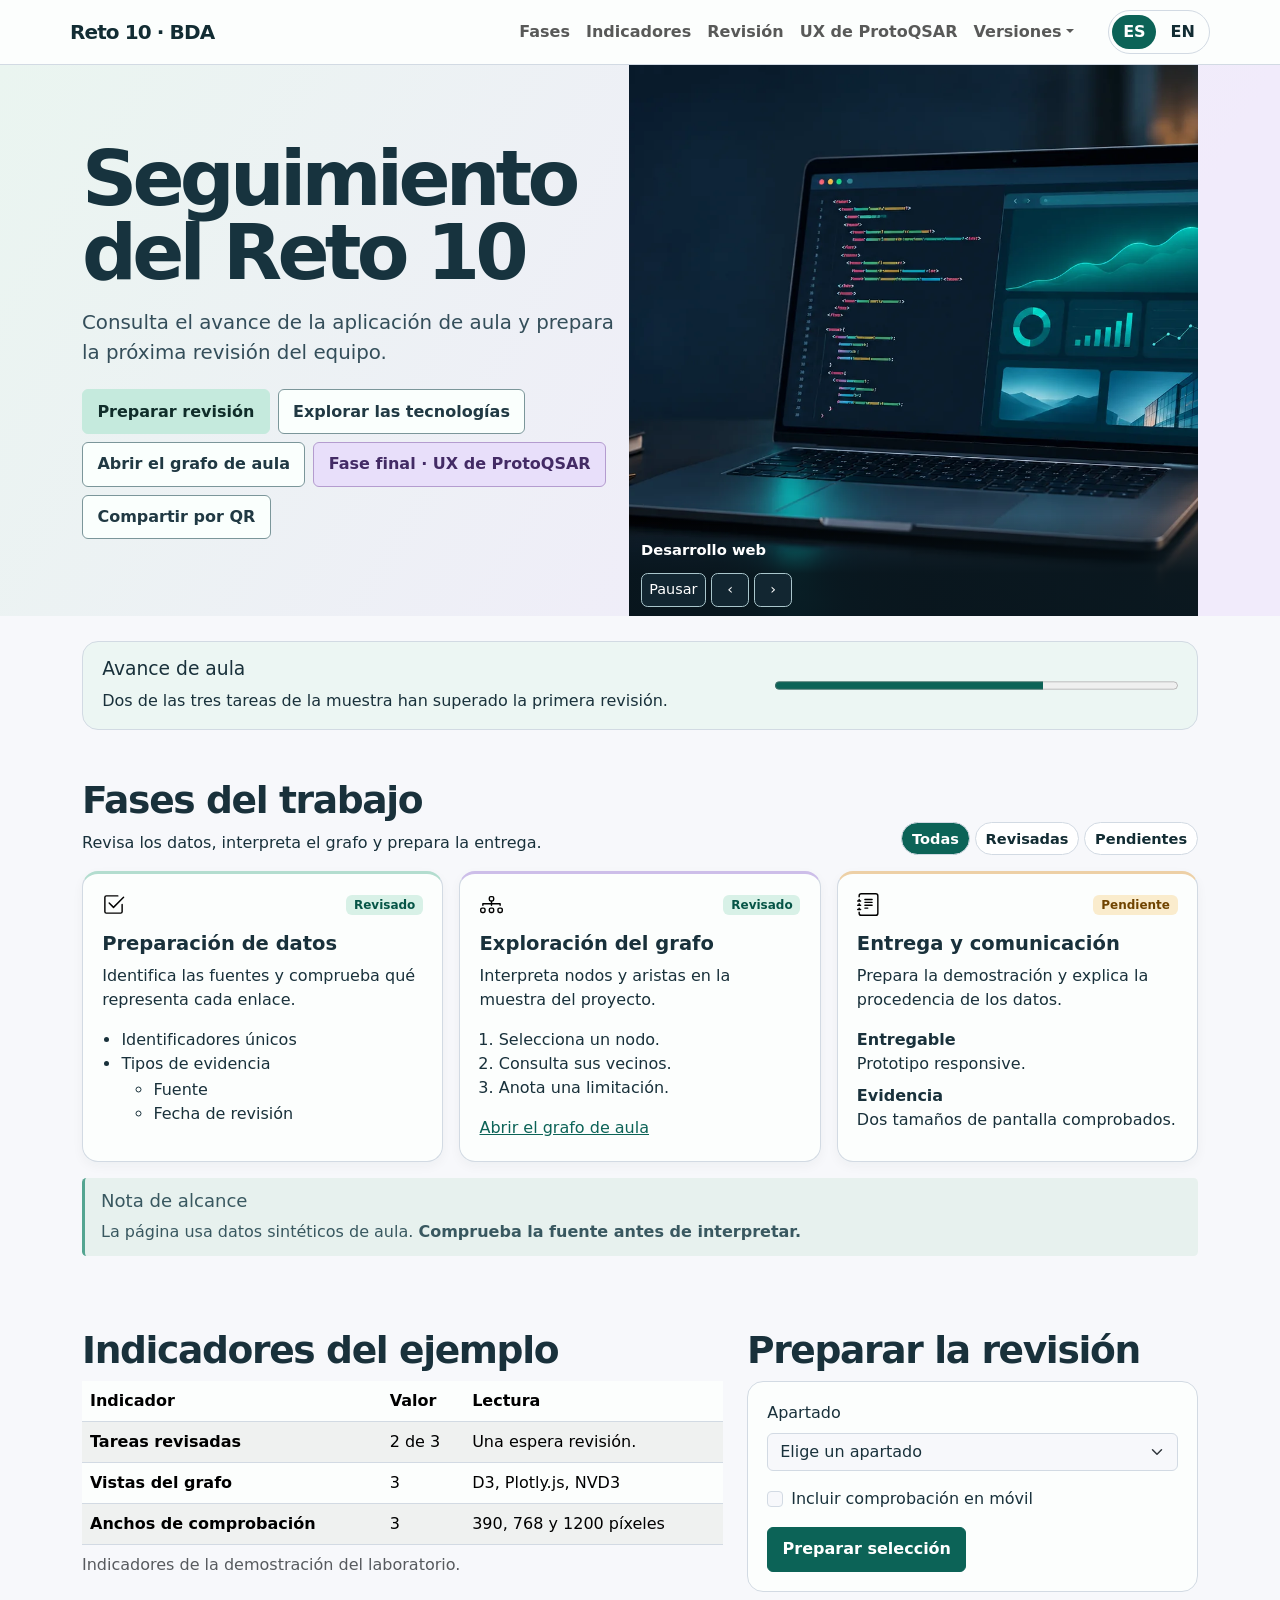
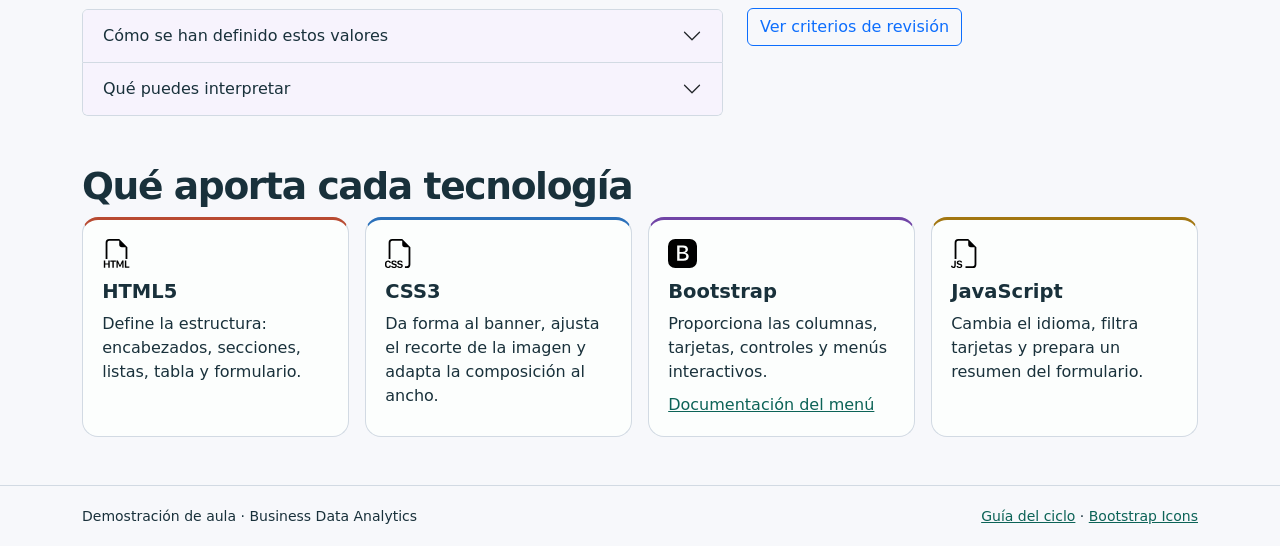
<file: paginas/laboratorio/01_ciclo_4_avanzado.html>
<!-- Etapa 4. HTML describe la estructura. La hoja propia define el diseño y Bootstrap aporta componentes. -->
<!doctype html>
<html lang="es">
<head>
  <meta charset="utf-8">
  <meta name="viewport" content="width=device-width, initial-scale=1">
  <title>Seguimiento del Reto 10 · Edición bilingüe</title>
  <!-- Orden de carga. Bootstrap define las clases base y la segunda hoja personaliza su aspecto. -->
  <link rel="stylesheet" href="../../recursos/bibliotecas/bootstrap-5.3.8.min.css">
  <link rel="stylesheet" href="../../recursos/estilos/01_ciclo_avanzado.css">
  <!-- El bundle de Bootstrap gestiona los menús. El script propio cambia el idioma, filtra las fases y resume el formulario. -->
  <script src="../../recursos/bibliotecas/bootstrap-5.3.8.bundle.min.js" defer></script>
  <script src="../../recursos/scripts/01_ciclo_avanzado.js" defer></script>
  <script src="../../recursos/bibliotecas/qrcodejs-1.0.0.min.js" defer></script>
  <script src="../../recursos/scripts/compartir_qr.js" defer></script>
</head>
<body>
  <!-- Atajo de teclado. El enlace se hace visible al recibir el foco y salta al contenido principal. -->
  <a class="visually-hidden-focusable salto" href="#contenido" data-i18n="skip">Saltar al contenido</a>
  <header class="barra">
    <!-- navbar-expand-lg mantiene visible la navegación desde lg. En anchos menores se abre con el botón. -->
    <nav class="navbar navbar-expand-lg container" aria-label="Navegación principal" data-i18n-aria="mainNav">
      <a class="navbar-brand marca" href="#contenido" data-i18n="brand">Reto 10 · BDA</a>
      <!-- data-lang identifica el idioma de cada botón. aria-pressed indica cuál está seleccionado. -->
      <div class="idiomas order-lg-2" role="group" aria-label="Idioma" data-i18n-aria="languages">
        <button type="button" data-lang="es" lang="es" aria-label="Español" aria-pressed="true">ES</button>
        <button type="button" data-lang="en" lang="en" aria-label="English" aria-pressed="false">EN</button>
      </div>
      <!-- data-bs-target enlaza este control con #menu-ciclo. Bootstrap actualiza aria-expanded al abrir y cerrar. -->
      <button class="navbar-toggler order-lg-3" type="button" data-bs-toggle="collapse" data-bs-target="#menu-ciclo"
        aria-controls="menu-ciclo" aria-expanded="false" aria-label="Mostrar navegación" data-i18n-aria="toggleNav">
        <span class="navbar-toggler-icon"></span>
      </button>
      <div class="collapse navbar-collapse order-lg-1" id="menu-ciclo">
        <ul class="navbar-nav ms-auto me-lg-3">
          <li class="nav-item"><a class="nav-link" data-i18n="phases" href="#fases">Fases</a></li>
          <li class="nav-item"><a class="nav-link" data-i18n="indicators" href="#indicadores">Indicadores</a></li>
          <li class="nav-item"><a class="nav-link" data-i18n="review" href="#revision">Revisión</a></li>
          <li class="nav-item"><a class="nav-link" data-i18n="uxNav" href="../casos/03_protoqsar.html" hreflang="es">UX de ProtoQSAR</a></li>
          <!-- Este desplegable es un componente distinto del menú móvil. Las opciones enlazan archivos HTML del ciclo. -->
          <li class="nav-item dropdown">
            <button class="nav-link dropdown-toggle" type="button" data-bs-toggle="dropdown" aria-expanded="false" data-i18n="versions">Versiones</button>
            <ul class="dropdown-menu dropdown-menu-lg-end">
              <li><a class="dropdown-item" href="01_ciclo_1_html.html" hreflang="es">1. HTML5</a></li>
              <li><a class="dropdown-item" href="01_ciclo_2_css.html" hreflang="es">2. HTML5 + CSS3</a></li>
              <li><a class="dropdown-item" href="01_ciclo_3_bootstrap.html" hreflang="es">3. HTML5 + CSS3 + Bootstrap</a></li>
              <li><a class="dropdown-item active" href="01_ciclo_4_avanzado.html" aria-current="page" data-i18n="stage4">4. Edición bilingüe</a></li>
              <li><hr class="dropdown-divider"></li>
              <li><a class="dropdown-item" href="../../index.html" hreflang="es" data-i18n="lab">Laboratorio web</a></li>
            </ul>
          </li>
        </ul>
      </div>
    </nav>
  </header>

  <main id="contenido">
    <!-- El banner agrupa el h1, dos enlaces internos y una imagen decorativa. El CSS define su distribución. -->
    <section class="banner" aria-labelledby="titulo">
      <div class="container banner-grid">
        <div class="banner-texto">
          <h1 id="titulo" data-i18n="heroTitle">Seguimiento del Reto 10</h1>
          <p data-i18n="heroBody">Consulta el avance de la aplicación de aula y prepara la próxima revisión del equipo.</p>
          <div class="d-flex flex-wrap gap-2">
            <a href="#revision" class="btn btn-banner" data-i18n="heroReview">Preparar revisión</a>
            <a href="#tecnologias" class="btn btn-banner-alt" data-i18n="heroStack">Explorar las tecnologías</a>
            <!-- Este enlace relativo abre la página independiente del grafo, cuyo contenido está en español. -->
            <a href="../grafos/02_grafo.html" hreflang="es" class="btn btn-banner-alt" data-i18n="graphLink">Abrir el grafo de aula</a>
            <a href="../casos/03_protoqsar.html" hreflang="es" class="btn btn-ux-stage" data-i18n="uxLink">Fase final · UX de ProtoQSAR</a>
            <button class="btn btn-banner-alt" type="button" data-bs-toggle="modal" data-bs-target="#modal-qr" data-i18n="qrShare">Compartir por QR</button>
          </div>
        </div>
        <!-- Bootstrap alterna los elementos carousel-item. active indica la imagen que se ve al cargar. -->
        <div id="banner-carrusel" class="carousel slide carousel-fade banner-carrusel" data-bs-interval="6000"
          role="region" aria-label="Imágenes del banner" data-i18n-aria="bannerSlides">
          <div id="banner-diapositivas" class="carousel-inner banner-diapositivas">
            <div class="carousel-item active" role="group" aria-label="Imagen 1 de 2" data-i18n-aria="slideOne">
              <!-- Las fotos son decorativas. Su pie presenta el tema en el idioma elegido. -->
              <img class="banner-foto" src="../../recursos/imagenes/desarrollo-web-banner.webp" width="1672" height="941" alt="" fetchpriority="high">
              <p class="banner-pie mb-0" data-i18n="slideWeb">Desarrollo web</p>
            </div>
            <div class="carousel-item" role="group" aria-label="Imagen 2 de 2" data-i18n-aria="slideTwo">
              <img class="banner-foto" src="../../recursos/imagenes/visualizacion-banner.webp" width="1672" height="941" alt="">
              <p class="banner-pie mb-0" data-i18n="slideGraph">Visualización de grafos</p>
            </div>
          </div>
          <!-- Bootstrap recibe las flechas mediante data-bs-slide. JavaScript propio controla la reproducción. -->
          <div class="banner-controles">
            <button id="banner-reproduccion" type="button" aria-controls="banner-diapositivas">Pausar</button>
            <button type="button" data-bs-target="#banner-carrusel" data-bs-slide="prev"
              aria-label="Imagen anterior" data-i18n-aria="slidePrevious"><span aria-hidden="true">‹</span></button>
            <button type="button" data-bs-target="#banner-carrusel" data-bs-slide="next"
              aria-label="Imagen siguiente" data-i18n-aria="slideNext"><span aria-hidden="true">›</span></button>
          </div>
        </div>
      </div>
    </section>

    <div class="container contenido">
      <section class="progreso mb-5" aria-labelledby="avance-titulo">
        <div>
          <h2 id="avance-titulo" data-i18n="progress">Avance de aula</h2>
          <p class="mb-0" data-i18n="progressText">Dos de las tres tareas de la muestra han superado la primera revisión.</p>
        </div>
        <!-- Control nativo de HTML. El nombre accesible procede del encabezado indicado. -->
        <progress aria-labelledby="avance-titulo" max="3" value="2">2 / 3</progress>
      </section>

      <section id="fases" class="seccion" aria-labelledby="fases-titulo">
        <div class="encabezado-seccion">
          <div>
            <h2 id="fases-titulo" data-i18n="phaseTitle">Fases del trabajo</h2>
            <p class="mb-0" data-i18n="phaseBody">Revisa los datos, interpreta el grafo y prepara la entrega.</p>
          </div>
          <!-- data-filter identifica la opción elegida. JavaScript busca tarjetas con un data-phase compatible. -->
          <div class="filtros" role="group" aria-label="Filtrar fases" data-i18n-aria="filterGroup">
            <button class="filtro" type="button" data-filter="all" aria-pressed="true" data-i18n="all">Todas</button>
            <button class="filtro" type="button" data-filter="done" aria-pressed="false" data-i18n="donePlural">Revisadas</button>
            <button class="filtro" type="button" data-filter="pending" aria-pressed="false" data-i18n="pendingPlural">Pendientes</button>
          </div>
        </div>
        <!-- El recuento del filtro se anuncia mediante role=status. visually-hidden lo oculta solo visualmente. -->
        <p id="resultado-filtro" class="visually-hidden" role="status"></p>
        <div class="row g-3">
          <!-- Bootstrap reparte doce columnas por fila. Estas clases muestran una, dos o tres tarjetas según el ancho. -->
          <div class="col-12 col-md-6 col-lg-4" data-phase="done">
            <article class="card h-100">
              <div class="card-body">
                <div class="d-flex align-items-center justify-content-between gap-2 mb-3">
                  <img class="tarjeta-icono" src="../../recursos/bibliotecas/check2-square.svg" width="23" height="23" alt="">
                  <span class="badge revised" data-i18n="done">Revisado</span>
                </div>
                <h3 class="card-title" data-i18n="dataTitle">Preparación de datos</h3>
                <p data-i18n="dataBody">Identifica las fuentes y comprueba qué representa cada enlace.</p>
                <ul class="lista">
                  <li data-i18n="ids">Identificadores únicos</li>
                  <!-- La lista interior pertenece a este li. Se traduce el span para conservar los elementos anidados. -->
                  <li><span data-i18n="evidence">Tipos de evidencia</span>
                    <ul><li data-i18n="source">Fuente</li><li data-i18n="reviewDate">Fecha de revisión</li></ul>
                  </li>
                </ul>
              </div>
            </article>
          </div>
          <div class="col-12 col-md-6 col-lg-4" data-phase="done">
            <article class="card h-100">
              <div class="card-body">
                <div class="d-flex align-items-center justify-content-between gap-2 mb-3">
                  <img class="tarjeta-icono" src="../../recursos/bibliotecas/diagram-3.svg" width="23" height="23" alt="">
                  <span class="badge revised" data-i18n="done">Revisado</span>
                </div>
                <h3 class="card-title" data-i18n="graphTitle">Exploración del grafo</h3>
                <p data-i18n="graphBody">Interpreta nodos y aristas en la muestra del proyecto.</p>
                <ol class="lista">
                  <li data-i18n="stepNode">Selecciona un nodo.</li>
                  <li data-i18n="stepNeighbors">Consulta sus vecinos.</li>
                  <li data-i18n="stepLimit">Anota una limitación.</li>
                </ol>
                <a href="../grafos/02_grafo.html" hreflang="es" data-i18n="graphLink">Abrir el grafo de aula</a>
              </div>
            </article>
          </div>
          <div class="col-12 col-md-6 col-lg-4" data-phase="pending">
            <article class="card h-100">
              <div class="card-body">
                <div class="d-flex align-items-center justify-content-between gap-2 mb-3">
                  <img class="tarjeta-icono" src="../../recursos/bibliotecas/journal-text.svg" width="23" height="23" alt="">
                  <span class="badge pending" data-i18n="pending">Pendiente</span>
                </div>
                <h3 class="card-title" data-i18n="deliveryTitle">Entrega y comunicación</h3>
                <p data-i18n="deliveryBody">Prepara la demostración y explica la procedencia de los datos.</p>
                <dl class="mb-0">
                  <dt data-i18n="deliverable">Entregable</dt><dd data-i18n="prototype">Prototipo responsive.</dd>
                  <dt data-i18n="proof">Evidencia</dt><dd class="mb-0" data-i18n="proofSizes">Dos tamaños de pantalla comprobados.</dd>
                </dl>
              </div>
            </article>
          </div>
        </div>
        <aside class="nota mt-3" aria-labelledby="nota-titulo">
          <h3 id="nota-titulo" data-i18n="scope">Nota de alcance</h3>
          <p class="mb-0"><span data-i18n="scopeBody">La página usa datos sintéticos de aula.</span> <strong data-i18n="scopeCheck">Comprueba la fuente antes de interpretar.</strong></p>
        </aside>
      </section>

      <div class="row g-4 seccion">
        <section id="indicadores" class="col-12 col-lg-7" aria-labelledby="indicadores-titulo">
          <h2 id="indicadores-titulo" data-i18n="indicatorsTitle">Indicadores del ejemplo</h2>
          <div class="table-responsive">
            <!-- table y table-striped aportan el formato. Los encabezados conservan su relación con las celdas mediante scope. -->
            <table class="table table-striped align-middle mb-2">
              <caption data-i18n="caption">Indicadores de la demostración del laboratorio.</caption>
              <thead><tr><th scope="col" data-i18n="metric">Indicador</th><th scope="col" data-i18n="value">Valor</th><th scope="col" data-i18n="reading">Lectura</th></tr></thead>
              <tbody>
                <tr><th scope="row" data-i18n="reviewedTasks">Tareas revisadas</th><td data-i18n="twoOfThree">2 de 3</td><td data-i18n="onePending">Una espera revisión.</td></tr>
                <tr><th scope="row" data-i18n="graphViews">Vistas del grafo</th><td>3</td><td>D3, Plotly.js, NVD3</td></tr>
                <tr><th scope="row" data-i18n="checkedWidths">Anchos de comprobación</th><td>3</td><td data-i18n="pixels">390, 768 y 1200 píxeles</td></tr>
              </tbody>
            </table>
          </div>
        <!-- Bootstrap agrupa los paneles. data-bs-parent cierra el panel anterior al abrir otro. -->
        <div class="accordion mt-3" id="indicadores-acordeon-4">
          <div class="accordion-item">
            <h3 class="accordion-header">
              <button class="accordion-button collapsed" type="button" data-bs-toggle="collapse"
                data-bs-target="#origen-4" aria-expanded="false" aria-controls="origen-4" data-i18n="howDefined">Cómo se han definido estos valores</button>
            </h3>
            <div id="origen-4" class="accordion-collapse collapse" data-bs-parent="#indicadores-acordeon-4">
              <div class="accordion-body"><p data-i18n="howDefinedBody">Los valores describen la demostración. Documenta el origen de cada indicador y la fecha de comprobación.</p></div>
            </div>
          </div>
          <div class="accordion-item">
            <h3 class="accordion-header">
              <button class="accordion-button collapsed" type="button" data-bs-toggle="collapse"
                data-bs-target="#interpretacion-4" aria-expanded="false" aria-controls="interpretacion-4" data-i18n="interpretation">Qué puedes interpretar</button>
            </h3>
            <div id="interpretacion-4" class="accordion-collapse collapse" data-bs-parent="#indicadores-acordeon-4">
              <div class="accordion-body"><p data-i18n="interpretationBody">Los indicadores describen un ejemplo de aula. Para valorar un cambio en la web, observa si los usuarios completan una tarea concreta.</p></div>
            </div>
          </div>
        </div>
        </section>
        <section id="revision" class="col-12 col-lg-5" aria-labelledby="revision-titulo">
          <h2 id="revision-titulo" data-i18n="reviewTitle">Preparar la revisión</h2>
          <!-- El navegador valida required. El script escucha submit y muestra el resumen en la propia página. -->
          <form id="formulario-revision" class="formulario" action="#revision" method="get">
            <label class="form-label" for="apartado" data-i18n="topic">Apartado</label>
            <select id="apartado" name="apartado" class="form-select mb-3" required>
              <option value="" data-i18n="chooseTopic">Elige un apartado</option>
              <option value="dataTitle" data-i18n="dataTitle">Preparación de datos</option>
              <option value="graphTitle" data-i18n="graphTitle">Exploración del grafo</option>
              <option value="deliveryTitle" data-i18n="deliveryTitle">Entrega y comunicación</option>
            </select>
            <div class="form-check mb-3">
              <input id="movil" name="movil" type="checkbox" value="si" class="form-check-input">
              <label for="movil" class="form-check-label" data-i18n="mobileCheck">Incluir comprobación en móvil</label>
            </div>
            <button type="submit" class="btn btn-review" data-i18n="submit">Preparar selección</button>
            <!-- El resumen está oculto al inicio. role=status permite anunciar el resultado al actualizarlo. -->
            <p id="resumen-revision" role="status" class="feedback mb-0" hidden></p>
          </form>
        <!-- Este Collapse se abre por separado. Su botón apunta al id y no usa data-bs-parent. -->
        <div class="mt-3">
          <button class="btn btn-outline-primary" type="button" data-bs-toggle="collapse" data-bs-target="#criterios-4"
            aria-expanded="false" aria-controls="criterios-4" data-i18n="reviewChecklist">Ver criterios de revisión</button>
          <div id="criterios-4" class="collapse mt-2">
            <ul class="list-group">
              <li class="list-group-item" data-i18n="reviewWidth">Comprueba 390 y 1200 px.</li>
              <li class="list-group-item" data-i18n="reviewKeyboard">Usa Tab para llegar a los controles.</li>
              <li class="list-group-item" data-i18n="reviewEvidence">Guarda una evidencia y explica qué cambió.</li>
            </ul>
          </div>
        </div>
        </section>
      </div>

      <!-- Las cuatro fichas relacionan lo que ves en pantalla con la tecnología que aporta cada función. -->
      <section id="tecnologias" class="seccion" aria-labelledby="tecnologias-titulo">
        <h2 id="tecnologias-titulo" data-i18n="stackTitle">Qué aporta cada tecnología</h2>
        <div class="row g-3">
          <div class="col-12 col-sm-6 col-xl-3"><article class="tecnologia tech-html h-100">
            <img src="../../recursos/bibliotecas/filetype-html.svg" width="29" height="29" alt="">
            <h3>HTML5</h3><p data-i18n="stackHtml">Define la estructura: encabezados, secciones, listas, tabla y formulario.</p>
          </article></div>
          <div class="col-12 col-sm-6 col-xl-3"><article class="tecnologia tech-css h-100">
            <img src="../../recursos/bibliotecas/filetype-css.svg" width="29" height="29" alt="">
            <h3>CSS3</h3><p data-i18n="stackCss">Da forma al banner, ajusta el recorte de la imagen y adapta la composición al ancho.</p>
          </article></div>
          <div class="col-12 col-sm-6 col-xl-3"><article class="tecnologia tech-bs h-100">
            <img src="../../recursos/bibliotecas/bootstrap-fill.svg" width="29" height="29" alt="">
            <h3>Bootstrap</h3><p data-i18n="stackBs">Proporciona las columnas, tarjetas, controles y menús interactivos.</p>
            <a href="https://getbootstrap.com/docs/5.3/components/dropdowns/" data-i18n="bsDocs">Documentación del menú</a>
          </article></div>
          <div class="col-12 col-sm-6 col-xl-3"><article class="tecnologia tech-js h-100">
            <img src="../../recursos/bibliotecas/filetype-js.svg" width="29" height="29" alt="">
            <h3>JavaScript</h3><p data-i18n="stackJs">Cambia el idioma, filtra tarjetas y prepara un resumen del formulario.</p>
          </article></div>
        </div>
      </section>
    </div>
  </main>
  <footer class="pie">
    <div class="container d-flex flex-wrap justify-content-between gap-2">
      <small data-i18n="footer">Demostración de aula · Business Data Analytics</small>
      <small><a href="../../documentacion/Guia_Ciclo_Web.md" hreflang="es" data-i18n="guide">Guía del ciclo</a> · <a href="https://icons.getbootstrap.com/">Bootstrap Icons</a></small>
    </div>
  </footer>
  <!-- El modal usa Bootstrap. data-qr-index es una ruta relativa a la portada del proyecto. -->
  <div class="modal fade" id="modal-qr" tabindex="-1" aria-labelledby="titulo-qr" aria-hidden="true">
    <div class="modal-dialog modal-dialog-centered modal-dialog-scrollable">
      <div class="modal-content">
        <div class="modal-header">
          <h2 class="modal-title h5" id="titulo-qr" data-i18n="qrTitle">Compartir la web por QR</h2>
          <button type="button" class="btn-close" data-bs-dismiss="modal" aria-label="Cerrar" data-i18n-aria="qrClose"></button>
        </div>
        <div class="modal-body">
          <form id="formulario-qr" data-qr-index="../../index.html" novalidate>
            <label for="url-qr" class="form-label" data-i18n="qrLabel">URL pública de GitHub Pages</label>
            <input id="url-qr" class="form-control" type="url" inputmode="url" spellcheck="false" maxlength="1024" aria-describedby="ayuda-qr estado-qr" required>
            <p id="ayuda-qr" class="form-text" data-i18n="qrHelp">Desde una copia local, pega la URL que aparece en Settings → Pages. Admite también el dominio personalizado del sitio.</p>
            <button type="submit" class="btn btn-primary" data-i18n="qrGenerate">Generar QR</button>
          </form>
          <p id="estado-qr" role="status" class="small mt-2 mb-0"></p>
          <figure id="resultado-qr" class="text-center mb-0 mt-3" hidden>
            <img id="imagen-qr" class="img-fluid" width="288" height="288" alt="Código QR de la web publicada" data-i18n-alt="qrImage">
            <figcaption class="mt-2">
              <a id="destino-qr" class="d-block text-break mb-2"></a>
              <a id="descarga-qr" class="btn btn-outline-primary" download="taller-web-bda-qr.png" data-i18n="qrDownload">Descargar PNG</a>
            </figcaption>
          </figure>
        </div>
      </div>
    </div>
  </div>
</body>
</html>
</file>
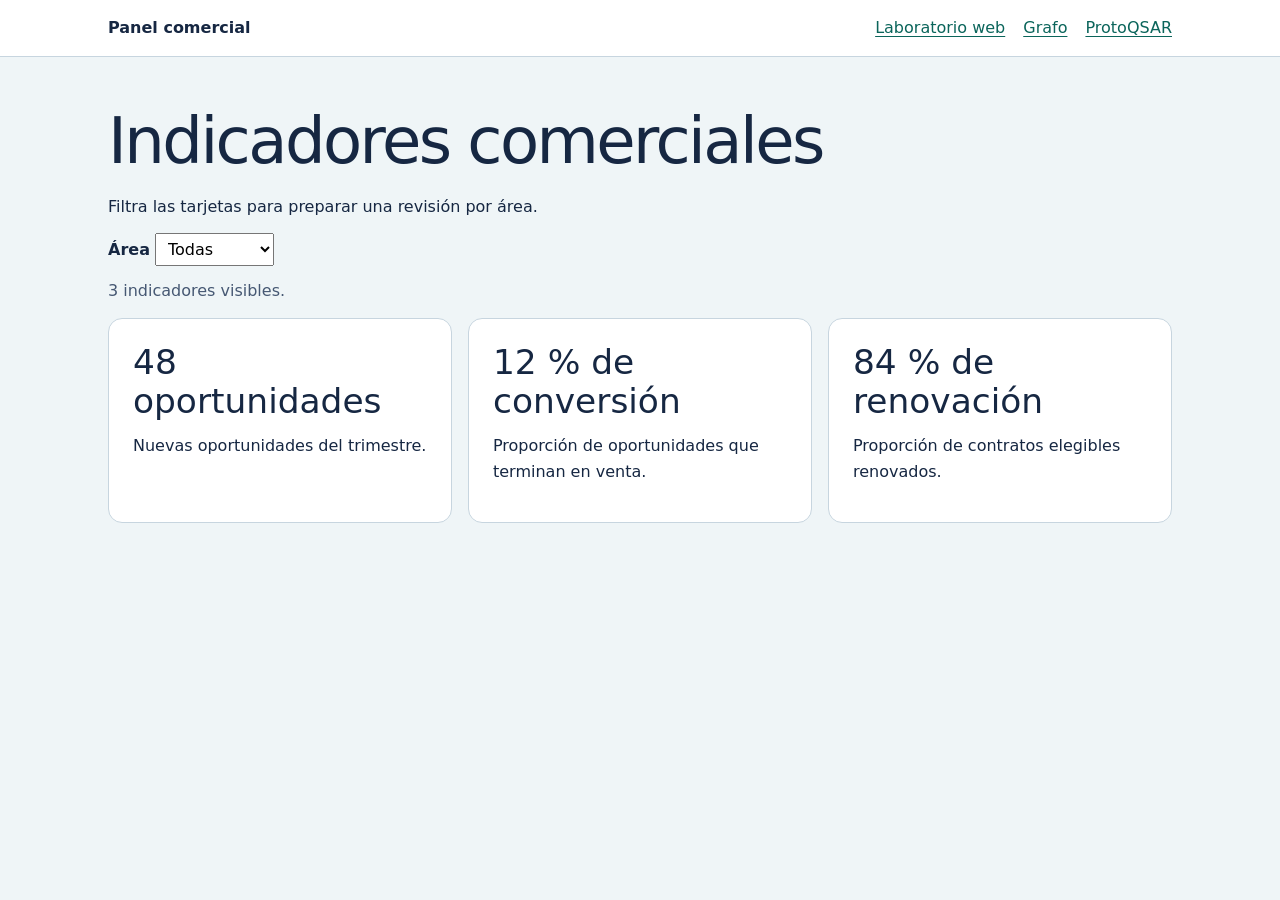
<file: paginas/laboratorio/01_dom.html>
<!doctype html>
<html lang="es">
<head>
  <meta charset="utf-8">
  <meta name="viewport" content="width=device-width, initial-scale=1">
  <title>DOM y catálogo de indicadores</title>
  <link rel="stylesheet" href="../../recursos/bibliotecas/bootstrap-5.3.8.min.css">
  <link rel="stylesheet" href="../../recursos/estilos/estilos.css">
  <!-- defer permite asociar eventos después de que el navegador haya construido el DOM. -->
  <script src="../../recursos/scripts/01_dom.js" defer></script>
</head>
<body>
  <header class="site-header">
    <div class="container navbar-local">
      <span class="brand">Panel comercial</span>
      <nav aria-label="Prácticas">
        <a href="../../index.html">Laboratorio web</a><a href="../grafos/02_grafo.html">Grafo</a><a href="../casos/03_protoqsar.html">ProtoQSAR</a>
      </nav>
    </div>
  </header>
  <!-- Los controles y las tarjetas pertenecen a la práctica principal de filtrado. -->
  <main class="container section">
    <h1>Indicadores comerciales</h1>
    <p>Filtra las tarjetas para preparar una revisión por área.</p>
    <label for="area">Área</label>
    <select id="area">
      <option value="todas">Todas</option>
      <option value="captacion">Captación</option>
      <option value="retencion">Retención</option>
    </select>
    <p id="resumen" class="status" role="status">3 indicadores visibles.</p>
    <!-- row agrupa las tarjetas. El script identifica cada categoría mediante data-area. -->
    <section class="row" aria-label="Indicadores">
      <article class="col-12 col-md-6 col-lg-4" data-area="captacion">
        <div class="panel"><h2>48 oportunidades</h2><p>Nuevas oportunidades del trimestre.</p></div>
      </article>
      <article class="col-12 col-md-6 col-lg-4" data-area="captacion">
        <div class="panel"><h2>12 % de conversión</h2><p>Proporción de oportunidades que terminan en venta.</p></div>
      </article>
      <article class="col-12 col-md-6 col-lg-4" data-area="retencion">
        <div class="panel"><h2>84 % de renovación</h2><p>Proporción de contratos elegibles renovados.</p></div>
      </article>
    </section>
  </main>
</body>
</html>
</file>
<file: recursos/estilos/01_laboratorio_web.css>
/* Estilos generales del laboratorio. El texto hereda la familia tipográfica y el color del cuerpo. */
body { color:#162742; background:#eff5f7; font-family:system-ui,sans-serif; }
a { color:#0b655b; text-underline-offset:.18em; }
:focus-visible { outline:3px solid #235ec4; outline-offset:3px; }
.masthead { border-bottom:1px solid #c7d5df; background:#fff; }
.lab-brand { color:#162742; font-weight:750; }
h1 { max-width:20ch; letter-spacing:-.04em; font-size:clamp(2.1rem,5vw,3.7rem); }
/* El menú puede saltar de fila. En pantallas anchas pasa a ser un índice vertical que se mantiene visible al desplazarse. */
.lab-nav { display:flex; flex-wrap:wrap; justify-content:flex-start; gap:8px 16px; }
@media (min-width:992px) {
  .lab-nav { position:sticky; top:20px; display:grid; border-left:2px solid #9fcbbc; padding-left:16px; }
}
.lesson { margin-bottom:24px; padding:clamp(16px,4vw,30px); border:1px solid #c7d5df; border-radius:14px; background:white; }
.lesson h3 { margin:24px 0 10px; font-size:1.35rem; }
.lesson .accordion-header { margin:0; }
/* El ancho mínimo mantiene legibles las columnas. El contenedor de Bootstrap admite desplazamiento horizontal. */
.lesson table { min-width:29rem; }
.sample-card, .marco { padding:16px; border:2px solid #aac5c3; border-radius:9px; background:#f5fbf9; }
.sample-card ul { margin-bottom:0; }
/* El JavaScript añade esta clase al elemento seleccionado para marcarlo con un contorno. */
.sample-card .nodo-inspeccionado, .sample-card.nodo-inspeccionado {
  outline:2px dashed #235ec4; outline-offset:2px;
}
pre { padding:12px; background:#182941; color:#f6fbff; border-radius:8px; white-space:pre; }
.output { margin-top:12px; white-space:pre-wrap; background:#e7eff5; color:#162742; }
/* Demostración de cascada. El párrafo hereda el color del marco y su estado puede cambiar mediante una clase. */
.marco { color:#155e4a; }
.marco p { margin:0; }
.estado-color { color:#6940a5; }
/* La regla de dos clases tiene más especificidad que .estado-color. */
.marco .estado-color { color:#a13a18; }
.marco.padre-alternativo { color:#1f5091; }
/* El valor inherit hace que el span tome el color de su padre. */
.marco.forzar-herencia .estado-color { color:inherit; }
details { border-top:1px solid #c7d5df; padding-top:12px; }
details summary { font-weight:650; cursor:pointer; }
details > :nth-child(2) { margin-top:12px; }
</file>
<file: recursos/estilos/estilos.css>
/* Estilos compartidos por las prácticas. Las variables reúnen las decisiones de color. */
:root { color-scheme: light; --ink:#162742; --muted:#465873; --accent:#0b655b; --bg:#eff5f7; --line:#c7d5df; }
* { box-sizing:border-box; }
body { margin:0; background:var(--bg); color:var(--ink); font:1rem/1.6 system-ui,sans-serif; }
/* Contenedor centrado con relleno lateral fluido. La vista comparativa puede utilizar esta cuadrícula local. */
.container { max-width:1140px; margin-inline:auto; padding-inline:clamp(16px,4vw,38px); }
.row { display:flex; flex-wrap:wrap; margin-inline:-8px; row-gap:16px; }
/* Aplica relleno a los hijos directos de la fila. Desde 768 px y 992 px aparecen columnas de distinto ancho. */
.row > * { padding-inline:8px; }
.col-12 { width:100%; }
@media (min-width:768px) { .col-md-6 {width:50%;} }
@media (min-width:992px) { .col-lg-4 {width:33.333%;} .col-lg-8 {width:66.667%;} }
/* Jerarquía visual de los títulos. El HTML establece el nivel semántico. */
h1,h2,h3 { line-height:1.14; }
h1 { font-size:clamp(2.05rem,5vw,4rem); margin:0 0 16px; max-width:19ch; letter-spacing:-.04em; }
h2 { font-size:clamp(1.45rem,3vw,2.15rem); margin:0 0 12px; }
h3 { font-size:1.15rem; margin:0 0 8px; }
p { margin:0 0 14px; max-width:68ch; }
a { color:var(--accent); text-underline-offset:.2em; }
:focus-visible { outline:3px solid #235ec4; outline-offset:3px; }
.site-header { background:white; border-bottom:1px solid var(--line); }
/* Flexbox reparte el espacio entre título y navegación. En móvil puede haber más de una fila. */
.navbar-local { display:flex; flex-wrap:wrap; align-items:center; justify-content:space-between; gap:8px 24px; padding-block:15px; }
.navbar-local nav,.actions { display:flex; flex-wrap:wrap; gap:10px 18px; align-items:center; }
.brand { font-weight:800; color:var(--ink); text-decoration:none; }
.hero { background:#dfeeea; padding-block:clamp(28px,6vw,70px); }
.hero p { color:var(--muted); font-size:1.12rem; }
.section { padding-block:clamp(24px,5vw,48px); }
/* Estilo de tarjeta reutilizable. La altura completa permite alinear paneles de una misma fila. */
.panel { background:white; border:1px solid var(--line); border-radius:14px; padding:clamp(14px,3vw,24px); height:100%; }
.action { display:inline-block; appearance:none; border:1px solid var(--accent); border-radius:8px; background:var(--accent); color:white; padding:9px 14px; font:inherit; font-weight:650; text-decoration:none; cursor:pointer; }
.action:hover { background:#084d45; color:white; }
.action.secondary { background:white; color:var(--accent); }
label { font-weight:650; }
select { font:inherit; max-width:100%; padding:5px 8px; }
.status { color:var(--muted); margin-top:12px; }
/* Oculta información visualmente y la conserva disponible para tecnologías de asistencia. */
.sr-only { position:absolute; width:1px; height:1px; padding:0; overflow:hidden; clip-path:inset(50%); white-space:nowrap; }
table { width:100%; border-collapse:collapse; font-variant-numeric:tabular-nums; }
th,td { padding:6px 8px; border-bottom:1px solid var(--line); text-align:left; }
footer { border-top:1px solid var(--line); padding-block:18px; color:var(--muted); }
/* Cuando JavaScript activa hidden, la tarjeta se oculta y libera su espacio en la fila. */
[hidden] { display:none !important; }
</file>
<file: recursos/estilos/01_ciclo_css.css>
/* Etapa 2. La cuadrícula, el aspecto y las interacciones visuales son CSS propio. */
/* Paleta compartida. var reutiliza estas propiedades en fondo, texto, bordes y botones. */
:root {
  --tinta: #1e2f46;
  --acento: #0b655b;
  --fondo: #eff5f7;
  --linea: #c2d1db;
}
/* border-box incluye relleno y borde dentro del ancho declarado. */
* { box-sizing: border-box; }
body {
  margin: 0;
  color: var(--tinta);
  background: var(--fondo);
  font: 1rem/1.6 system-ui, sans-serif;
}
a { color: var(--acento); text-underline-offset: .15em; }
:focus-visible { outline: 3px solid #1a60c1; outline-offset: 2px; }
.salto { position: absolute; inset: 0 auto auto 1rem; transform: translateY(-150%); }
.salto:focus { transform: none; padding: .25rem .75rem; background: white; }
/* min elige el menor entre el ancho disponible menos los márgenes laterales y el máximo del contenido. */
.envoltura { width: min(100% - 2rem, 70rem); margin-inline: auto; }
.cabecera, .pie { background: white; border-block: 1px solid var(--linea); padding-block: .8rem; }
.marca, .pie-texto { margin: 0; }
.marca { font-weight: 700; }
/* Flexbox alinea los enlaces y flex-wrap permite que salten de fila en pantallas estrechas. */
.etapas, .indice-enlaces, .acciones {
  display: flex;
  flex-wrap: wrap;
  gap: .5rem 1rem;
  padding: 0;
  list-style: none;
}
.etapas { margin-block: .5rem 0; }
.etapas a[aria-current="page"] { font-weight: 750; text-decoration-thickness: 2px; }
.apertura { display: grid; gap: 1rem; align-items: center; padding-block: 2rem 1rem; }
h1, h2, h3 { line-height: 1.2; }
h1 { font-size: clamp(2rem, 6vw, 3.5rem); margin: 0 0 .6rem; }
h2 { font-size: clamp(1.45rem, 4vw, 2rem); }
h3 { font-size: 1.18rem; }
.introduccion { font-size: 1.12rem; max-width: 52ch; }
.accion {
  display: inline-block;
  padding: .55rem .8rem;
  border: 1px solid var(--acento);
  border-radius: .35rem;
  color: white;
  background: var(--acento);
  font: inherit;
  cursor: pointer;
  text-decoration: none;
}
.accion.secundaria { color: var(--acento); background: white; }
.resumen { margin: 0; }
.resumen-caja, .nota {
  padding: 1rem;
  border: 1px solid var(--linea);
  border-radius: .55rem;
  background: #e3eeed;
}
progress { display: block; width: 100%; margin-block: .5rem; accent-color: var(--acento); }
.indice { border-bottom: 1px solid var(--linea); }
.seccion { margin-block: 2rem; }

/* Un bloque de tres artículos. El ancho define cuántos caben en cada fila. */
.tarjetas { display: grid; grid-template-columns: minmax(0, 1fr); gap: 1rem; }
/* Las reglas se añaden al alcanzar cada ancho mínimo. A 768 px hay dos columnas y a 992 px hay tres. */
@media (min-width: 768px) {
  .tarjetas { grid-template-columns: repeat(2, minmax(0, 1fr)); }
}
@media (min-width: 992px) {
  .apertura { grid-template-columns: 2fr 1fr; }
  .tarjetas { grid-template-columns: repeat(3, minmax(0, 1fr)); }
}
.ficha { height: 100%; border: 1px solid var(--linea); border-radius: .55rem; background: white; }
.ficha-cuerpo { padding: 1rem; }
.ficha-cuerpo > h3 { margin-top: 0; }   /* Hijo directo de .ficha-cuerpo. */
.lista-ficha li { margin-bottom: .2rem; }   /* Incluye los li de una lista anidada. */
.lista-ficha { padding-inline-start: 1.2rem; }
dl.lista-ficha { padding: 0; }
.lista-ficha dd { margin: 0 0 .45rem; }
.estado { display: inline-block; margin: 0; padding: .1rem .5rem; background: #d5ede2; border-radius: .25rem; }
.estado.pendiente { background: #f5e5bf; }

/* El párrafo hereda color y familia; su caja conserva su propio padding y borde. */
.nota { margin-top: 1.1rem; border-left: 4px solid var(--acento); color: #36546b; }
.nota > h3, .nota > p { margin-block: 0 .4rem; }
/* Este descendiente recibe un color explícito que sustituye al color heredado de la nota. */
.nota .excepcion { color: #7b361a; }

/* Si la tabla rebasa su contenedor, solo ese bloque admite el desplazamiento horizontal. */
.tabla-contenedor { overflow-x: auto; }
.tabla { width: 100%; border-collapse: collapse; background: white; }
.tabla th, .tabla td { padding: .5rem .7rem; border-bottom: 1px solid var(--linea); text-align: left; }
.tabla caption { text-align: left; padding-block: .4rem; }
.detalle { margin-top: .8rem; }
summary { cursor: pointer; }
/* fieldset y legend agrupan controles relacionados. Estas reglas dan forma a ese grupo. */
fieldset { margin: 0; padding: .8rem 1rem 1rem; border: 1px solid var(--linea); }
legend { font-weight: 700; }
.campo { display: grid; gap: .25rem; max-width: 30rem; }
.control { width: 100%; padding: .45rem; font: inherit; }
.opcion { margin-block: .75rem; }
</file>
<file: recursos/estilos/03_protoqsar.css>
/* Las variables personalizan el tema. El bundle de Bootstrap controla Tabs, Collapse y Accordion. */
:root {
  --bs-body-bg: #f7f8fc;
  --bs-body-color: #192c3a;
  --bs-link-color-rgb: 13, 94, 82;
  --bs-link-hover-color-rgb: 8, 67, 59;
  --bs-border-color: #d5dce6;
  --case-ink: #18313e;
  --case-mint: #dff0e9;
  --case-lilac: #eee7f7;
  --case-blue: #e7eff9;
}
body { font-family: system-ui, sans-serif; }
:focus-visible { outline: 3px solid #3664a4; outline-offset: 3px; }
.visually-hidden-focusable:focus { background: white; padding: .65rem; position: absolute; z-index: 3; }
.case-nav, .case-footer { background: #fff; border-block: 1px solid var(--bs-border-color); }
.case-brand { color: var(--case-ink); font-weight: 780; text-decoration: none; }
.case-hero { background: linear-gradient(115deg, var(--case-mint), var(--case-lilac)); border-bottom: 1px solid var(--bs-border-color); }
.case-phase { color: #503979; font-size: .87rem; font-weight: 730; }
h1 { max-width: 19ch; font-size: clamp(2.45rem, 5.7vw, 5rem); line-height: 1.02; letter-spacing: -.052em; font-weight: 840; }
.case-hero .lead { max-width: 49ch; font-weight: 480; }
.case-route, .case-surface { border: 1px solid var(--bs-border-color); border-radius: .9rem; background: #fff; }
.case-route { padding: clamp(1rem, 2.8vw, 1.6rem); }
.case-route ol { display: grid; gap: .65rem; }
.case-route li { padding: .68rem .75rem; border-radius: .55rem; background: var(--case-mint); }
.case-route li + li { background: var(--case-lilac); }
.btn-case-primary, .btn-case-outline { font-weight: 680; }
.btn-case-primary {
  --bs-btn-color: white; --bs-btn-bg: #176357; --bs-btn-border-color: #176357;
  --bs-btn-hover-color: white; --bs-btn-hover-bg: #104b42; --bs-btn-hover-border-color: #104b42;
  --bs-btn-active-color: white; --bs-btn-active-bg: #104b42; --bs-btn-active-border-color: #104b42;
}
.btn-case-outline {
  --bs-btn-color: #432b63; --bs-btn-bg: #fbf8ff; --bs-btn-border-color: #a38fbc;
  --bs-btn-hover-color: #382158; --bs-btn-hover-bg: #eee5fa; --bs-btn-hover-border-color: #8a73a7;
  --bs-btn-active-color: #382158; --bs-btn-active-bg: #eee5fa; --bs-btn-active-border-color: #8a73a7;
}
.case-section { padding-top: clamp(2rem, 5vw, 4rem); }
.case-heading { max-width: 69ch; margin-bottom: 1.05rem; }
.case-heading h2 { font-weight: 780; letter-spacing: -.035em; }
.case-matrix { --bs-table-bg: #fff; min-width: 39rem; }
.case-matrix th, .case-matrix td { padding: .72rem .85rem; }
.case-matrix thead { --bs-table-bg: #eaf0f9; }
.case-matrix tbody tr:last-child > * { border-bottom: 0; }
.case-badge-high { color: #4c346a; background: #eae0f7; }
.case-badge-medium { color: #66450e; background: #f5e9cf; }
.case-tabs { --bs-nav-tabs-link-active-color: #432b63; --bs-nav-tabs-link-active-bg: #fff; }
.case-tabs .nav-link { font-weight: 690; }
.case-panels { border-top: 0; border-start-start-radius: 0; padding: clamp(.85rem, 2.8vw, 1.5rem); }
.prototype-intro { padding: clamp(.85rem, 2.8vw, 1.5rem); border-radius: .65rem; background: var(--case-mint); }
.prototype-intro p { max-width: 59ch; }
.service { padding: .85rem; border-radius: .7rem; background: var(--case-blue); }
.service-grid article:nth-child(2) .service { background: var(--case-lilac); }
.service-grid article:nth-child(3) .service { background: #f8efdc; }
.service h5 { font-size: 1.05rem; font-weight: 740; }
.service p { margin-bottom: 0; }
.accordion {
  --bs-accordion-btn-bg: #faf8fe;
  --bs-accordion-active-bg: #eee7f8;
  --bs-accordion-active-color: #432b65;
}
.case-footer { color: #40576a; }
</file>
<file: recursos/bibliotecas/nvd3-1.8.6.min.css>
.nvd3 .nv-axis line,.nvd3 .nv-axis path{fill:none;shape-rendering:crispEdges}.nv-brush .extent,.nvd3 .background path,.nvd3 .nv-axis line,.nvd3 .nv-axis path{shape-rendering:crispEdges}.nv-distx,.nv-disty,.nv-noninteractive,.nvd3 .nv-axis,.nvd3.nv-pie .nv-label,.nvd3.nv-sparklineplus g.nv-hoverValue{pointer-events:none}.nvd3 .nv-axis{opacity:1}.nvd3 .nv-axis.nv-disabled,.nvd3 .nv-controlsWrap .nv-legend .nv-check-box .nv-check{opacity:0}.nvd3 .nv-axis path{stroke:#000;stroke-opacity:.75}.nvd3 .nv-axis path.domain{stroke-opacity:.75}.nvd3 .nv-axis.nv-x path.domain{stroke-opacity:0}.nvd3 .nv-axis line{stroke:#e5e5e5}.nvd3 .nv-axis .zero line, .nvd3 .nv-axis line.zero{stroke-opacity:.75}.nvd3 .nv-axis .nv-axisMaxMin text{font-weight:700}.nvd3 .x .nv-axis .nv-axisMaxMin text,.nvd3 .x2 .nv-axis .nv-axisMaxMin text,.nvd3 .x3 .nv-axis .nv-axisMaxMin text{text-anchor:middle}.nvd3 .nv-bars rect{fill-opacity:.75;transition:fill-opacity 250ms linear}.nvd3 .nv-bars rect.hover{fill-opacity:1}.nvd3 .nv-bars .hover rect{fill:#add8e6}.nvd3 .nv-bars text{fill:transparent}.nvd3 .nv-bars .hover text{fill:rgba(0,0,0,1)}.nvd3 .nv-discretebar .nv-groups rect,.nvd3 .nv-multibar .nv-groups rect,.nvd3 .nv-multibarHorizontal .nv-groups rect{stroke-opacity:0;transition:fill-opacity 250ms linear}.with-transitions .nv-candlestickBar .nv-ticks .nv-tick,.with-transitions .nvd3 .nv-groups .nv-point{transition:stroke-width 250ms linear,stroke-opacity 250ms linear}.nvd3 .nv-candlestickBar .nv-ticks rect:hover,.nvd3 .nv-discretebar .nv-groups rect:hover,.nvd3 .nv-multibar .nv-groups rect:hover,.nvd3 .nv-multibarHorizontal .nv-groups rect:hover{fill-opacity:1}.nvd3 .nv-discretebar .nv-groups text,.nvd3 .nv-multibarHorizontal .nv-groups text{font-weight:700;fill:rgba(0,0,0,1);stroke:transparent}.nvd3 .nv-boxplot circle{fill-opacity:.5}.nvd3 .nv-boxplot circle:hover,.nvd3 .nv-boxplot rect:hover{fill-opacity:1}.nvd3 line.nv-boxplot-median{stroke:#000}.nv-boxplot-tick:hover{stroke-width:2.5px}.nvd3.nv-bullet{font:10px sans-serif}.nvd3.nv-bullet .nv-measure{fill-opacity:.8}.nvd3.nv-bullet .nv-measure:hover{fill-opacity:1}.nvd3.nv-bullet .nv-marker{stroke:#000;stroke-width:2px}.nvd3.nv-bullet .nv-markerTriangle{stroke:#000;fill:#fff;stroke-width:1.5px}.nvd3.nv-bullet .nv-markerLine{stroke:#000;stroke-width:1.5px}.nvd3.nv-bullet .nv-tick line{stroke:#666;stroke-width:.5px}.nvd3.nv-bullet .nv-range.nv-s0{fill:#eee}.nvd3.nv-bullet .nv-range.nv-s1{fill:#ddd}.nvd3.nv-bullet .nv-range.nv-s2{fill:#ccc}.nvd3.nv-bullet .nv-title{font-size:14px;font-weight:700}.nvd3.nv-bullet .nv-subtitle{fill:#999}.nvd3.nv-bullet .nv-range{fill:#bababa;fill-opacity:.4}.nvd3.nv-bullet .nv-range:hover{fill-opacity:.7}.nvd3.nv-candlestickBar .nv-ticks .nv-tick{stroke-width:1px}.nvd3.nv-candlestickBar .nv-ticks .nv-tick.hover{stroke-width:2px}.nvd3.nv-candlestickBar .nv-ticks .nv-tick.positive rect{stroke:#2ca02c;fill:#2ca02c}.nvd3.nv-candlestickBar .nv-ticks .nv-tick.negative rect{stroke:#d62728;fill:#d62728}.nvd3.nv-candlestickBar .nv-ticks line{stroke:#333}.nv-force-node{stroke:#fff;stroke-width:1.5px}.nv-force-link{stroke:#999;stroke-opacity:.6}.nv-force-node text{stroke-width:0}.nvd3 .nv-check-box .nv-box{fill-opacity:0;stroke-width:2}.nvd3 .nv-check-box .nv-check{fill-opacity:0;stroke-width:4}.nvd3 .nv-series.nv-disabled .nv-check-box .nv-check{fill-opacity:0;stroke-opacity:0}.nvd3.nv-linePlusBar .nv-bar rect{fill-opacity:.75}.nvd3.nv-linePlusBar .nv-bar rect:hover{fill-opacity:1}.nvd3 .nv-groups path.nv-line{fill:none}.nvd3 .nv-groups path.nv-area{stroke:none}.nvd3.nv-line .nvd3.nv-scatter .nv-groups .nv-point{fill-opacity:0;stroke-opacity:0}.nvd3.nv-scatter.nv-single-point .nv-groups .nv-point{fill-opacity:.5!important;stroke-opacity:.5!important}.nvd3 .nv-groups .nv-point.hover,.nvd3.nv-scatter .nv-groups .nv-point.hover{stroke-width:7px;fill-opacity:.95!important;stroke-opacity:.95!important}.nvd3 .nv-point-paths path{stroke:#aaa;stroke-opacity:0;fill:#eee;fill-opacity:0}.nvd3 .nv-indexLine{cursor:ew-resize}svg.nvd3-svg{-webkit-user-select:none;-moz-user-select:none;-ms-user-select:none;user-select:none;display:block;width:100%;height:100%}.nvtooltip.with-3d-shadow,.with-3d-shadow .nvtooltip{box-shadow:0 5px 10px rgba(0,0,0,.2);border-radius:5px}.nvd3 text{font:400 12px Arial,sans-serif}.nvd3 .title{font:700 14px Arial,sans-serif}.nvd3 .nv-background{fill:#fff;fill-opacity:0}.nvd3.nv-noData{font-size:18px;font-weight:700}.nv-brush .extent{fill-opacity:.125}.nv-brush .resize path{fill:#eee;stroke:#666}.nvd3 .nv-legend .nv-series{cursor:pointer}.nvd3 .nv-legend .nv-disabled circle{fill-opacity:0}.nvd3 .nv-brush .extent{fill-opacity:0!important}.nvd3 .nv-brushBackground rect{stroke:#000;stroke-width:.4;fill:#fff;fill-opacity:.7}@media print{.nvd3 text{stroke-width:0;fill-opacity:1}}.nvd3.nv-ohlcBar .nv-ticks .nv-tick{stroke-width:1px}.nvd3.nv-ohlcBar .nv-ticks .nv-tick.hover{stroke-width:2px}.nvd3.nv-ohlcBar .nv-ticks .nv-tick.positive{stroke:#2ca02c}.nvd3.nv-ohlcBar .nv-ticks .nv-tick.negative{stroke:#d62728}.nvd3 .background path{fill:none;stroke:#EEE;stroke-opacity:.4}.nvd3 .foreground path{fill:none;stroke-opacity:.7}.nvd3 .nv-parallelCoordinates-brush .extent{fill:#fff;fill-opacity:.6;stroke:gray;shape-rendering:crispEdges}.nvd3 .nv-parallelCoordinates .hover{fill-opacity:1;stroke-width:3px}.nvd3 .missingValuesline line{fill:none;stroke:#000;stroke-width:1;stroke-opacity:1;stroke-dasharray:5,5}.nvd3.nv-pie .nv-pie-title{font-size:24px;fill:rgba(19,196,249,.59)}.nvd3.nv-pie .nv-slice text{stroke:#000;stroke-width:0}.nvd3.nv-pie path{transition:fill-opacity 250ms linear,stroke-width 250ms linear,stroke-opacity 250ms linear;stroke:#fff;stroke-width:1px;stroke-opacity:1;fill-opacity:.7}.nvd3.nv-pie .hover path{fill-opacity:1}.nvd3.nv-pie .nv-label rect{fill-opacity:0;stroke-opacity:0}.nvd3 .nv-groups .nv-point.hover{stroke-width:20px;stroke-opacity:.5}.nvd3 .nv-scatter .nv-point.hover{fill-opacity:1}.nvd3.nv-sparkline path{fill:none}.nvd3.nv-sparklineplus .nv-hoverValue line{stroke:#333;stroke-width:1.5px}.nvd3.nv-sparklineplus,.nvd3.nv-sparklineplus g{pointer-events:all}.nvd3 .nv-interactiveGuideLine,.nvtooltip{pointer-events:none}.nvd3 .nv-hoverArea{fill-opacity:0;stroke-opacity:0}.nvd3.nv-sparklineplus .nv-xValue,.nvd3.nv-sparklineplus .nv-yValue{stroke-width:0;font-size:.9em;font-weight:400}.nvd3.nv-sparklineplus .nv-yValue{stroke:#f66}.nvd3.nv-sparklineplus .nv-maxValue{stroke:#2ca02c;fill:#2ca02c}.nvd3.nv-sparklineplus .nv-minValue{stroke:#d62728;fill:#d62728}.nvd3.nv-sparklineplus .nv-currentValue{font-weight:700;font-size:1.1em}.nvtooltip h3,.nvtooltip table td.key{font-weight:400}.nvd3.nv-stackedarea path.nv-area{fill-opacity:.7;stroke-opacity:0;transition:fill-opacity 250ms linear,stroke-opacity 250ms linear}.nvd3.nv-stackedarea path.nv-area.hover{fill-opacity:.9}.nvd3.nv-stackedarea .nv-groups .nv-point{stroke-opacity:0;fill-opacity:0}.nvtooltip{position:absolute;color:rgba(0,0,0,1);padding:1px;z-index:10000;display:block;font-family:Arial,sans-serif;font-size:13px;text-align:left;white-space:nowrap;-webkit-user-select:none;-moz-user-select:none;-ms-user-select:none;user-select:none;background:rgba(255,255,255,.8);border:1px solid rgba(0,0,0,.5);border-radius:4px}.nvtooltip h3,.nvtooltip p{margin:0;text-align:center}.nvtooltip.with-transitions,.with-transitions .nvtooltip{transition:opacity 50ms linear;transition-delay:200ms}.nvtooltip.x-nvtooltip,.nvtooltip.y-nvtooltip{padding:8px}.nvtooltip h3{padding:4px 14px;line-height:18px;background-color:rgba(247,247,247,.75);color:rgba(0,0,0,1);border-bottom:1px solid #ebebeb;border-radius:5px 5px 0 0}.nvtooltip p{padding:5px 14px}.nvtooltip span{display:inline-block;margin:2px 0}.nvtooltip table{margin:6px;border-spacing:0}.nvtooltip table td{padding:2px 9px 2px 0;vertical-align:middle}.nvtooltip table td.key.total{font-weight:700}.nvtooltip table td.value{text-align:right;font-weight:700}.nvtooltip table td.percent{color:#a9a9a9}.nvtooltip table tr.highlight td{padding:1px 9px 1px 0;border-bottom-style:solid;border-bottom-width:1px;border-top-style:solid;border-top-width:1px}.nvtooltip table td.legend-color-guide div{vertical-align:middle;width:12px;height:12px;border:1px solid #999}.nvtooltip .footer{padding:3px;text-align:center}.nvtooltip-pending-removal{pointer-events:none;display:none}.nvd3 line.nv-guideline{stroke:#ccc}
/*# sourceMappingURL=nv.d3.min.css.map */
</file>
<file: recursos/estilos/01_ciclo_avanzado.css>
/* La cuadrícula y los componentes vienen de Bootstrap. Esta hoja define el diseño del panel. */
/* Variables reutilizables. Las que empiezan por --bs ajustan Bootstrap y las demás pertenecen al tema local. */
:root {
  --bs-body-bg: #f7f8fb;
  --bs-body-color: #19313b;
  --bs-link-color-rgb: 12, 99, 87;
  --bs-link-hover-color-rgb: 5, 66, 58;
  --bs-border-color: #d2dae3;
  --tinta: #122c33;
  --verde: #0c6357;
  --verde-claro: #c5eadd;
}
body { font-family: system-ui, sans-serif; }
/* El contorno indica qué control ha recibido el foco durante la navegación con teclado. */
:focus-visible { outline: 3px solid #2962c7; outline-offset: 3px; }
.salto:focus { position: fixed; left: 1rem; top: 1rem; z-index: 1100; padding: .55rem .8rem; background: white; }
/* La hoja propia personaliza la barra. Bootstrap gestiona el comportamiento de sus componentes. */
.barra { background: #fcfefd; border-bottom: 1px solid var(--bs-border-color); }
.barra .navbar { gap: .65rem; min-height: 4rem; }
.marca { margin-inline-end: auto; color: var(--tinta); font-weight: 850; letter-spacing: -.045em; }
.barra .nav-link { font-weight: 600; }
.barra .dropdown-menu { --bs-dropdown-link-active-bg: #0c6357; }
.idiomas { display: inline-flex; gap: .2rem; padding: .2rem; border: 1px solid var(--bs-border-color); border-radius: 2rem; }
.idiomas button, .filtro {
  color: var(--tinta); background: transparent; border: 1px solid transparent; border-radius: 2rem;
  padding: .28rem .62rem; font-weight: 680;
}
/* El selector de atributo usa el estado que actualiza JavaScript para distinguir el botón activo. */
.idiomas button[aria-pressed="true"], .filtro[aria-pressed="true"] {
  color: #fff; background: var(--verde);
}
.banner { overflow: hidden; background: linear-gradient(120deg, #eaf5f0, #f1ebfb 80%); color: #17333e; }
/* Grid organiza el banner. En móvil se apilan sus elementos y la consulta final crea dos columnas. */
.banner-grid { display: grid; align-items: stretch; }
.banner-texto { position: relative; padding-block: clamp(2.1rem, 6vw, 5.5rem) 2rem; z-index: 1; }
/* clamp fija el mínimo, el valor fluido y el máximo del tamaño del texto. */
.banner h1 { font-size: clamp(2.55rem, 6vw, 5.75rem); line-height: .97; font-weight: 820; letter-spacing: -.062em; }
.banner p { max-width: 43ch; margin-block: 1.1rem 1.35rem; color: #344e5a; font-size: clamp(1.02rem, 1.8vw, 1.24rem); }
/* object-fit cubre la caja sin deformar la imagen. object-position elige qué zona prioriza el recorte. */
.banner-foto {
  width: 100%; height: 100%; object-fit: cover; object-position: 58% 53%; display: block;
}
/* Todas las diapositivas ocupan la misma caja. Así el contenido inferior mantiene su posición. */
.banner-carrusel {
  min-width: 0; height: clamp(205px, 54vw, 350px); overflow: hidden; border-radius: 1rem 1rem 0 0;
}
.banner-diapositivas, .banner-carrusel .carousel-item { height: 100%; }
.banner .banner-pie {
  position: absolute; inset: auto 0 0; max-width: none; margin: 0;
  padding: 1.45rem .75rem 3.45rem; color: white; font-size: .92rem; font-weight: 700;
  background: linear-gradient(transparent, rgb(8 21 28 / .9) 58%);
}
.banner-controles {
  position: absolute; inset: auto auto .58rem .75rem; z-index: 2;
  display: flex; gap: .35rem;
}
.banner-controles button {
  min-width: 2.35rem; min-height: 2.1rem; padding: .16rem .45rem; color: white;
  background: #122631; border: 1px solid #aac6cc; border-radius: .42rem; font-size: .9rem;
}
.banner-controles button:hover, .banner-controles button:focus-visible {
  background: #effaf8; color: #122631;
}
/* Las variables locales de cada variante ajustan los colores de los botones de Bootstrap. */
.btn-banner, .btn-banner-alt, .btn-review, .btn-ux-stage { padding: .58rem .9rem; font-weight: 720; }
.btn-banner {
  --bs-btn-color: #102d2a; --bs-btn-bg: var(--verde-claro); --bs-btn-border-color: var(--verde-claro);
  --bs-btn-hover-color: #102d2a; --bs-btn-hover-bg: #cbf5e7; --bs-btn-hover-border-color: #cbf5e7;
  --bs-btn-active-color: #102d2a; --bs-btn-active-bg: #cbf5e7;
}
.btn-banner-alt {
  --bs-btn-color: #203943; --bs-btn-border-color: #7b969a; --bs-btn-bg: #fafffd;
  --bs-btn-hover-color: #102d2a; --bs-btn-hover-bg: #dff2ec; --bs-btn-hover-border-color: #7b969a;
  --bs-btn-active-color: #102d2a; --bs-btn-active-bg: #dff2ec;
}
.btn-ux-stage {
  --bs-btn-color: #432b65; --bs-btn-bg: #e8dffa; --bs-btn-border-color: #b49ccf;
  --bs-btn-hover-color: #352351; --bs-btn-hover-bg: #ded0f6; --bs-btn-hover-border-color: #947bab;
}
.btn-review {
  --bs-btn-color: #fff; --bs-btn-bg: #0c6357; --bs-btn-border-color: #0c6357;
  --bs-btn-hover-color: #fff; --bs-btn-hover-bg: #07493f; --bs-btn-hover-border-color: #07493f;
  --bs-btn-active-color: #fff; --bs-btn-active-bg: #07493f;
}
.contenido { padding-block: 1.6rem 3rem; }
/* Selector agrupado. Los cuatro tipos de bloque comparten superficie, borde y radio. */
.progreso, .card, .formulario, .tecnologia {
  border: 1px solid var(--bs-border-color); border-radius: 1rem; background: #fcfefd;
}
.progreso { display: grid; gap: .65rem 1.8rem; align-items: center; padding: 1rem 1.2rem; background: #ecf6f3; }
.progreso h2 { font-size: 1.17rem; }
.progreso progress { width: 100%; height: 1.05rem; accent-color: var(--verde); }
.seccion + .seccion { margin-top: 3rem; }
.seccion h2 { font-weight: 810; font-size: clamp(1.55rem, 3vw, 2.35rem); letter-spacing: -.036em; }
.encabezado-seccion { display: flex; flex-wrap: wrap; align-items: end; justify-content: space-between; gap: .8rem; margin-bottom: 1rem; }
.filtros { display: flex; flex-wrap: wrap; gap: .3rem; }
.filtro { border-color: var(--bs-border-color); background: #fff; font-size: .91rem; }
.card { box-shadow: 0 4px 12px rgb(18 44 51 / .045); }
[data-phase]:nth-child(1) .card { border-top: 3px solid #b3ddcf; }
[data-phase]:nth-child(2) .card { border-top: 3px solid #cdbee9; }
[data-phase]:nth-child(3) .card { border-top: 3px solid #edd0a6; }
.card-body, .formulario, .tecnologia { padding: 1.2rem; }
.card h3, .tecnologia h3 { font-size: 1.22rem; font-weight: 760; }
.revised { color: #065547; background: #d8f1e7; }
.pending { color: #704400; background: #faeccd; }
.lista { padding-inline-start: 1.2rem; }
.lista ul { margin-block: .15rem .2rem; }
/* El color definido en la caja se hereda. El relleno y el borde pertenecen solo a la caja. */
.nota { color: #395860; border-inline-start: 3px solid #54a591; padding: .75rem 1rem; background: #e7f1ee; border-radius: .28rem; }
.nota h3 { font-size: 1.13rem; }
.table { --bs-table-bg: #fcfefd; }
/* El color de un acordeón cambia mediante variables, tanto en reposo como al abrir un panel. */
.accordion {
  --bs-accordion-btn-bg: #f7f3fd;
  --bs-accordion-active-bg: #ebe2f8;
  --bs-accordion-active-color: #432b65;
}
.accordion-body p { margin: 0; }
.feedback { margin-top: 1rem; padding: .7rem; background: #d8f1e7; color: #065547; border-radius: .45rem; }
/* Cada ficha proporciona su valor de --tech-color a la regla de borde compartida. */
.tecnologia { border-top: .24rem solid var(--tech-color); }
.tecnologia img { margin-bottom: .75rem; }
.tecnologia p { margin-bottom: .6rem; }
.tech-html { --tech-color: #b84a31; }
.tech-css { --tech-color: #2a70ba; }
.tech-bs { --tech-color: #7044a6; }
.tech-js { --tech-color: #a27611; }
.pie { padding-block: 1.2rem; border-top: 1px solid var(--bs-border-color); }
/* Refuerza el ocultamiento de las tarjetas filtradas aunque otra clase defina su display. */
[hidden] { display: none !important; }
/* Desde 768 px cambia el indicador. Desde 992 px, el texto y la imagen del banner quedan lado a lado. */
@media (min-width: 768px) {
  .progreso { grid-template-columns: 1.6fr 1fr; }
}
@media (min-width: 992px) {
  .banner-grid { grid-template-columns: 1fr 1.04fr; }
  .banner-texto { padding-block-end: clamp(2.1rem, 6vw, 5.5rem); }
  .banner-carrusel { height: 100%; min-height: 420px; border-radius: 0; }
}
</file>
